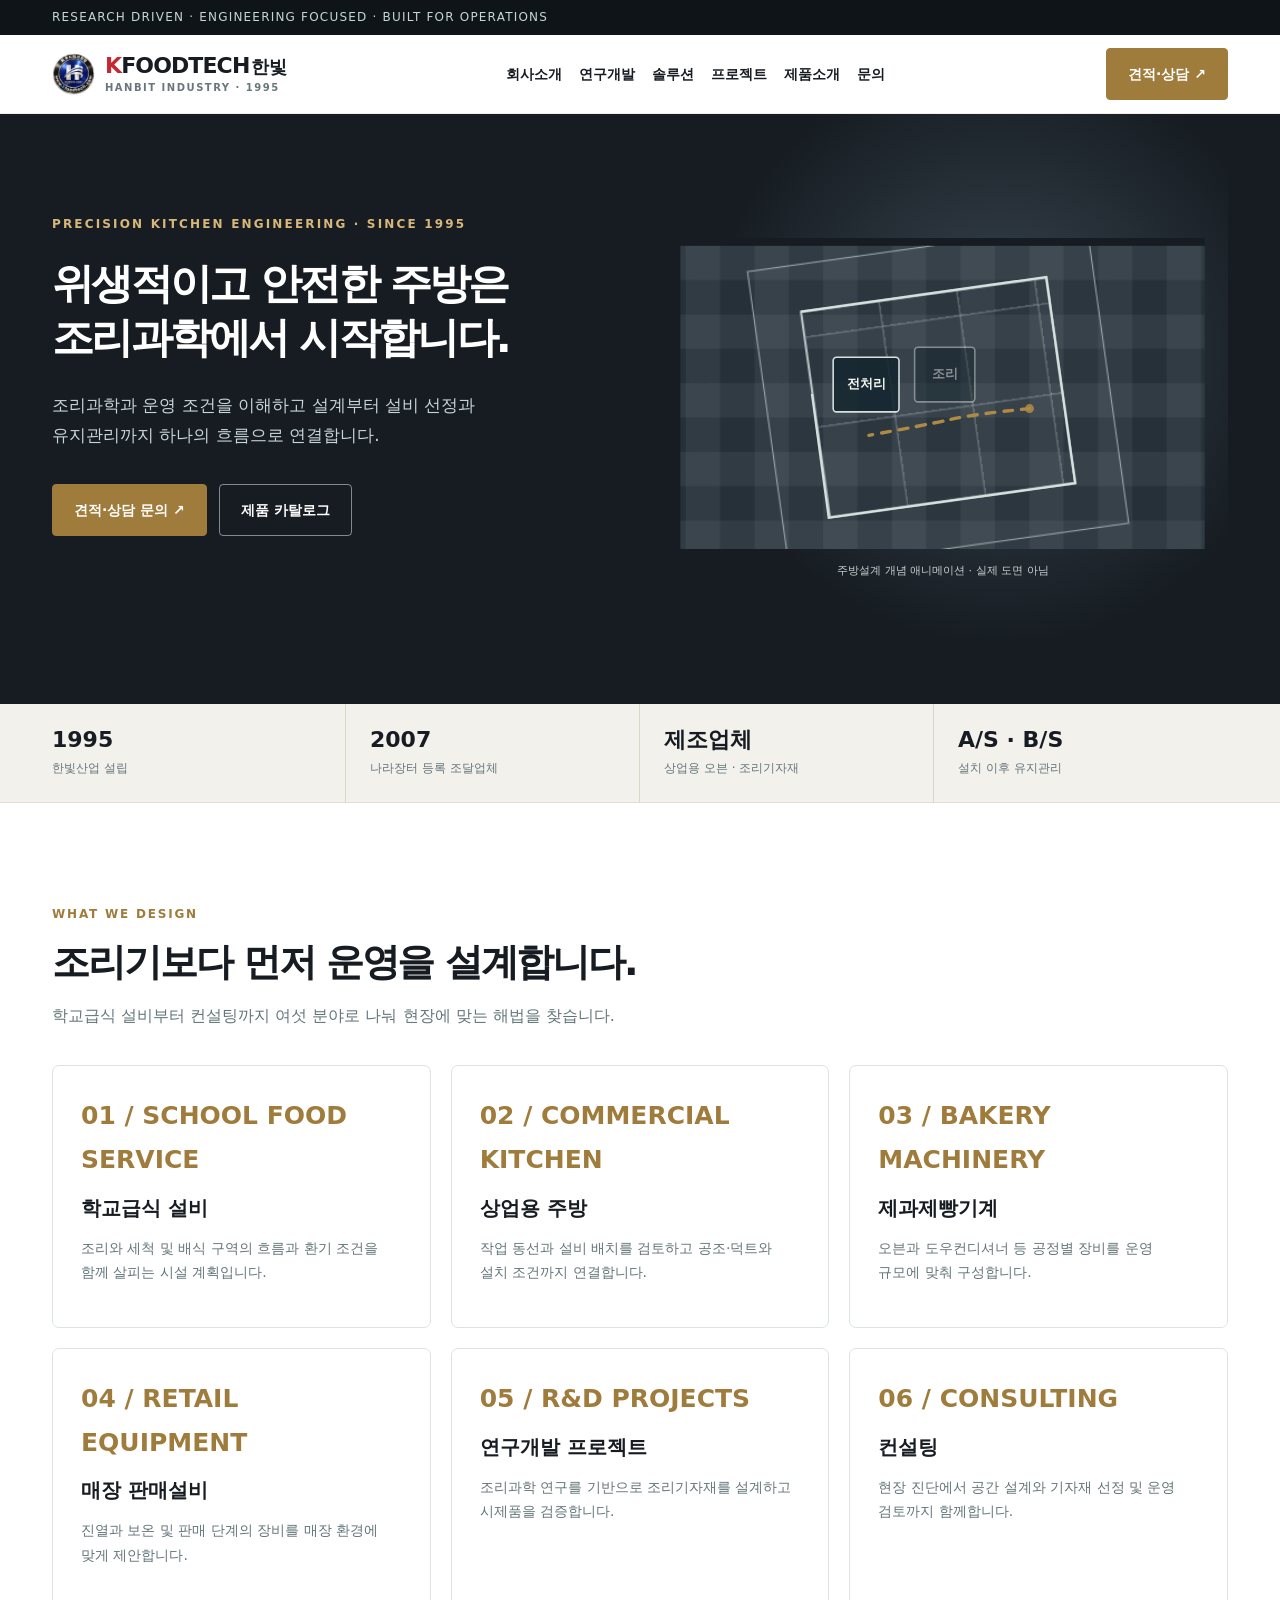
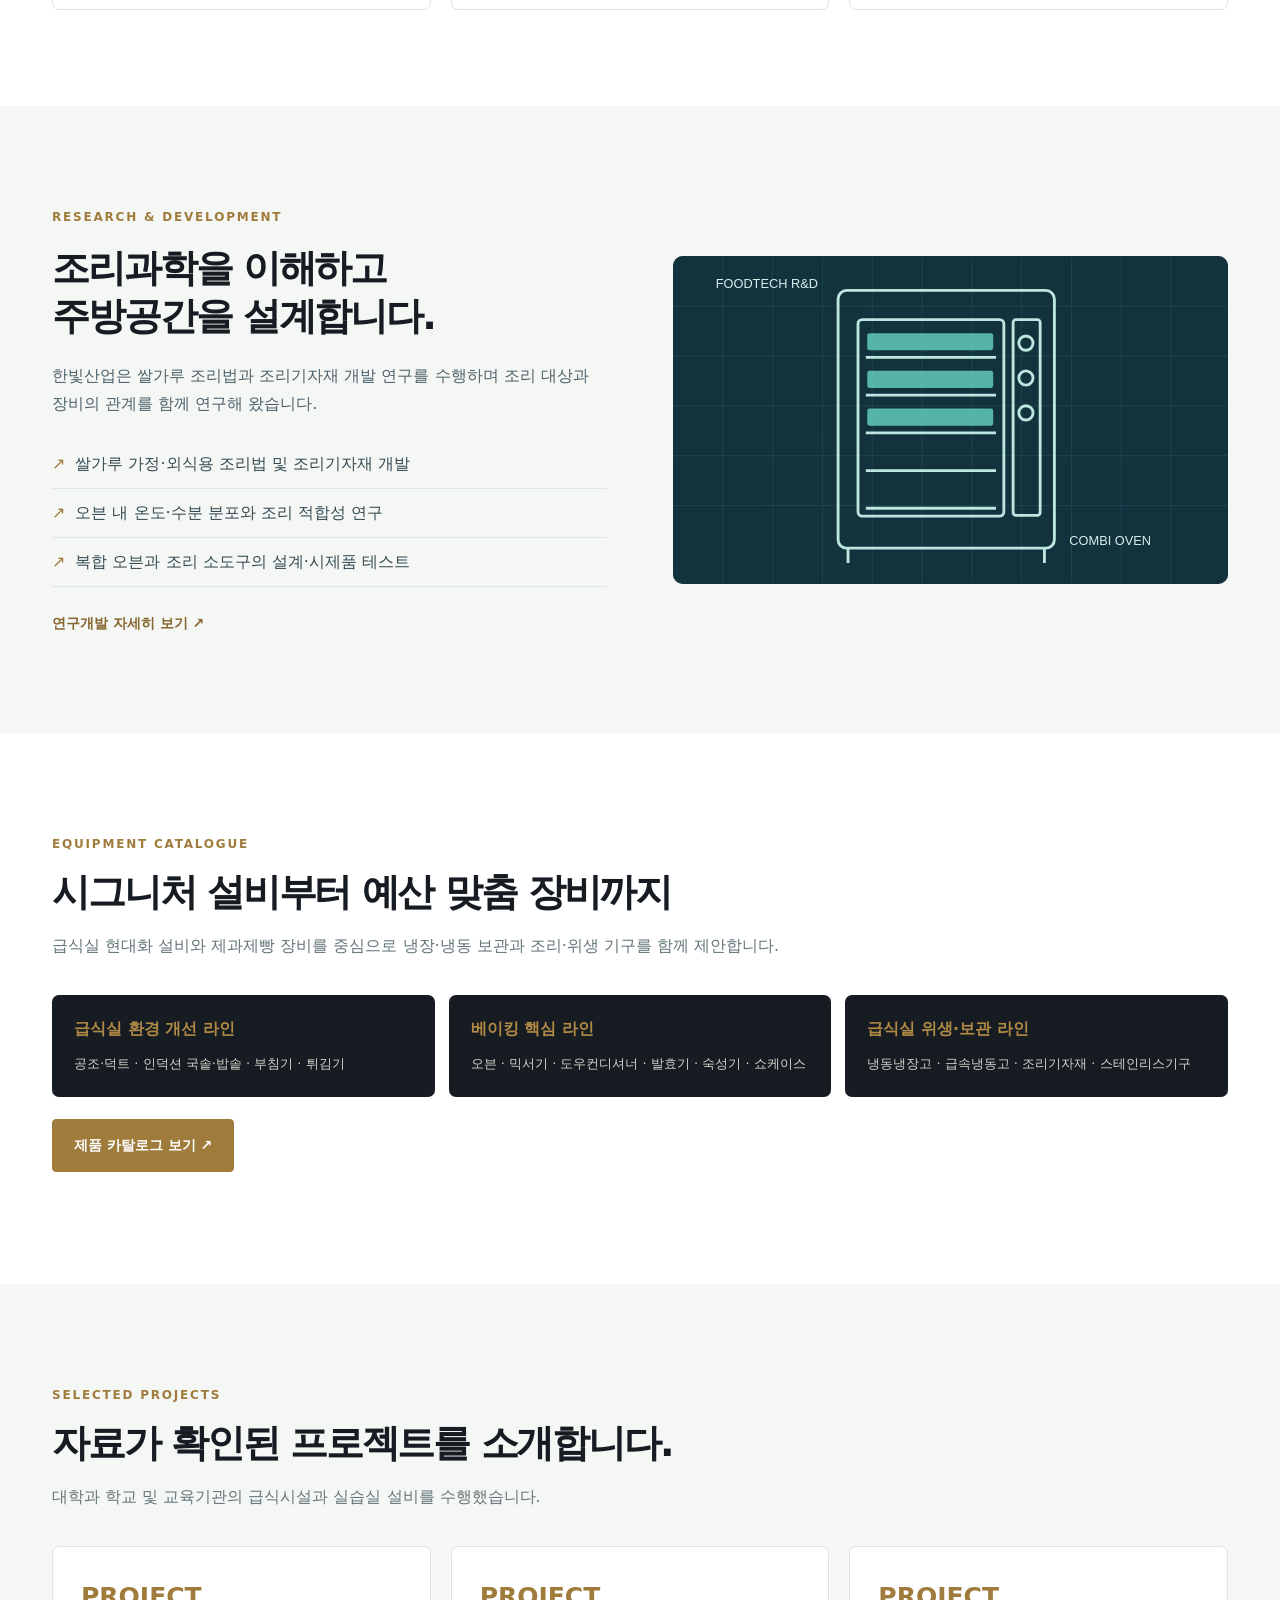
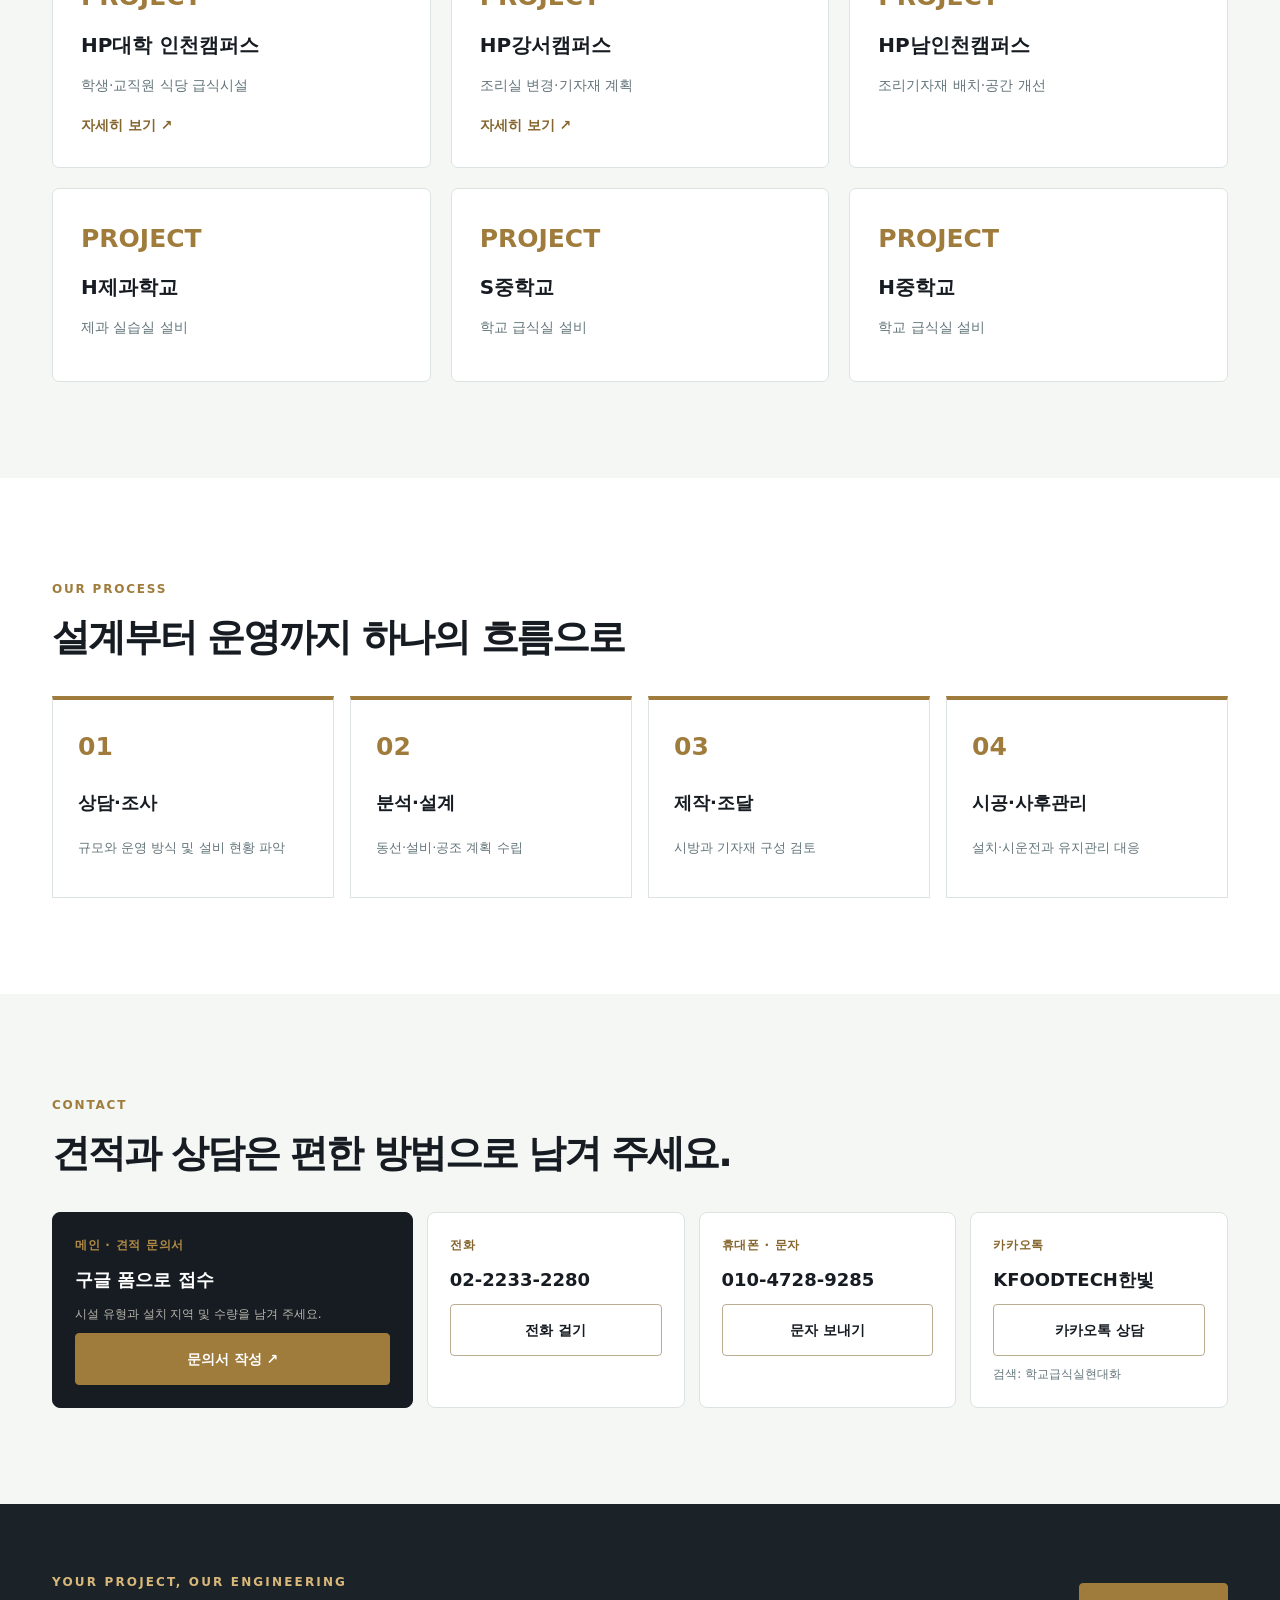
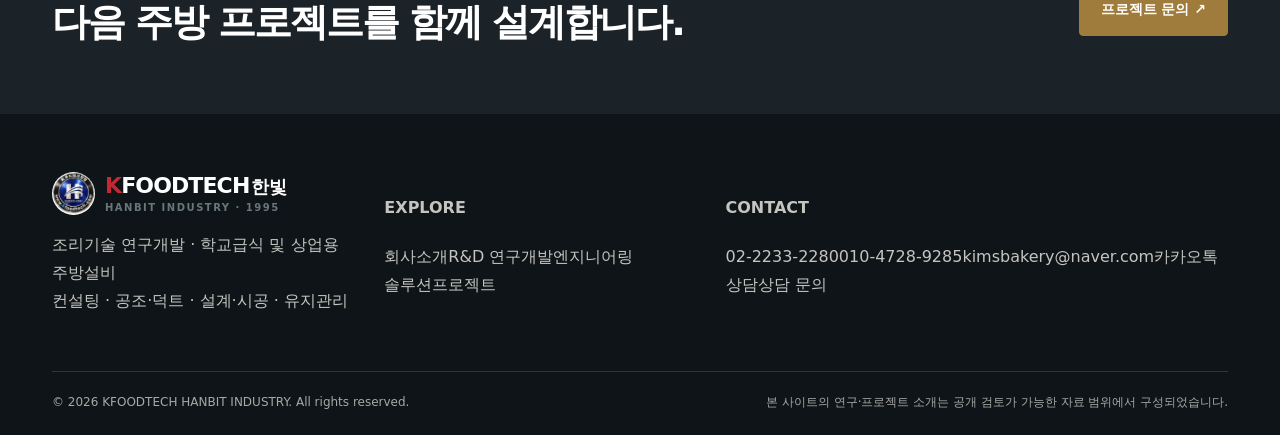
<file: index.html>
<!doctype html><html lang="ko"><head><meta charset="utf-8"><meta name="viewport" content="width=device-width,initial-scale=1"><meta name="theme-color" content="#161c22"><meta name="description" content="학교 급식실 현대화 설비(공조·덕트와 인덕션 국솥·밥솥)부터 오븐·도우컨디셔너·냉동냉장고까지. 조리과학 기반 주방 설계와 설비 견적 상담."><title>학교급식 설비·제과제빵 기계 | 나라장터 등록 KFOODTECH한빛</title><link rel="icon" href="assets/hanbit-logo.png" type="image/png"><link rel="stylesheet" href="styles.css?v=20261103b"><script defer src="script.js"></script></head><body><div class="notice"><div class="wrap">RESEARCH DRIVEN · ENGINEERING FOCUSED · BUILT FOR OPERATIONS</div></div><header class="header"><nav class="nav wrap" aria-label="주요 메뉴"><a class="brand" href="index.html"><img class="brand-mark" src="assets/hanbit-logo.png" width="43" height="43" alt="KFOODTECH한빛 로고"><span><span class="k">K</span>FOODTECH<span class="hb">한빛</span><small>HANBIT INDUSTRY · 1995</small></span></a><div class="links" id="navlinks"><a href="about.html" >회사소개</a><a href="rnd.html" >연구개발</a><a href="solutions.html" >솔루션</a><a href="projects.html" >프로젝트</a><a href="products.html">제품소개</a><a href="contact.html" >문의</a></div><a class="navcta" href="contact.html">견적·상담 ↗</a><button class="menu-btn" aria-controls="navlinks" aria-expanded="false" aria-label="메뉴 펼치기">☰</button></nav></header><main id="main"><section class="hero"><div class="wrap hero-grid"><div class="hero-text"><div class="eyebrow">PRECISION KITCHEN ENGINEERING · SINCE 1995</div><h1>위생적이고 안전한 주방은<br>조리과학에서 시작합니다.</h1><p>조리과학과 운영 조건을 이해하고 설계부터 설비 선정과<br>유지관리까지 하나의 흐름으로 연결합니다.</p><div class="actions"><a class="btn" href="contact.html">견적·상담 문의 ↗</a><a class="btn ghost" href="products.html">제품 카탈로그</a></div></div><div class="hero-visual"><figure class="plan-anim"><img src="assets/kitchen-motion.svg" alt="전처리·조리·세척 구역과 동선을 보여 주는 주방설계 개념 애니메이션"><figcaption>주방설계 개념 애니메이션 · 실제 도면 아님</figcaption></figure></div></div></section><section class="stats"><div class="wrap"><div class="stat"><strong>1995</strong><span>한빛산업 설립</span></div><div class="stat"><strong>2007</strong><span>나라장터 등록 조달업체</span></div><div class="stat"><strong>제조업체</strong><span>상업용 오븐 · 조리기자재</span></div><div class="stat"><strong>A/S · B/S</strong><span>설치 이후 유지관리</span></div></div></section><section class="section"><div class="wrap"><div class="section-title"><span class="kicker">WHAT WE DESIGN</span><h2>조리기보다 먼저 운영을 설계합니다.</h2><p>학교급식 설비부터 컨설팅까지 여섯 분야로 나눠 현장에 맞는 해법을 찾습니다.</p></div><div class="featuregrid"><a class="feature" href="solutions.html#school"><span class="num">01 / SCHOOL FOOD SERVICE</span><h3>학교급식 설비</h3><p>조리와 세척 및 배식 구역의 흐름과 환기 조건을 함께 살피는 시설 계획입니다.</p></a><a class="feature" href="solutions.html#commercial"><span class="num">02 / COMMERCIAL KITCHEN</span><h3>상업용 주방</h3><p>작업 동선과 설비 배치를 검토하고 공조·덕트와 설치 조건까지 연결합니다.</p></a><a class="feature" href="solutions.html#bakery"><span class="num">03 / BAKERY MACHINERY</span><h3>제과제빵기계</h3><p>오븐과 도우컨디셔너 등 공정별 장비를 운영 규모에 맞춰 구성합니다.</p></a><a class="feature" href="solutions.html#retail"><span class="num">04 / RETAIL EQUIPMENT</span><h3>매장 판매설비</h3><p>진열과 보온 및 판매 단계의 장비를 매장 환경에 맞게 제안합니다.</p></a><a class="feature" href="solutions.html#rnd"><span class="num">05 / R&D PROJECTS</span><h3>연구개발 프로젝트</h3><p>조리과학 연구를 기반으로 조리기자재를 설계하고 시제품을 검증합니다.</p></a><a class="feature" href="solutions.html#consulting"><span class="num">06 / CONSULTING</span><h3>컨설팅</h3><p>현장 진단에서 공간 설계와 기자재 선정 및 운영 검토까지 함께합니다.</p></a></div></div></section><section class="section soft"><div class="wrap split"><div><span class="kicker">RESEARCH & DEVELOPMENT</span><h2>조리과학을 이해하고<br>주방공간을 설계합니다.</h2><p class="text-lead">한빛산업은 쌀가루 조리법과 조리기자재 개발 연구를 수행하며 조리 대상과 장비의 관계를 함께 연구해 왔습니다.</p><ul class="bullets"><li>쌀가루 가정·외식용 조리법 및 조리기자재 개발</li><li>오븐 내 온도·수분 분포와 조리 적합성 연구</li><li>복합 오븐과 조리 소도구의 설계·시제품 테스트</li></ul><a class="more" href="rnd.html">연구개발 자세히 보기 ↗</a></div><div class="diagram"><img src="assets/oven.svg" alt="복합 오븐 연구개발 요소 개념도"></div></div></section><section class="section"><div class="wrap"><div class="section-title"><span class="kicker">EQUIPMENT CATALOGUE</span><h2>시그니처 설비부터 예산 맞춤 장비까지</h2><p>급식실 현대화 설비와 제과제빵 장비를 중심으로 냉장·냉동 보관과 조리·위생 기구를 함께 제안합니다.</p></div><div class="packages"><div class="package"><b>급식실 환경 개선 라인</b><span>공조·덕트 · 인덕션 국솥·밥솥 · 부침기 · 튀김기</span></div><div class="package"><b>베이킹 핵심 라인</b><span>오븐 · 믹서기 · 도우컨디셔너 · 발효기 · 숙성기 · 쇼케이스</span></div><div class="package"><b>급식실 위생·보관 라인</b><span>냉동냉장고 · 급속냉동고 · 조리기자재 · 스테인리스기구</span></div></div><p style="margin-top:22px"><a class="btn" href="products.html">제품 카탈로그 보기 ↗</a></p></div></section><section class="section soft"><div class="wrap"><div class="section-title"><span class="kicker">SELECTED PROJECTS</span><h2>자료가 확인된 프로젝트를 소개합니다.</h2><p>대학과 학교 및 교육기관의 급식시설과 실습실 설비를 수행했습니다.</p></div><div class="featuregrid"><a class="feature" href="projects.html#incheon"><span class="num">PROJECT</span><h3>HP대학 인천캠퍼스</h3><p>학생·교직원 식당 급식시설</p><span class="more">자세히 보기 ↗</span></a><a class="feature" href="projects.html#gangseo"><span class="num">PROJECT</span><h3>HP강서캠퍼스</h3><p>조리실 변경·기자재 계획</p><span class="more">자세히 보기 ↗</span></a><div class="feature"><span class="num">PROJECT</span><h3>HP남인천캠퍼스</h3><p>조리기자재 배치·공간 개선</p></div><div class="feature"><span class="num">PROJECT</span><h3>H제과학교</h3><p>제과 실습실 설비</p></div><div class="feature"><span class="num">PROJECT</span><h3>S중학교</h3><p>학교 급식실 설비</p></div><div class="feature"><span class="num">PROJECT</span><h3>H중학교</h3><p>학교 급식실 설비</p></div></div></div></section><section class="section"><div class="wrap"><div class="section-title"><span class="kicker">OUR PROCESS</span><h2>설계부터 운영까지 하나의 흐름으로</h2></div><div class="steps"><div class="step"><div class="n">01</div><h3>상담·조사</h3><p>규모와 운영 방식 및 설비 현황 파악</p></div><div class="step"><div class="n">02</div><h3>분석·설계</h3><p>동선·설비·공조 계획 수립</p></div><div class="step"><div class="n">03</div><h3>제작·조달</h3><p>시방과 기자재 구성 검토</p></div><div class="step"><div class="n">04</div><h3>시공·사후관리</h3><p>설치·시운전과 유지관리 대응</p></div></div></div></section><section class="section soft" id="contact"><div class="wrap"><div class="section-title"><span class="kicker">CONTACT</span><h2>견적과 상담은 편한 방법으로 남겨 주세요.</h2></div><div class="channels"><div class="channel main"><b>메인 · 견적 문의서</b><strong>구글 폼으로 접수</strong><small>시설 유형과 설치 지역 및 수량을 남겨 주세요.</small><a class="btn" href="https://docs.google.com/forms/d/e/1FAIpQLScyhEostT-k2H9TtkbN9D1aw6znj-16dAzOVldhvWlVK_r4iw/viewform" target="_blank" rel="noopener">문의서 작성 ↗</a></div><div class="channel"><b>전화</b><strong>02-2233-2280</strong><a class="btn outline" href="tel:0222332280">전화 걸기</a></div><div class="channel"><b>휴대폰 · 문자</b><strong>010-4728-9285</strong><a class="btn outline" href="sms:01047289285">문자 보내기</a></div><div class="channel"><b>카카오톡</b><strong>KFOODTECH한빛</strong><a class="btn outline" href="http://pf.kakao.com/_vTyWX/chat" target="_blank" rel="noopener">카카오톡 상담</a><small>검색: 학교급식실현대화</small></div></div></div></section></main><section class="cta-strip"><div class="wrap"><div><div class="eyebrow" style="color:#d8b77a">YOUR PROJECT, OUR ENGINEERING</div><h2>다음 주방 프로젝트를 함께 설계합니다.</h2></div><a class="btn" href="contact.html">프로젝트 문의 ↗</a></div></section><footer class="footer"><div class="wrap"><div class="footer-top"><div><a class="brand" href="index.html"><img class="brand-mark" src="assets/hanbit-logo.png" width="43" height="43" alt="KFOODTECH한빛 로고"><span><span class="k">K</span>FOODTECH<span class="hb">한빛</span><small>HANBIT INDUSTRY · 1995</small></span></a><p>조리기술 연구개발 · 학교급식 및 상업용 주방설비<br>컨설팅 · 공조·덕트 · 설계·시공 · 유지관리</p></div><div><h4>EXPLORE</h4><a href="about.html">회사소개</a><a href="rnd.html">R&D 연구개발</a><a href="solutions.html">엔지니어링 솔루션</a><a href="projects.html">프로젝트</a></div><div><h4>CONTACT</h4><a href="tel:0222332280">02-2233-2280</a><a href="tel:01047289285">010-4728-9285</a><a href="mailto:kimsbakery@naver.com">kimsbakery@naver.com</a><a href="http://pf.kakao.com/_vTyWX/chat" target="_blank" rel="noopener">카카오톡 상담</a><a href="contact.html">상담 문의</a></div></div><div class="footer-bottom"><span>© <span data-year>2026</span> KFOODTECH HANBIT INDUSTRY. All rights reserved.</span><span>본 사이트의 연구·프로젝트 소개는 공개 검토가 가능한 자료 범위에서 구성되었습니다.</span></div></div></footer><nav class="mobile-contact" aria-label="빠른 문의"><a href="https://docs.google.com/forms/d/e/1FAIpQLScyhEostT-k2H9TtkbN9D1aw6znj-16dAzOVldhvWlVK_r4iw/viewform" target="_blank" rel="noopener">문의서</a><a href="tel:0222332280">전화</a><a href="sms:01047289285">문자</a><a href="http://pf.kakao.com/_vTyWX/chat" target="_blank" rel="noopener">카카오톡</a></nav></body></html>
</file>
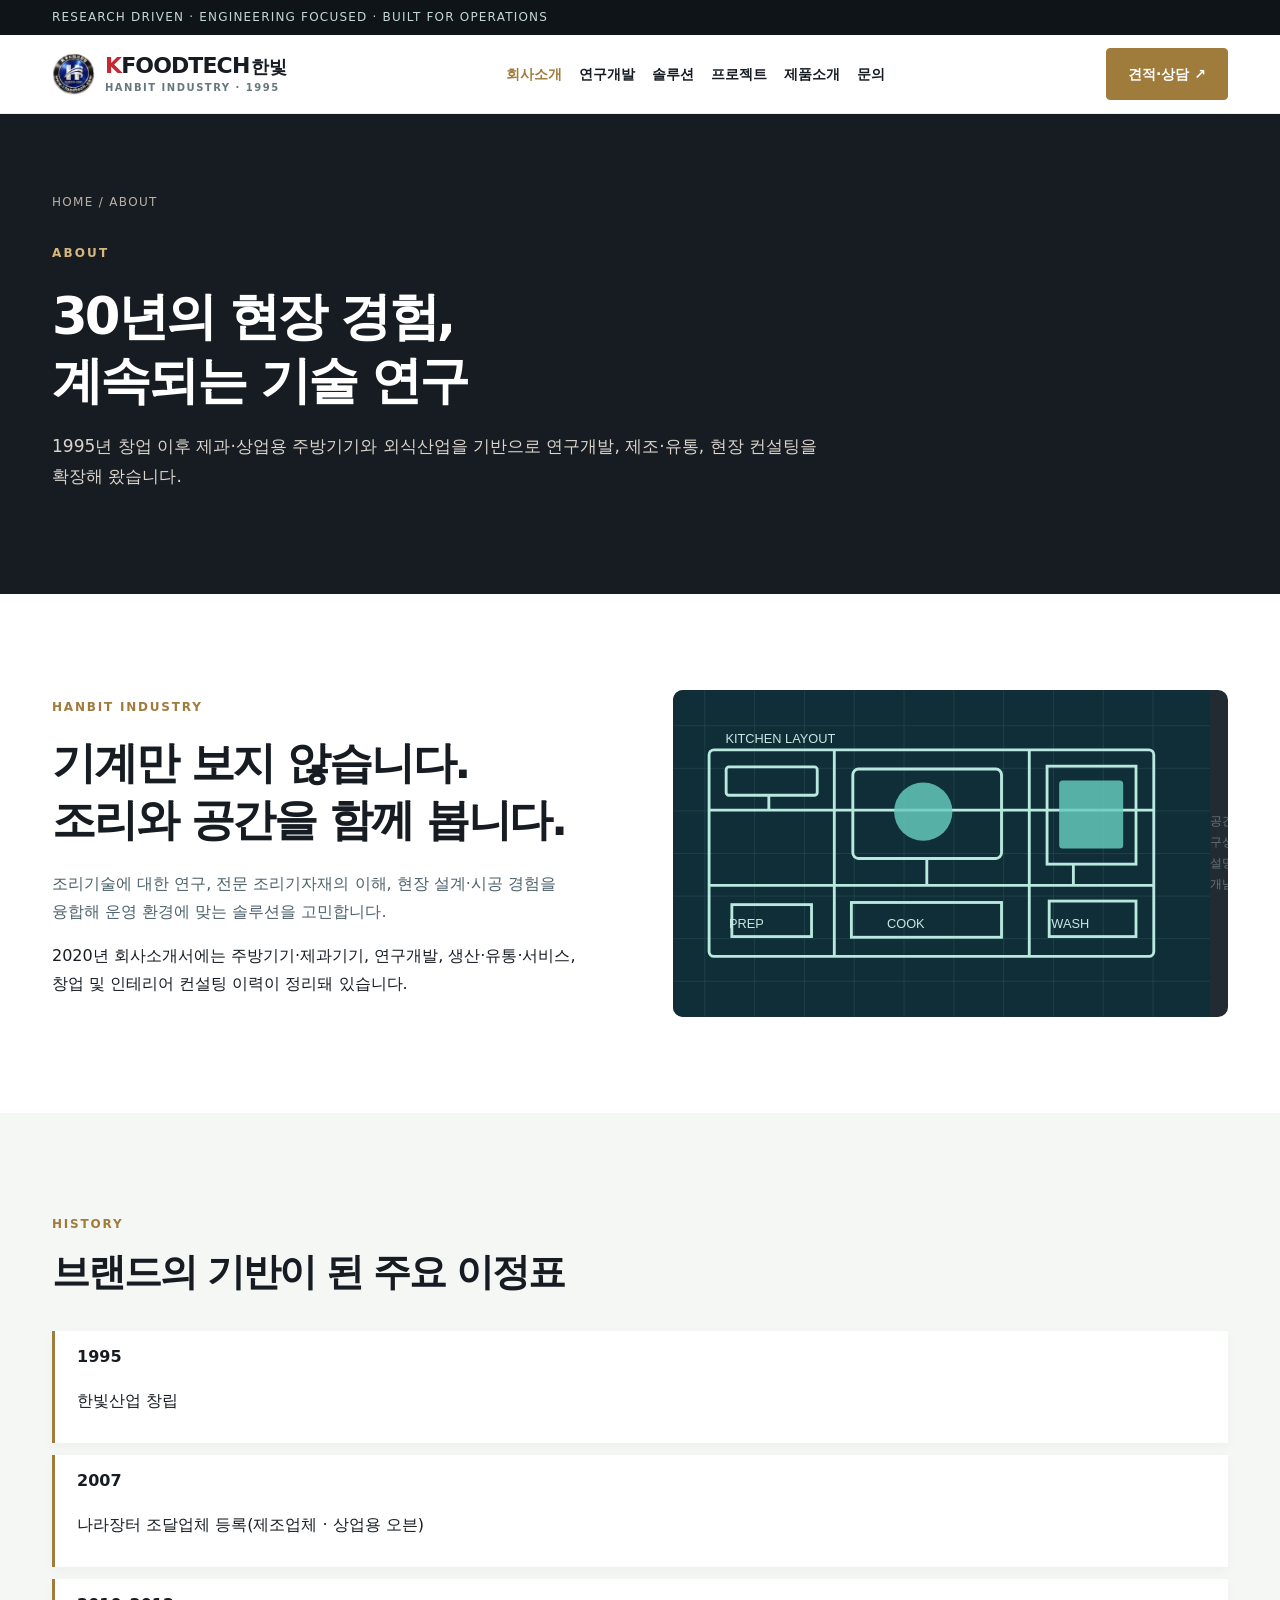
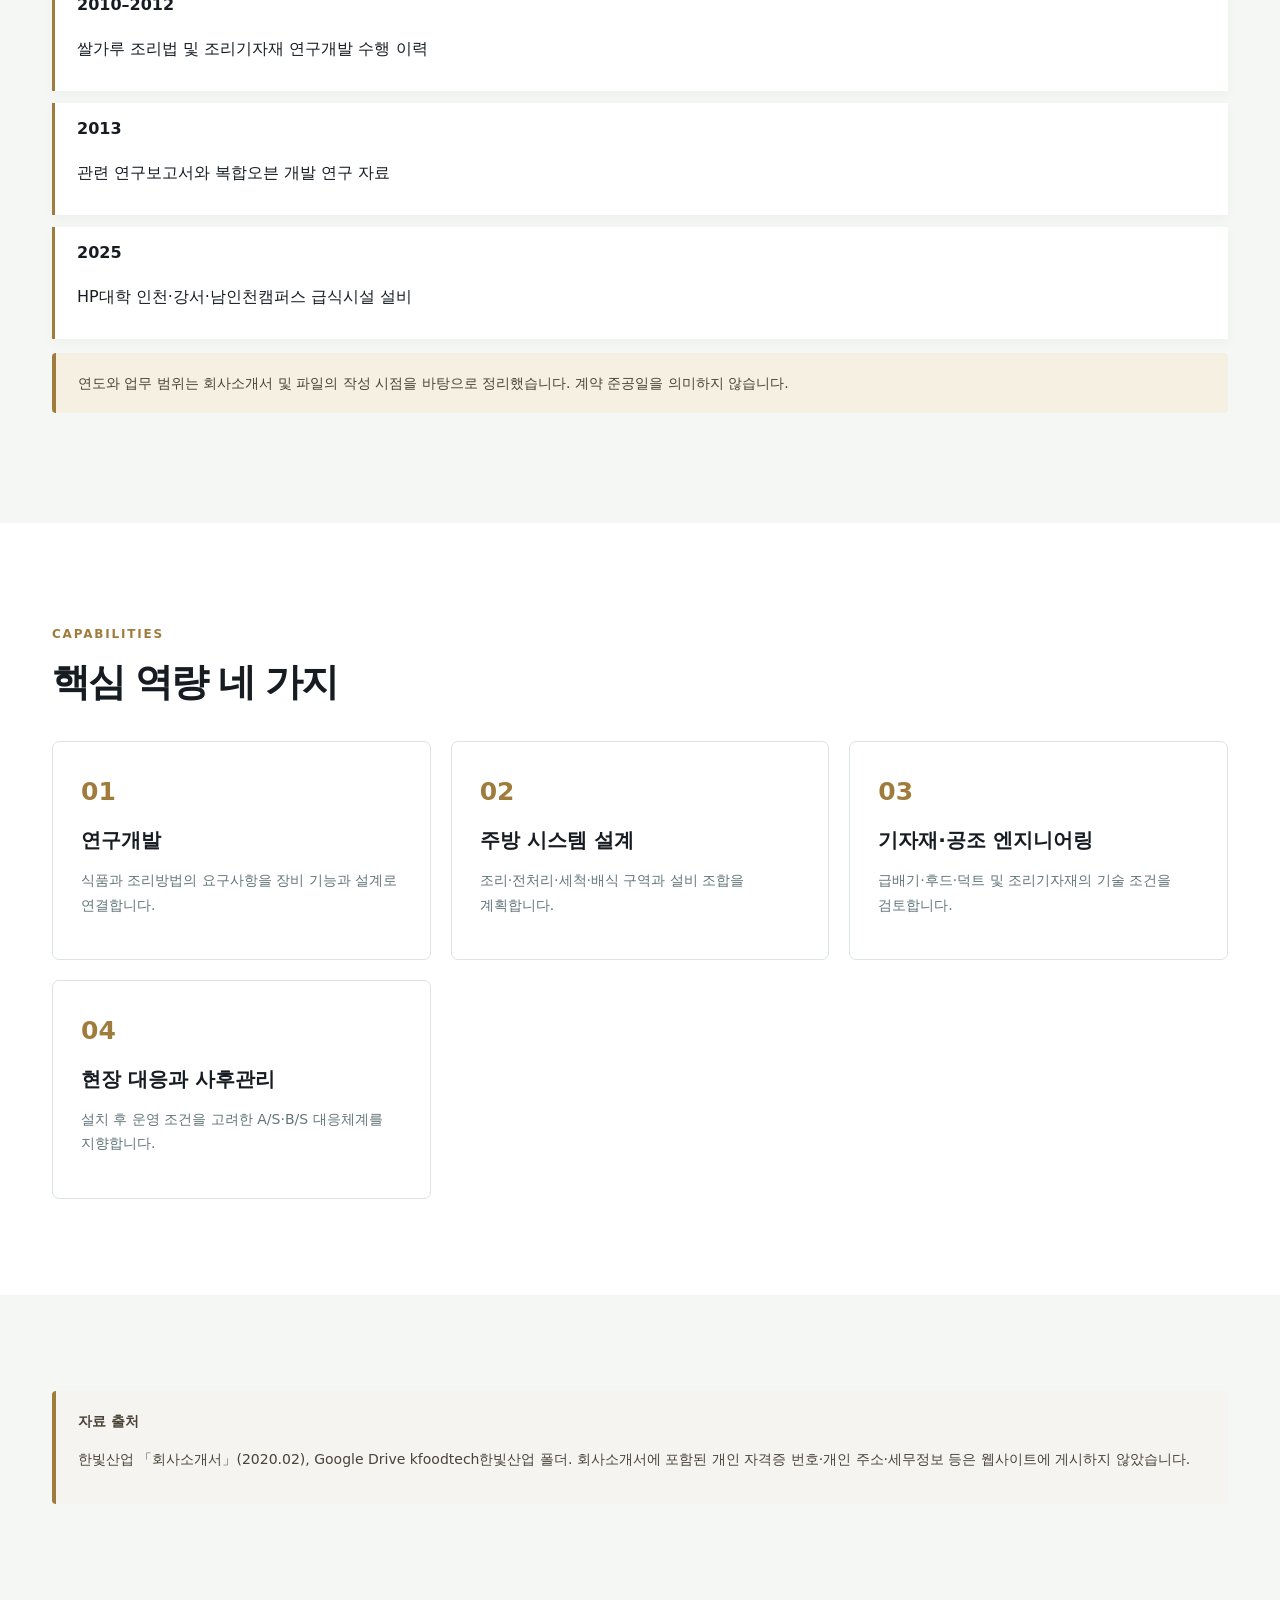
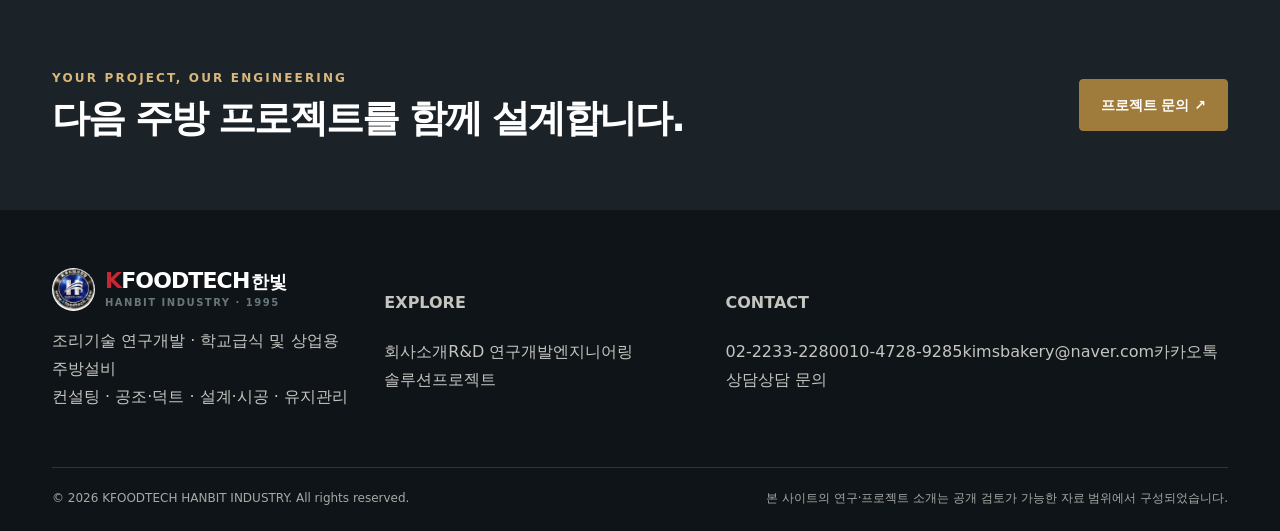
<file: about.html>
<!doctype html><html lang="ko"><head><meta charset="utf-8"><meta name="viewport" content="width=device-width,initial-scale=1"><meta name="theme-color" content="#161c22"><meta name="description" content="KFOODTECH한빛 — 나라장터 등록 조달업체. 학교급식·상업용 주방설비와 제과제빵 기계 및 공조·덕트 설계·시공과 사후관리"><title>회사소개 | KFOODTECH한빛</title><link rel="icon" href="assets/hanbit-logo.png" type="image/png"><link rel="stylesheet" href="styles.css?v=20261103b"><script defer src="script.js"></script></head><body><div class="notice"><div class="wrap">RESEARCH DRIVEN · ENGINEERING FOCUSED · BUILT FOR OPERATIONS</div></div><header class="header"><nav class="nav wrap" aria-label="주요 메뉴"><a class="brand" href="index.html"><img class="brand-mark" src="assets/hanbit-logo.png" width="43" height="43" alt="KFOODTECH한빛 로고"><span><span class="k">K</span>FOODTECH<span class="hb">한빛</span><small>HANBIT INDUSTRY · 1995</small></span></a><div class="links" id="navlinks"><a href="about.html" aria-current=page>회사소개</a><a href="rnd.html" >연구개발</a><a href="solutions.html" >솔루션</a><a href="projects.html" >프로젝트</a><a href="products.html">제품소개</a><a href="contact.html" >문의</a></div><a class="navcta" href="contact.html">견적·상담 ↗</a><button class="menu-btn" aria-controls="navlinks" aria-expanded="false" aria-label="메뉴 펼치기">☰</button></nav></header><main id="main"><section class="pagehero"><div class="wrap"><div class="crumb">HOME / ABOUT</div><div class="eyebrow" style="color:#d8b77a;margin-top:30px">ABOUT</div><h1>30년의 현장 경험,<br>계속되는 기술 연구</h1><p>1995년 창업 이후 제과·상업용 주방기기와 외식산업을 기반으로 연구개발, 제조·유통, 현장 컨설팅을 확장해 왔습니다.</p></div></section><section class="section"><div class="wrap"><div class="split"><div><span class="kicker">HANBIT INDUSTRY</span><h2 style="font-size:44px;line-height:1.3;letter-spacing:-.05em">기계만 보지 않습니다.<br>조리와 공간을 함께 봅니다.</h2><p class="text-lead">조리기술에 대한 연구, 전문 조리기자재의 이해, 현장 설계·시공 경험을 융합해 운영 환경에 맞는 솔루션을 고민합니다.</p><p>2020년 회사소개서에는 주방기기·제과기기, 연구개발, 생산·유통·서비스, 창업 및 인테리어 컨설팅 이력이 정리돼 있습니다.</p></div><div class="diagram"><img src="assets/kitchen.svg" alt="주방 공간 설계 개념도"><p class="caption">공간 구성 설명용 개념도</p></div></div></div></section><section class="section soft"><div class="wrap"><div class="section-title"><div><span class="kicker">HISTORY</span><h2>브랜드의 기반이 된 주요 이정표</h2></div><p></p></div><div class="timeline"><div><b>1995</b><p>한빛산업 창립</p></div><div><b>2007</b><p>나라장터 조달업체 등록(제조업체 · 상업용 오븐)</p></div><div><b>2010–2012</b><p>쌀가루 조리법 및 조리기자재 연구개발 수행 이력</p></div><div><b>2013</b><p>관련 연구보고서와 복합오븐 개발 연구 자료</p></div><div><b>2025</b><p>HP대학 인천·강서·남인천캠퍼스 급식시설 설비</p></div></div><p class="alert">연도와 업무 범위는 회사소개서 및 파일의 작성 시점을 바탕으로 정리했습니다. 계약 준공일을 의미하지 않습니다.</p></div></section><section class="section"><div class="wrap"><div class="section-title"><div><span class="kicker">CAPABILITIES</span><h2>핵심 역량 네 가지</h2></div><p></p></div><div class="featuregrid"><div class="feature"><span class="num">01</span><h3>연구개발</h3><p>식품과 조리방법의 요구사항을 장비 기능과 설계로 연결합니다.</p></div><div class="feature"><span class="num">02</span><h3>주방 시스템 설계</h3><p>조리·전처리·세척·배식 구역과 설비 조합을 계획합니다.</p></div><div class="feature"><span class="num">03</span><h3>기자재·공조 엔지니어링</h3><p>급배기·후드·덕트 및 조리기자재의 기술 조건을 검토합니다.</p></div><div class="feature"><span class="num">04</span><h3>현장 대응과 사후관리</h3><p>설치 후 운영 조건을 고려한 A/S·B/S 대응체계를 지향합니다.</p></div></div></div></section><section class="section soft"><div class="wrap"><div class="refbox"><b>자료 출처</b><p>한빛산업 「회사소개서」(2020.02), Google Drive kfoodtech한빛산업 폴더. 회사소개서에 포함된 개인 자격증 번호·개인 주소·세무정보 등은 웹사이트에 게시하지 않았습니다.</p></div></div></section></main><section class="cta-strip"><div class="wrap"><div><div class="eyebrow" style="color:#d8b77a">YOUR PROJECT, OUR ENGINEERING</div><h2>다음 주방 프로젝트를 함께 설계합니다.</h2></div><a class="btn" href="contact.html">프로젝트 문의 ↗</a></div></section><footer class="footer"><div class="wrap"><div class="footer-top"><div><a class="brand" href="index.html"><img class="brand-mark" src="assets/hanbit-logo.png" width="43" height="43" alt="KFOODTECH한빛 로고"><span><span class="k">K</span>FOODTECH<span class="hb">한빛</span><small>HANBIT INDUSTRY · 1995</small></span></a><p>조리기술 연구개발 · 학교급식 및 상업용 주방설비<br>컨설팅 · 공조·덕트 · 설계·시공 · 유지관리</p></div><div><h4>EXPLORE</h4><a href="about.html">회사소개</a><a href="rnd.html">R&D 연구개발</a><a href="solutions.html">엔지니어링 솔루션</a><a href="projects.html">프로젝트</a></div><div><h4>CONTACT</h4><a href="tel:0222332280">02-2233-2280</a><a href="tel:01047289285">010-4728-9285</a><a href="mailto:kimsbakery@naver.com">kimsbakery@naver.com</a><a href="http://pf.kakao.com/_vTyWX/chat" target="_blank" rel="noopener">카카오톡 상담</a><a href="contact.html">상담 문의</a></div></div><div class="footer-bottom"><span>© <span data-year>2026</span> KFOODTECH HANBIT INDUSTRY. All rights reserved.</span><span>본 사이트의 연구·프로젝트 소개는 공개 검토가 가능한 자료 범위에서 구성되었습니다.</span></div></div></footer><nav class="mobile-contact" aria-label="빠른 문의"><a href="https://docs.google.com/forms/d/e/1FAIpQLScyhEostT-k2H9TtkbN9D1aw6znj-16dAzOVldhvWlVK_r4iw/viewform" target="_blank" rel="noopener">문의서</a><a href="tel:0222332280">전화</a><a href="sms:01047289285">문자</a><a href="http://pf.kakao.com/_vTyWX/chat" target="_blank" rel="noopener">카카오톡</a></nav></body></html>
</file>
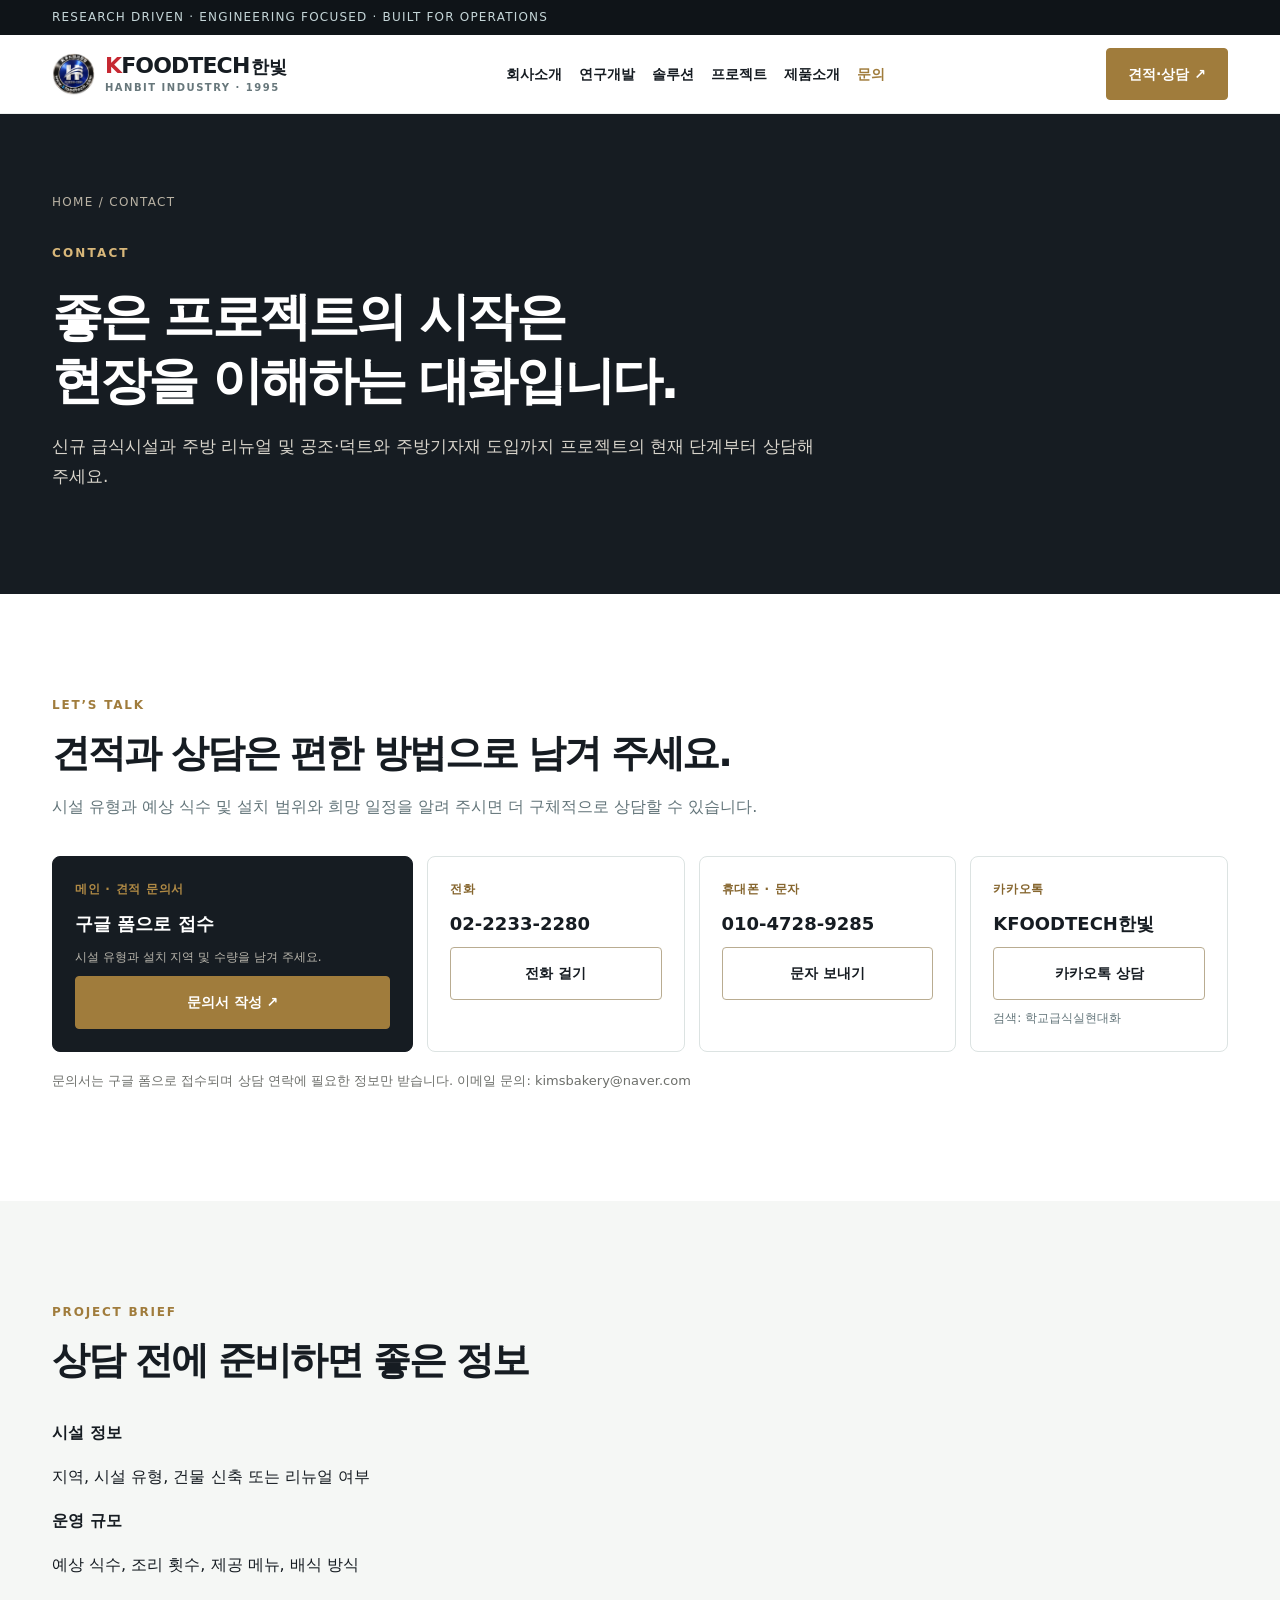
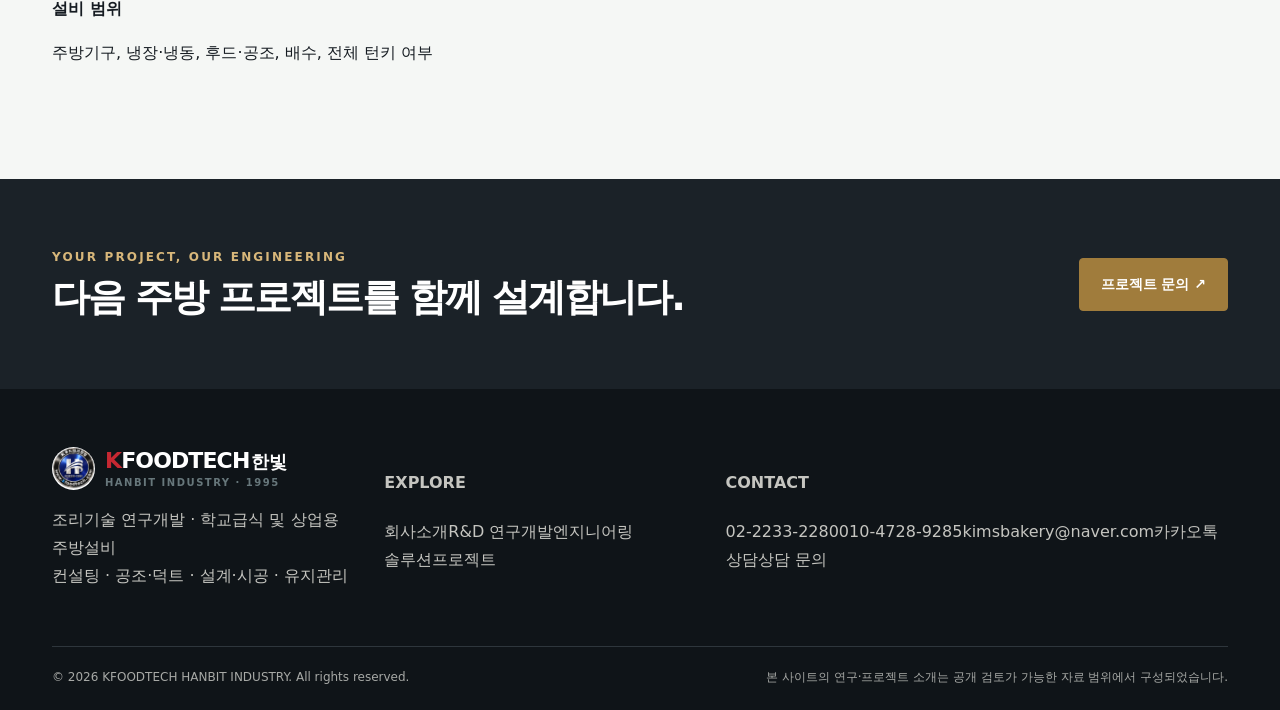
<file: contact.html>
<!doctype html><html lang="ko"><head><meta charset="utf-8"><meta name="viewport" content="width=device-width,initial-scale=1"><meta name="theme-color" content="#161c22"><meta name="description" content="KFOODTECH한빛 — 나라장터 등록 조달업체. 학교급식·상업용 주방설비와 제과제빵 기계 및 공조·덕트 설계·시공과 사후관리"><title>견적·상담 문의 | KFOODTECH한빛</title><link rel="icon" href="assets/hanbit-logo.png" type="image/png"><link rel="stylesheet" href="styles.css?v=20261103b"><script defer src="script.js"></script></head><body><div class="notice"><div class="wrap">RESEARCH DRIVEN · ENGINEERING FOCUSED · BUILT FOR OPERATIONS</div></div><header class="header"><nav class="nav wrap" aria-label="주요 메뉴"><a class="brand" href="index.html"><img class="brand-mark" src="assets/hanbit-logo.png" width="43" height="43" alt="KFOODTECH한빛 로고"><span><span class="k">K</span>FOODTECH<span class="hb">한빛</span><small>HANBIT INDUSTRY · 1995</small></span></a><div class="links" id="navlinks"><a href="about.html" >회사소개</a><a href="rnd.html" >연구개발</a><a href="solutions.html" >솔루션</a><a href="projects.html" >프로젝트</a><a href="products.html">제품소개</a><a href="contact.html" aria-current=page>문의</a></div><a class="navcta" href="contact.html">견적·상담 ↗</a><button class="menu-btn" aria-controls="navlinks" aria-expanded="false" aria-label="메뉴 펼치기">☰</button></nav></header><main id="main"><section class="pagehero"><div class="wrap"><div class="crumb">HOME / CONTACT</div><div class="eyebrow" style="color:#d8b77a;margin-top:30px">CONTACT</div><h1>좋은 프로젝트의 시작은<br>현장을 이해하는 대화입니다.</h1><p>신규 급식시설과 주방 리뉴얼 및 공조·덕트와 주방기자재 도입까지 프로젝트의 현재 단계부터 상담해 주세요.</p></div></section><section class="section"><div class="wrap"><div class="section-title"><span class="kicker">LET’S TALK</span><h2>견적과 상담은 편한 방법으로 남겨 주세요.</h2><p>시설 유형과 예상 식수 및 설치 범위와 희망 일정을 알려 주시면 더 구체적으로 상담할 수 있습니다.</p></div><div class="channels"><div class="channel main"><b>메인 · 견적 문의서</b><strong>구글 폼으로 접수</strong><small>시설 유형과 설치 지역 및 수량을 남겨 주세요.</small><a class="btn" href="https://docs.google.com/forms/d/e/1FAIpQLScyhEostT-k2H9TtkbN9D1aw6znj-16dAzOVldhvWlVK_r4iw/viewform" target="_blank" rel="noopener">문의서 작성 ↗</a></div><div class="channel"><b>전화</b><strong>02-2233-2280</strong><a class="btn outline" href="tel:0222332280">전화 걸기</a></div><div class="channel"><b>휴대폰 · 문자</b><strong>010-4728-9285</strong><a class="btn outline" href="sms:01047289285">문자 보내기</a></div><div class="channel"><b>카카오톡</b><strong>KFOODTECH한빛</strong><a class="btn outline" href="http://pf.kakao.com/_vTyWX/chat" target="_blank" rel="noopener">카카오톡 상담</a><small>검색: 학교급식실현대화</small></div></div><p class="small" style="margin-top:18px">문의서는 구글 폼으로 접수되며 상담 연락에 필요한 정보만 받습니다. 이메일 문의: <a href="mailto:kimsbakery@naver.com">kimsbakery@naver.com</a></p></div></section><section class="section soft"><div class="wrap"><div class="section-title"><div><span class="kicker">PROJECT BRIEF</span><h2>상담 전에 준비하면 좋은 정보</h2></div><p></p></div><div class="detail-list"><article><strong>시설 정보</strong><p>지역, 시설 유형, 건물 신축 또는 리뉴얼 여부</p></article><article><strong>운영 규모</strong><p>예상 식수, 조리 횟수, 제공 메뉴, 배식 방식</p></article><article><strong>설비 범위</strong><p>주방기구, 냉장·냉동, 후드·공조, 배수, 전체 턴키 여부</p></article></div></div></section></main><section class="cta-strip"><div class="wrap"><div><div class="eyebrow" style="color:#d8b77a">YOUR PROJECT, OUR ENGINEERING</div><h2>다음 주방 프로젝트를 함께 설계합니다.</h2></div><a class="btn" href="contact.html">프로젝트 문의 ↗</a></div></section><footer class="footer"><div class="wrap"><div class="footer-top"><div><a class="brand" href="index.html"><img class="brand-mark" src="assets/hanbit-logo.png" width="43" height="43" alt="KFOODTECH한빛 로고"><span><span class="k">K</span>FOODTECH<span class="hb">한빛</span><small>HANBIT INDUSTRY · 1995</small></span></a><p>조리기술 연구개발 · 학교급식 및 상업용 주방설비<br>컨설팅 · 공조·덕트 · 설계·시공 · 유지관리</p></div><div><h4>EXPLORE</h4><a href="about.html">회사소개</a><a href="rnd.html">R&D 연구개발</a><a href="solutions.html">엔지니어링 솔루션</a><a href="projects.html">프로젝트</a></div><div><h4>CONTACT</h4><a href="tel:0222332280">02-2233-2280</a><a href="tel:01047289285">010-4728-9285</a><a href="mailto:kimsbakery@naver.com">kimsbakery@naver.com</a><a href="http://pf.kakao.com/_vTyWX/chat" target="_blank" rel="noopener">카카오톡 상담</a><a href="contact.html">상담 문의</a></div></div><div class="footer-bottom"><span>© <span data-year>2026</span> KFOODTECH HANBIT INDUSTRY. All rights reserved.</span><span>본 사이트의 연구·프로젝트 소개는 공개 검토가 가능한 자료 범위에서 구성되었습니다.</span></div></div></footer><nav class="mobile-contact" aria-label="빠른 문의"><a href="https://docs.google.com/forms/d/e/1FAIpQLScyhEostT-k2H9TtkbN9D1aw6znj-16dAzOVldhvWlVK_r4iw/viewform" target="_blank" rel="noopener">문의서</a><a href="tel:0222332280">전화</a><a href="sms:01047289285">문자</a><a href="http://pf.kakao.com/_vTyWX/chat" target="_blank" rel="noopener">카카오톡</a></nav></body></html>
</file>
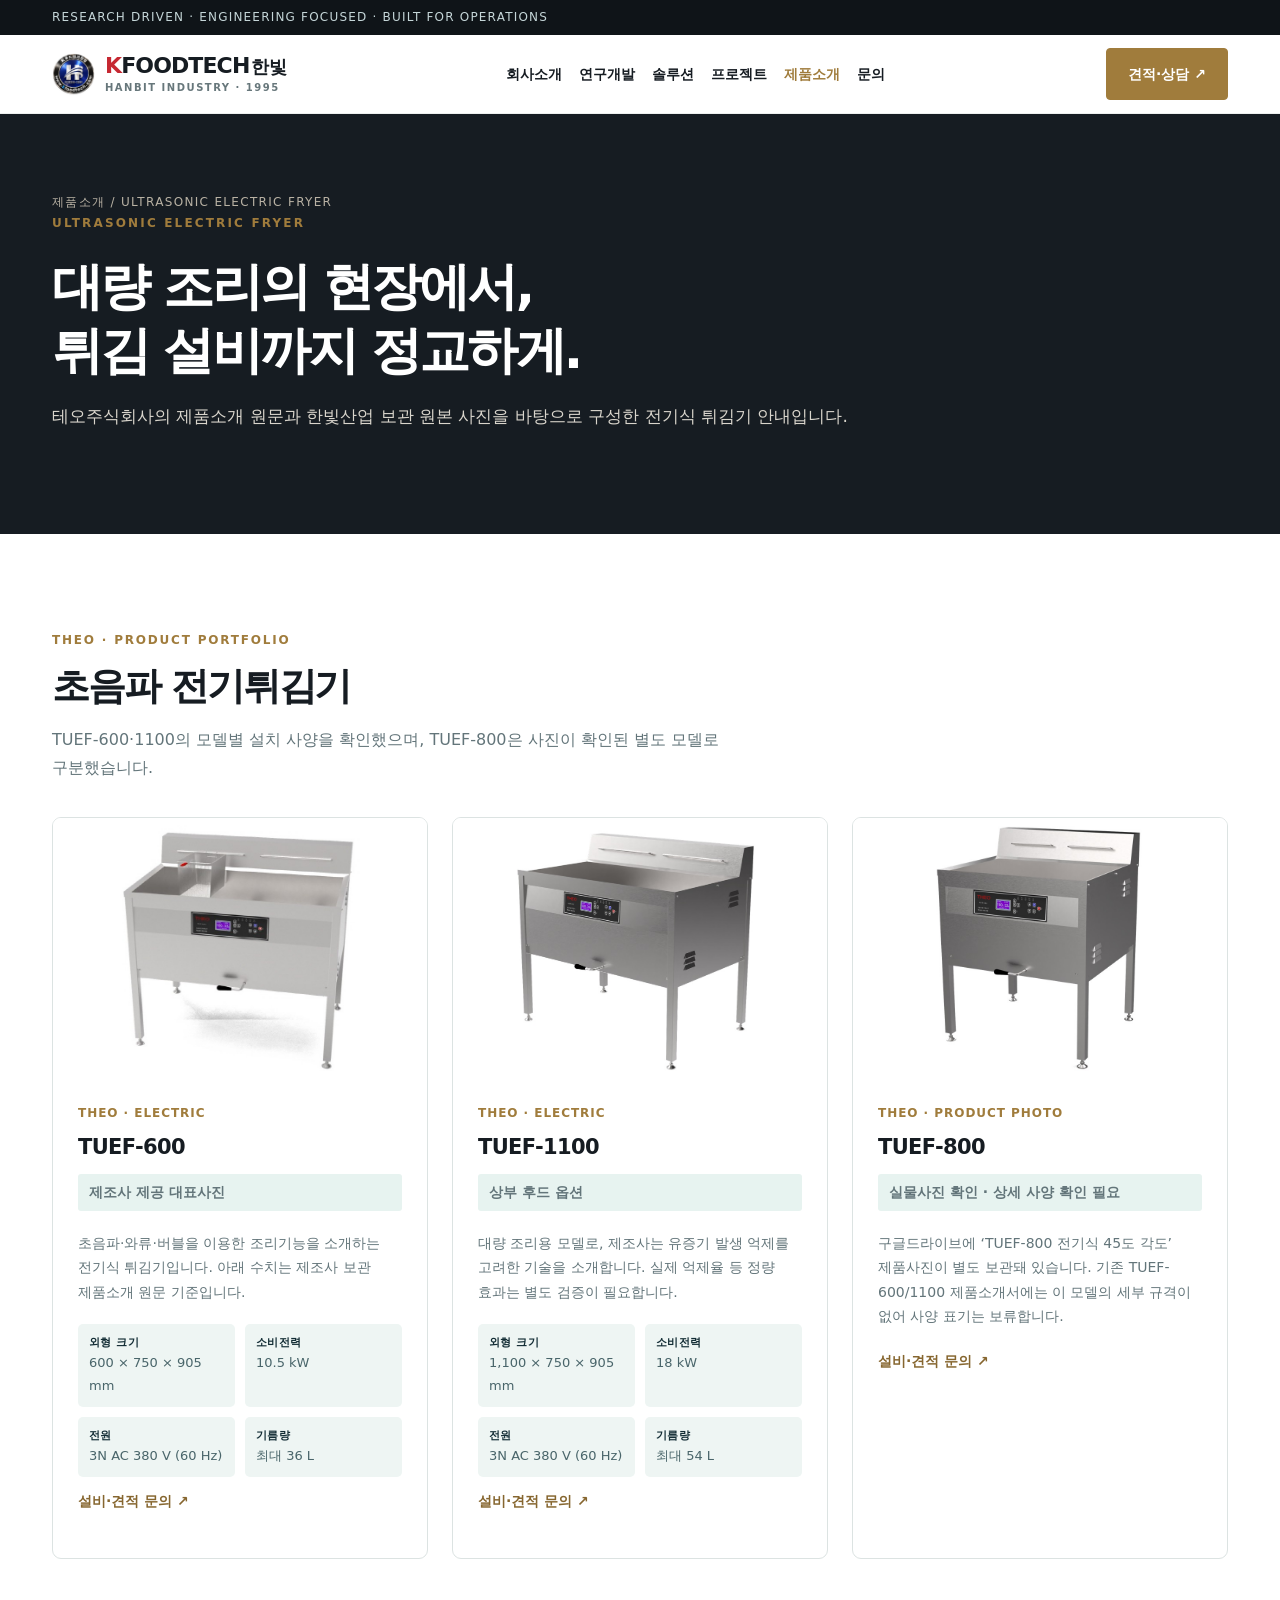
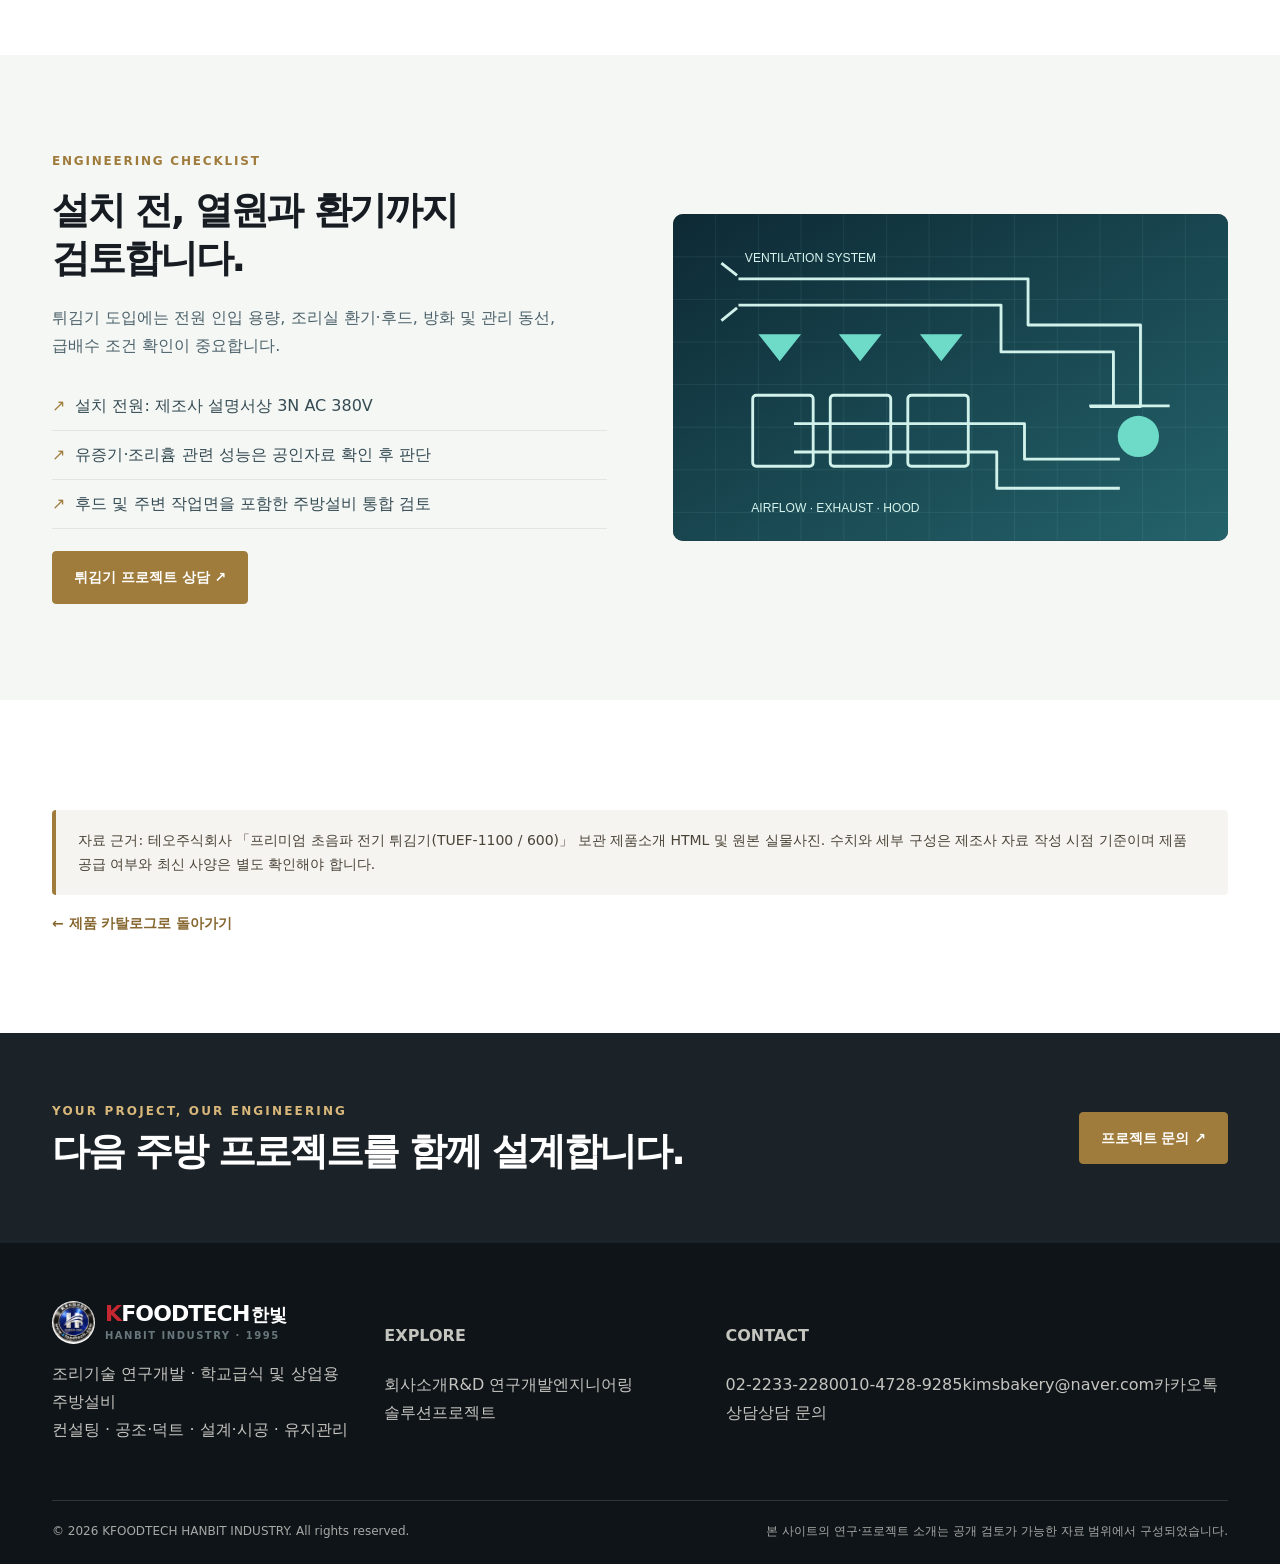
<file: fryers.html>
<!doctype html><html lang="ko"><head><meta charset="utf-8"><meta name="viewport" content="width=device-width,initial-scale=1"><meta name="theme-color" content="#161c22"><title>초음파 전기튀김기 | KFOODTECH한빛</title><meta name="description" content="테오주방 초음파 전기 튀김기 TUEF-600, TUEF-800, TUEF-1100 제품사진 및 사양"><link rel="icon" href="assets/hanbit-logo.png" type="image/png"><link rel="stylesheet" href="styles.css?v=20261103b"><script defer src="script.js"></script><style>.product-hero{background:#f6f8f8;border:1px solid #e0e8e7;border-radius:10px;overflow:hidden}.product-hero img{height:290px;width:100%;object-fit:contain;background:#fff}.specrows{display:grid;grid-template-columns:repeat(2,minmax(0,1fr));gap:10px;margin-top:18px}.specrows div{padding:9px 11px;border-radius:5px;background:#eef5f3;font-size:13px;color:#49656a}.specrows b{display:block;color:#132d35;font-size:11px;letter-spacing:.04em}.catalog-pills{display:flex;gap:9px;flex-wrap:wrap;margin:22px 0}.catalog-pills a{padding:7px 14px;border:1px solid #c9d9d5;border-radius:99px;background:white;color:#275159;font-size:13px;font-weight:700}.archive-tag{padding:6px 11px;border-radius:3px;background:#e7f3f0;color:#16766d;font-size:11px;font-weight:800}.manual-preview{width:100%;height:540px;border:1px solid #d2dcdb;border-radius:8px;background:#eee}.footnote{font-size:12px;color:#738183}.card .thumb{height:260px}.card .thumb img{height:100%;width:100%;object-fit:contain;background:#fff}@media(max-width:640px){.specrows{grid-template-columns:1fr}.manual-preview{height:390px}}</style></head><body><div class="notice"><div class="wrap">RESEARCH DRIVEN · ENGINEERING FOCUSED · BUILT FOR OPERATIONS</div></div><header class="header"><nav class="nav wrap" aria-label="주요 메뉴"><a class="brand" href="index.html"><img class="brand-mark" src="assets/hanbit-logo.png" width="43" height="43" alt="KFOODTECH한빛 로고"><span><span class="k">K</span>FOODTECH<span class="hb">한빛</span><small>HANBIT INDUSTRY · 1995</small></span></a><div class="links" id="navlinks"><a href="about.html" >회사소개</a><a href="rnd.html" >연구개발</a><a href="solutions.html" >솔루션</a><a href="projects.html" >프로젝트</a><a href="products.html" aria-current="page">제품소개</a><a href="contact.html" >문의</a></div><a class="navcta" href="contact.html">견적·상담 ↗</a><button class="menu-btn" aria-controls="navlinks" aria-expanded="false" aria-label="메뉴 펼치기">☰</button></nav></header><main id="main"><section class="pagehero"><div class="wrap"><div class="crumb"><a href="products.html">제품소개</a> / ULTRASONIC ELECTRIC FRYER</div><div class="eyebrow">ULTRASONIC ELECTRIC FRYER</div><h1>대량 조리의 현장에서,<br>튀김 설비까지 정교하게.</h1><p>테오주식회사의 제품소개 원문과 한빛산업 보관 원본 사진을 바탕으로 구성한 전기식 튀김기 안내입니다.</p></div></section><section class="section"><div class="wrap"><div class="section-title"><div class="kicker">THEO · PRODUCT PORTFOLIO</div><h2>초음파 전기튀김기</h2><p>TUEF-600·1100의 모델별 설치 사양을 확인했으며, TUEF-800은 사진이 확인된 별도 모델로 구분했습니다.</p></div><div class="cards"><article class="card"><div class="thumb"><img src="assets/theo-fryer-tuef-600-series.jpg" alt="TUEF-600 제품 사진" loading="lazy"></div><div class="pad"><div class="tag">THEO · ELECTRIC</div><h3>TUEF-600</h3><p class="archive-tag">제조사 제공 대표사진</p><p>초음파·와류·버블을 이용한 조리기능을 소개하는 전기식 튀김기입니다. 아래 수치는 제조사 보관 제품소개 원문 기준입니다.</p><div class="specrows"><div><b>외형 크기</b>600 × 750 × 905 mm</div><div><b>소비전력</b>10.5 kW</div><div><b>전원</b>3N AC 380 V (60 Hz)</div><div><b>기름량</b>최대 36 L</div></div><p><a class="more" href="contact.html">설비·견적 문의 ↗</a></p></div></article><article class="card"><div class="thumb"><img src="assets/theo-fryer-tuef-1100.jpg" alt="TUEF-1100 제품 사진" loading="lazy"></div><div class="pad"><div class="tag">THEO · ELECTRIC</div><h3>TUEF-1100</h3><p class="archive-tag">상부 후드 옵션</p><p>대량 조리용 모델로, 제조사는 유증기 발생 억제를 고려한 기술을 소개합니다. 실제 억제율 등 정량 효과는 별도 검증이 필요합니다.</p><div class="specrows"><div><b>외형 크기</b>1,100 × 750 × 905 mm</div><div><b>소비전력</b>18 kW</div><div><b>전원</b>3N AC 380 V (60 Hz)</div><div><b>기름량</b>최대 54 L</div></div><p><a class="more" href="contact.html">설비·견적 문의 ↗</a></p></div></article><article class="card"><div class="thumb"><img src="assets/theo-fryer-tuef-800.jpg" alt="TUEF-800 제품 사진" loading="lazy"></div><div class="pad"><div class="tag">THEO · PRODUCT PHOTO</div><h3>TUEF-800</h3><p class="archive-tag">실물사진 확인 · 상세 사양 확인 필요</p><p>구글드라이브에 ‘TUEF-800 전기식 45도 각도’ 제품사진이 별도 보관돼 있습니다. 기존 TUEF-600/1100 제품소개서에는 이 모델의 세부 규격이 없어 사양 표기는 보류합니다.</p><p><a class="more" href="contact.html">설비·견적 문의 ↗</a></p></div></article></div></div></section><section class="section soft"><div class="wrap split"><div><div class="kicker">ENGINEERING CHECKLIST</div><h2>설치 전, 열원과 환기까지 검토합니다.</h2><p class="text-lead">튀김기 도입에는 전원 인입 용량, 조리실 환기·후드, 방화 및 관리 동선, 급배수 조건 확인이 중요합니다.</p><ul class="bullets"><li>설치 전원: 제조사 설명서상 3N AC 380V</li><li>유증기·조리흄 관련 성능은 공인자료 확인 후 판단</li><li>후드 및 주변 작업면을 포함한 주방설비 통합 검토</li></ul><a class="btn" href="contact.html">튀김기 프로젝트 상담 ↗</a></div><div class="diagram"><img src="assets/duct.svg" alt="조리실 배기와 공조를 설명하는 설계 개념도" loading="lazy"></div></div></section><section class="section"><div class="wrap"><p class="refbox">자료 근거: 테오주식회사 「프리미엄 초음파 전기 튀김기(TUEF-1100 / 600)」 보관 제품소개 HTML 및 원본 실물사진. 수치와 세부 구성은 제조사 자료 작성 시점 기준이며 제품 공급 여부와 최신 사양은 별도 확인해야 합니다.</p><a class="more" href="products.html">← 제품 카탈로그로 돌아가기</a></div></section></main><section class="cta-strip"><div class="wrap"><div><div class="eyebrow" style="color:#d8b77a">YOUR PROJECT, OUR ENGINEERING</div><h2>다음 주방 프로젝트를 함께 설계합니다.</h2></div><a class="btn" href="contact.html">프로젝트 문의 ↗</a></div></section><footer class="footer"><div class="wrap"><div class="footer-top"><div><a class="brand" href="index.html"><img class="brand-mark" src="assets/hanbit-logo.png" width="43" height="43" alt="KFOODTECH한빛 로고"><span><span class="k">K</span>FOODTECH<span class="hb">한빛</span><small>HANBIT INDUSTRY · 1995</small></span></a><p>조리기술 연구개발 · 학교급식 및 상업용 주방설비<br>컨설팅 · 공조·덕트 · 설계·시공 · 유지관리</p></div><div><h4>EXPLORE</h4><a href="about.html">회사소개</a><a href="rnd.html">R&D 연구개발</a><a href="solutions.html">엔지니어링 솔루션</a><a href="projects.html">프로젝트</a></div><div><h4>CONTACT</h4><a href="tel:0222332280">02-2233-2280</a><a href="tel:01047289285">010-4728-9285</a><a href="mailto:kimsbakery@naver.com">kimsbakery@naver.com</a><a href="http://pf.kakao.com/_vTyWX/chat" target="_blank" rel="noopener">카카오톡 상담</a><a href="contact.html">상담 문의</a></div></div><div class="footer-bottom"><span>© <span data-year>2026</span> KFOODTECH HANBIT INDUSTRY. All rights reserved.</span><span>본 사이트의 연구·프로젝트 소개는 공개 검토가 가능한 자료 범위에서 구성되었습니다.</span></div></div></footer><nav class="mobile-contact" aria-label="빠른 문의"><a href="https://docs.google.com/forms/d/e/1FAIpQLScyhEostT-k2H9TtkbN9D1aw6znj-16dAzOVldhvWlVK_r4iw/viewform" target="_blank" rel="noopener">문의서</a><a href="tel:0222332280">전화</a><a href="sms:01047289285">문자</a><a href="http://pf.kakao.com/_vTyWX/chat" target="_blank" rel="noopener">카카오톡</a></nav></body></html>
</file>
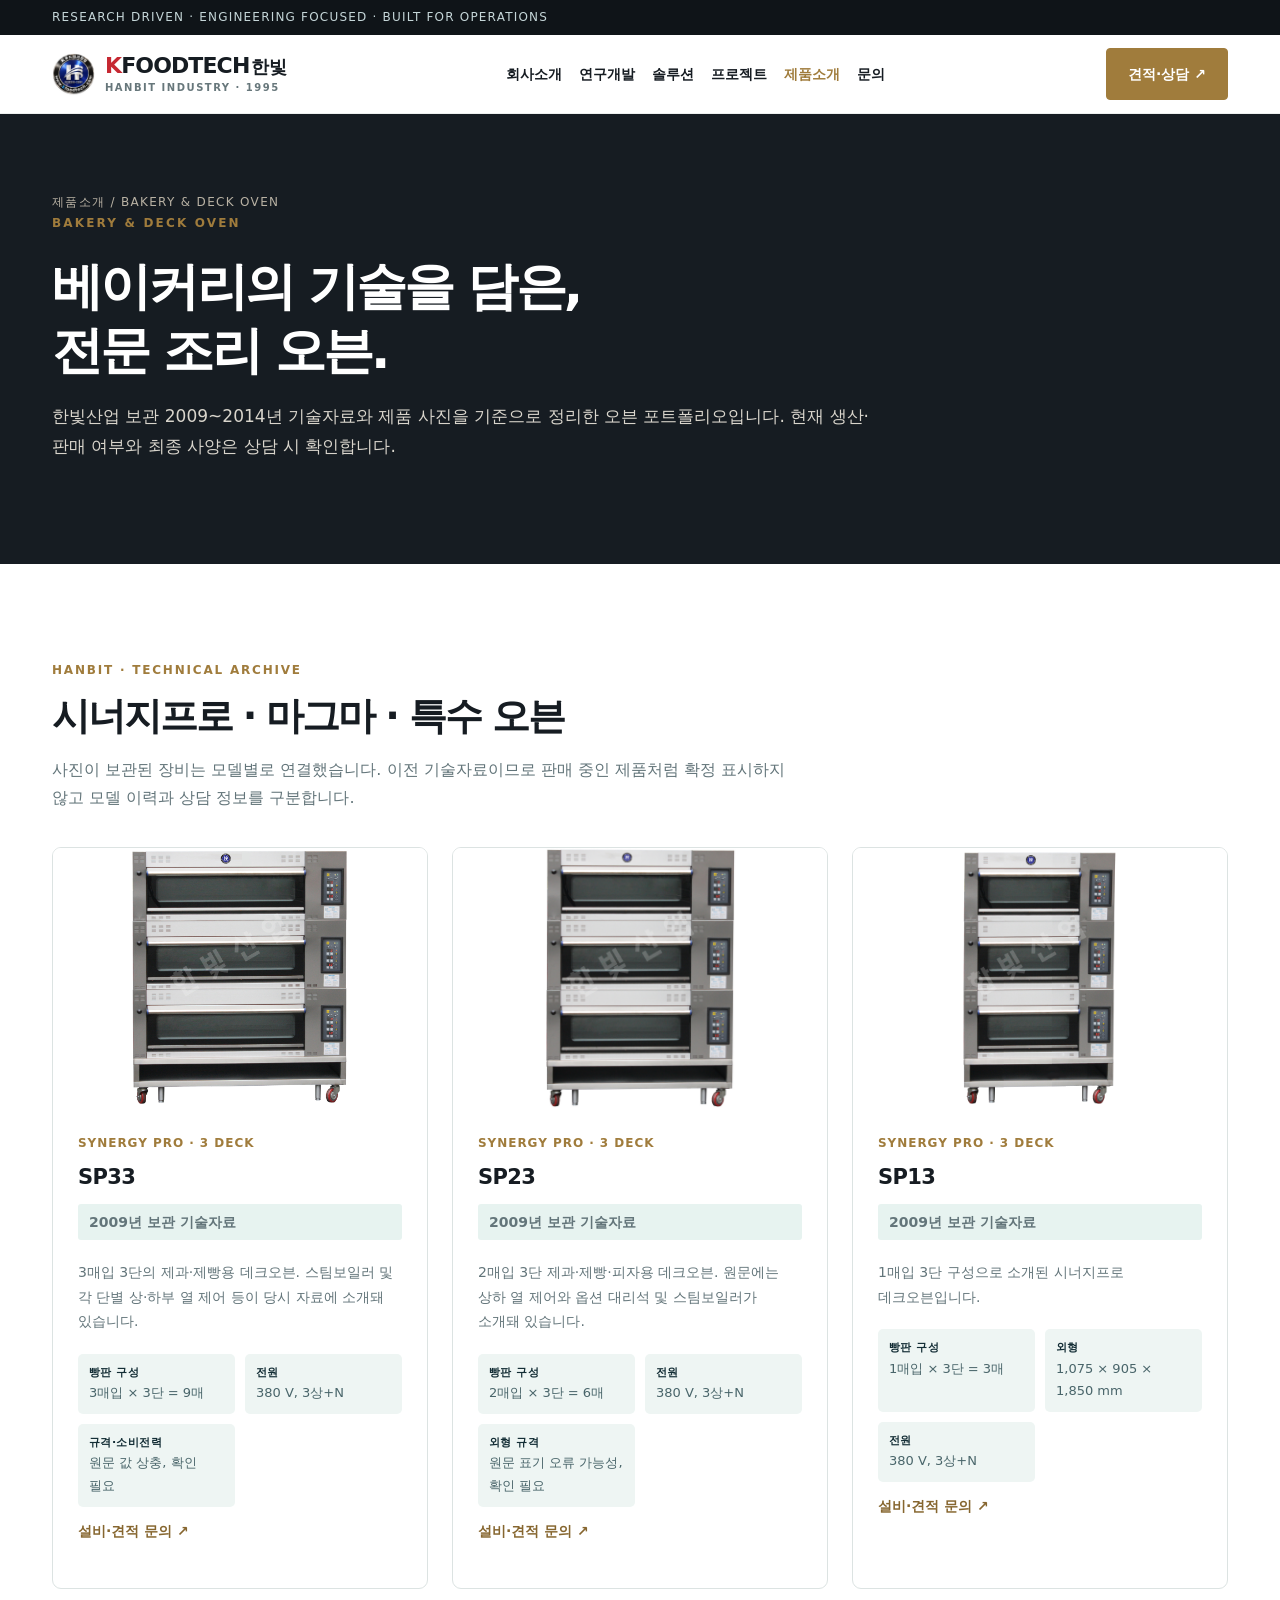
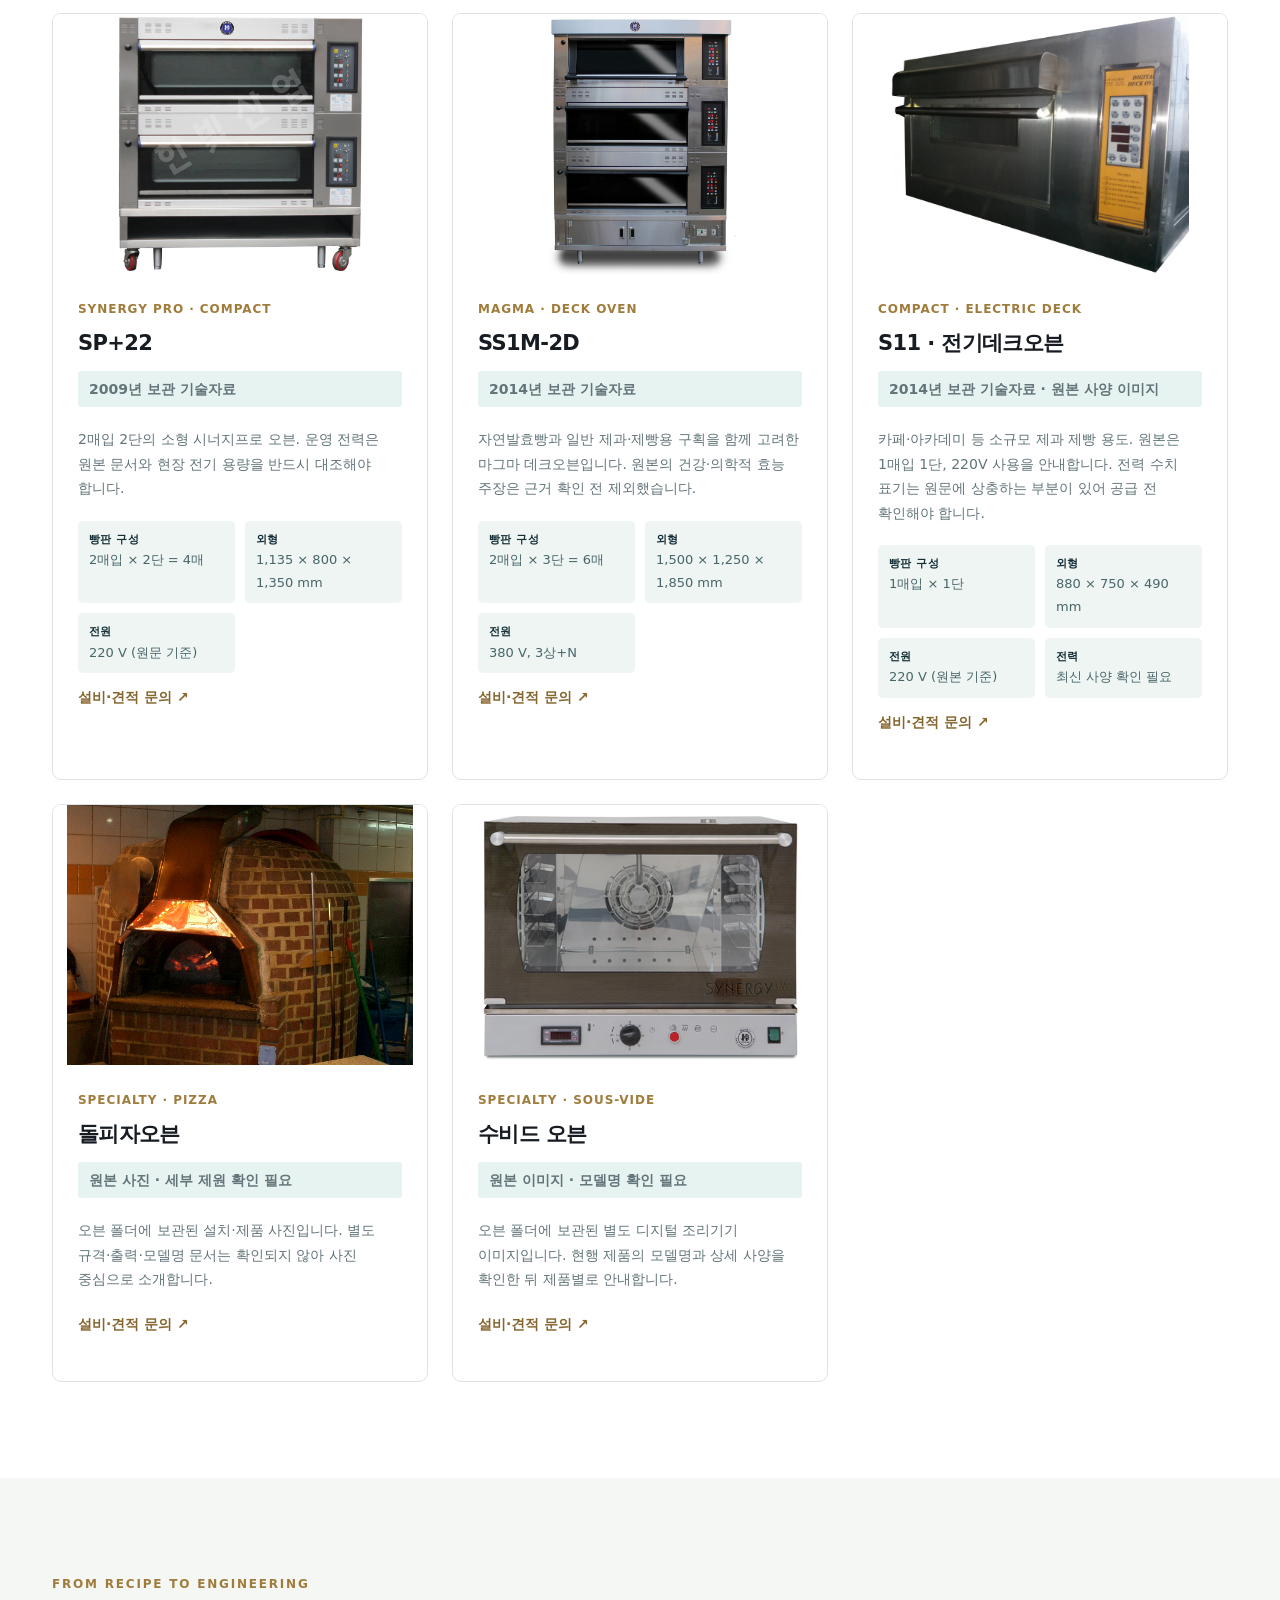
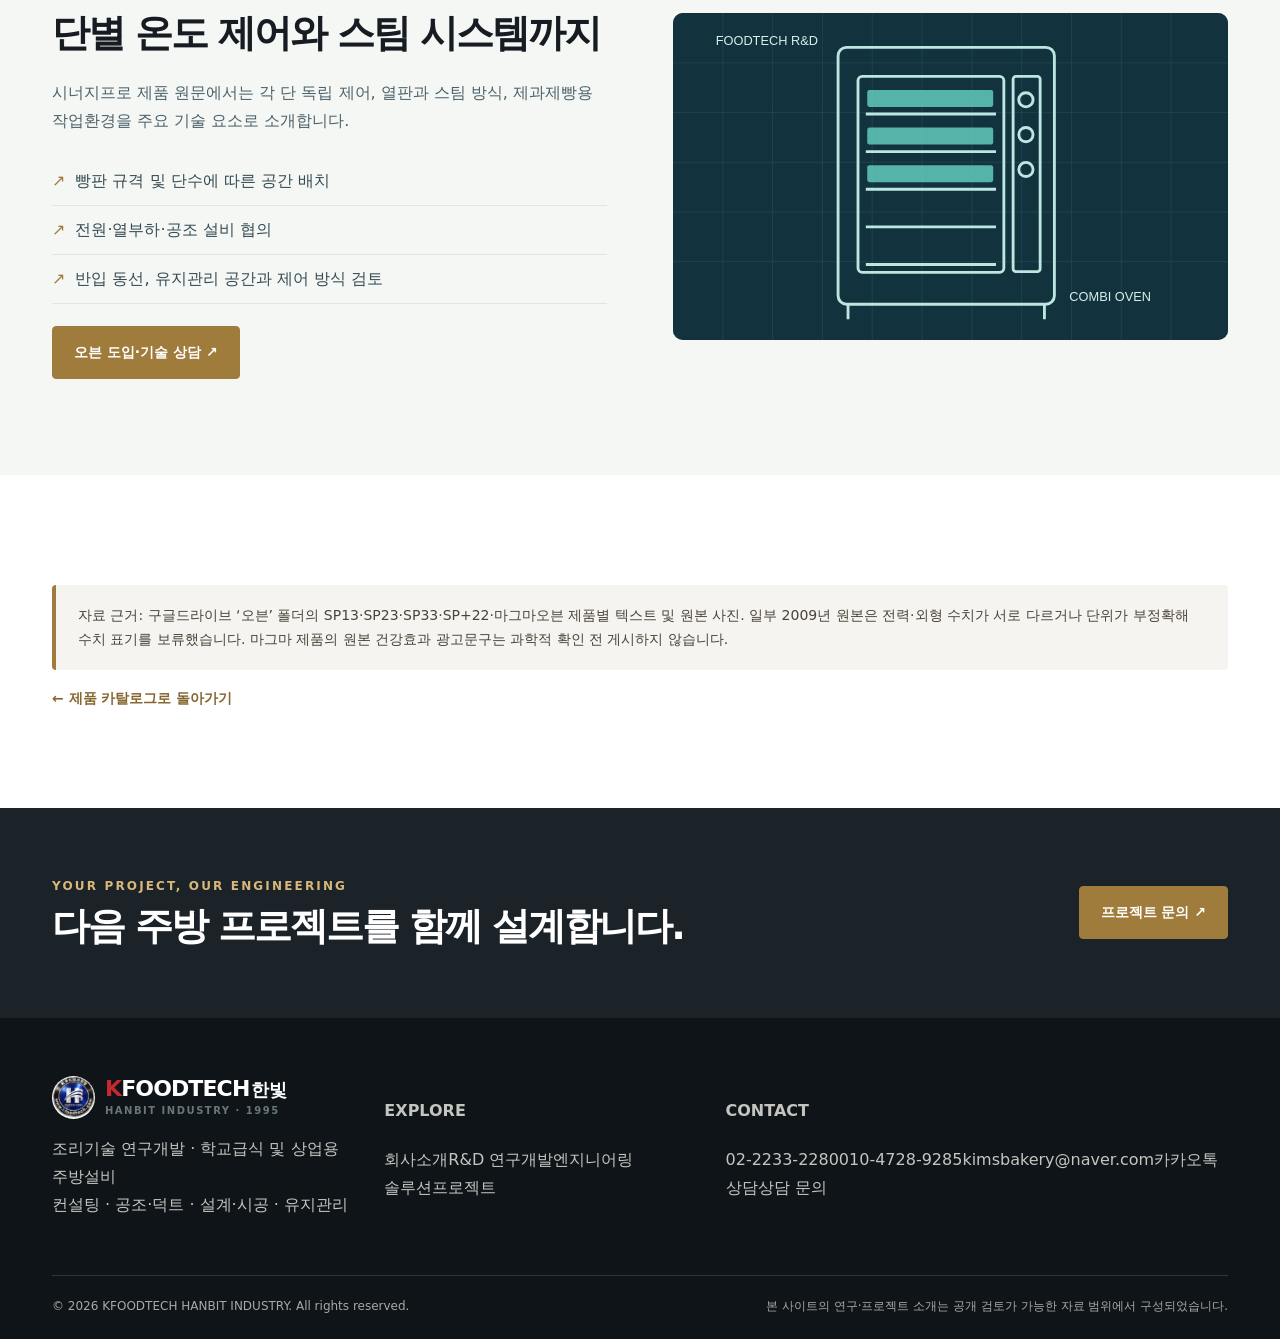
<file: ovens.html>
<!doctype html><html lang="ko"><head><meta charset="utf-8"><meta name="viewport" content="width=device-width,initial-scale=1"><meta name="theme-color" content="#161c22"><title>제과·베이커리 오븐 | KFOODTECH한빛</title><meta name="description" content="시너지프로오븐 SP13 SP23 SP33 SP+22, 마그마오븐, 돌피자오븐 제품사진 및 보관 기술자료"><link rel="icon" href="assets/hanbit-logo.png" type="image/png"><link rel="stylesheet" href="styles.css?v=20261103b"><script defer src="script.js"></script><style>.product-hero{background:#f6f8f8;border:1px solid #e0e8e7;border-radius:10px;overflow:hidden}.product-hero img{height:290px;width:100%;object-fit:contain;background:#fff}.specrows{display:grid;grid-template-columns:repeat(2,minmax(0,1fr));gap:10px;margin-top:18px}.specrows div{padding:9px 11px;border-radius:5px;background:#eef5f3;font-size:13px;color:#49656a}.specrows b{display:block;color:#132d35;font-size:11px;letter-spacing:.04em}.catalog-pills{display:flex;gap:9px;flex-wrap:wrap;margin:22px 0}.catalog-pills a{padding:7px 14px;border:1px solid #c9d9d5;border-radius:99px;background:white;color:#275159;font-size:13px;font-weight:700}.archive-tag{padding:6px 11px;border-radius:3px;background:#e7f3f0;color:#16766d;font-size:11px;font-weight:800}.manual-preview{width:100%;height:540px;border:1px solid #d2dcdb;border-radius:8px;background:#eee}.footnote{font-size:12px;color:#738183}.card .thumb{height:260px}.card .thumb img{height:100%;width:100%;object-fit:contain;background:#fff}@media(max-width:640px){.specrows{grid-template-columns:1fr}.manual-preview{height:390px}}</style></head><body><div class="notice"><div class="wrap">RESEARCH DRIVEN · ENGINEERING FOCUSED · BUILT FOR OPERATIONS</div></div><header class="header"><nav class="nav wrap" aria-label="주요 메뉴"><a class="brand" href="index.html"><img class="brand-mark" src="assets/hanbit-logo.png" width="43" height="43" alt="KFOODTECH한빛 로고"><span><span class="k">K</span>FOODTECH<span class="hb">한빛</span><small>HANBIT INDUSTRY · 1995</small></span></a><div class="links" id="navlinks"><a href="about.html" >회사소개</a><a href="rnd.html" >연구개발</a><a href="solutions.html" >솔루션</a><a href="projects.html" >프로젝트</a><a href="products.html" aria-current="page">제품소개</a><a href="contact.html" >문의</a></div><a class="navcta" href="contact.html">견적·상담 ↗</a><button class="menu-btn" aria-controls="navlinks" aria-expanded="false" aria-label="메뉴 펼치기">☰</button></nav></header><main id="main"><section class="pagehero"><div class="wrap"><div class="crumb"><a href="products.html">제품소개</a> / BAKERY & DECK OVEN</div><div class="eyebrow">BAKERY & DECK OVEN</div><h1>베이커리의 기술을 담은,<br>전문 조리 오븐.</h1><p>한빛산업 보관 2009~2014년 기술자료와 제품 사진을 기준으로 정리한 오븐 포트폴리오입니다. 현재 생산·판매 여부와 최종 사양은 상담 시 확인합니다.</p></div></section><section class="section"><div class="wrap"><div class="section-title"><div class="kicker">HANBIT · TECHNICAL ARCHIVE</div><h2>시너지프로 · 마그마 · 특수 오븐</h2><p>사진이 보관된 장비는 모델별로 연결했습니다. 이전 기술자료이므로 판매 중인 제품처럼 확정 표시하지 않고 모델 이력과 상담 정보를 구분합니다.</p></div><div class="cards"><article class="card"><div class="thumb"><img src="assets/oven-sp33.jpg" alt="SP33 제품 사진" loading="lazy"></div><div class="pad"><div class="tag">SYNERGY PRO · 3 DECK</div><h3>SP33</h3><p class="archive-tag">2009년 보관 기술자료</p><p>3매입 3단의 제과·제빵용 데크오븐. 스팀보일러 및 각 단별 상·하부 열 제어 등이 당시 자료에 소개돼 있습니다.</p><div class="specrows"><div><b>빵판 구성</b>3매입 × 3단 = 9매</div><div><b>전원</b>380 V, 3상+N</div><div><b>규격·소비전력</b>원문 값 상충, 확인 필요</div></div><p><a class="more" href="contact.html">설비·견적 문의 ↗</a></p></div></article><article class="card"><div class="thumb"><img src="assets/oven-sp23.jpg" alt="SP23 제품 사진" loading="lazy"></div><div class="pad"><div class="tag">SYNERGY PRO · 3 DECK</div><h3>SP23</h3><p class="archive-tag">2009년 보관 기술자료</p><p>2매입 3단 제과·제빵·피자용 데크오븐. 원문에는 상하 열 제어와 옵션 대리석 및 스팀보일러가 소개돼 있습니다.</p><div class="specrows"><div><b>빵판 구성</b>2매입 × 3단 = 6매</div><div><b>전원</b>380 V, 3상+N</div><div><b>외형 규격</b>원문 표기 오류 가능성, 확인 필요</div></div><p><a class="more" href="contact.html">설비·견적 문의 ↗</a></p></div></article><article class="card"><div class="thumb"><img src="assets/oven-sp13.jpg" alt="SP13 제품 사진" loading="lazy"></div><div class="pad"><div class="tag">SYNERGY PRO · 3 DECK</div><h3>SP13</h3><p class="archive-tag">2009년 보관 기술자료</p><p>1매입 3단 구성으로 소개된 시너지프로 데크오븐입니다.</p><div class="specrows"><div><b>빵판 구성</b>1매입 × 3단 = 3매</div><div><b>외형</b>1,075 × 905 × 1,850 mm</div><div><b>전원</b>380 V, 3상+N</div></div><p><a class="more" href="contact.html">설비·견적 문의 ↗</a></p></div></article><article class="card"><div class="thumb"><img src="assets/oven-spplus22.jpg" alt="SP+22 제품 사진" loading="lazy"></div><div class="pad"><div class="tag">SYNERGY PRO · COMPACT</div><h3>SP+22</h3><p class="archive-tag">2009년 보관 기술자료</p><p>2매입 2단의 소형 시너지프로 오븐. 운영 전력은 원본 문서와 현장 전기 용량을 반드시 대조해야 합니다.</p><div class="specrows"><div><b>빵판 구성</b>2매입 × 2단 = 4매</div><div><b>외형</b>1,135 × 800 × 1,350 mm</div><div><b>전원</b>220 V (원문 기준)</div></div><p><a class="more" href="contact.html">설비·견적 문의 ↗</a></p></div></article><article class="card"><div class="thumb"><img src="assets/oven-magma-ss1m-2d.jpg" alt="SS1M-2D 제품 사진" loading="lazy"></div><div class="pad"><div class="tag">MAGMA · DECK OVEN</div><h3>SS1M-2D</h3><p class="archive-tag">2014년 보관 기술자료</p><p>자연발효빵과 일반 제과·제빵용 구획을 함께 고려한 마그마 데크오븐입니다. 원본의 건강·의학적 효능 주장은 근거 확인 전 제외했습니다.</p><div class="specrows"><div><b>빵판 구성</b>2매입 × 3단 = 6매</div><div><b>외형</b>1,500 × 1,250 × 1,850 mm</div><div><b>전원</b>380 V, 3상+N</div></div><p><a class="more" href="contact.html">설비·견적 문의 ↗</a></p></div></article><article class="card"><div class="thumb"><img src="assets/oven-s11-original-sheet.jpg" alt="S11 가정용 전기데크오븐 원본 사양 이미지" loading="lazy"></div><div class="pad"><div class="tag">COMPACT · ELECTRIC DECK</div><h3>S11 · 전기데크오븐</h3><p class="archive-tag">2014년 보관 기술자료 · 원본 사양 이미지</p><p>카페·아카데미 등 소규모 제과 제빵 용도. 원본은 1매입 1단, 220V 사용을 안내합니다. 전력 수치 표기는 원문에 상충하는 부분이 있어 공급 전 확인해야 합니다.</p><div class="specrows"><div><b>빵판 구성</b>1매입 × 1단</div><div><b>외형</b>880 × 750 × 490 mm</div><div><b>전원</b>220 V (원본 기준)</div><div><b>전력</b>최신 사양 확인 필요</div></div><p><a class="more" href="contact.html">설비·견적 문의 ↗</a></p></div></article><article class="card"><div class="thumb"><img src="assets/oven-stone-pizza.jpg" alt="돌피자오븐 제품 사진" loading="lazy"></div><div class="pad"><div class="tag">SPECIALTY · PIZZA</div><h3>돌피자오븐</h3><p class="archive-tag">원본 사진 · 세부 제원 확인 필요</p><p>오븐 폴더에 보관된 설치·제품 사진입니다. 별도 규격·출력·모델명 문서는 확인되지 않아 사진 중심으로 소개합니다.</p><p><a class="more" href="contact.html">설비·견적 문의 ↗</a></p></div></article><article class="card"><div class="thumb"><img src="assets/oven-sousvide.jpg" alt="수비드 오븐 제품 사진" loading="lazy"></div><div class="pad"><div class="tag">SPECIALTY · SOUS-VIDE</div><h3>수비드 오븐</h3><p class="archive-tag">원본 이미지 · 모델명 확인 필요</p><p>오븐 폴더에 보관된 별도 디지털 조리기기 이미지입니다. 현행 제품의 모델명과 상세 사양을 확인한 뒤 제품별로 안내합니다.</p><p><a class="more" href="contact.html">설비·견적 문의 ↗</a></p></div></article></div></div></section><section class="section soft"><div class="wrap split"><div><div class="kicker">FROM RECIPE TO ENGINEERING</div><h2>단별 온도 제어와 스팀 시스템까지</h2><p class="text-lead">시너지프로 제품 원문에서는 각 단 독립 제어, 열판과 스팀 방식, 제과제빵용 작업환경을 주요 기술 요소로 소개합니다.</p><ul class="bullets"><li>빵판 규격 및 단수에 따른 공간 배치</li><li>전원·열부하·공조 설비 협의</li><li>반입 동선, 유지관리 공간과 제어 방식 검토</li></ul><a class="btn" href="contact.html">오븐 도입·기술 상담 ↗</a></div><div class="diagram"><img src="assets/oven.svg" alt="오븐 열판과 단 구성의 개념 그림" loading="lazy"></div></div></section><section class="section"><div class="wrap"><p class="refbox">자료 근거: 구글드라이브 ‘오븐’ 폴더의 SP13·SP23·SP33·SP+22·마그마오븐 제품별 텍스트 및 원본 사진. 일부 2009년 원본은 전력·외형 수치가 서로 다르거나 단위가 부정확해 수치 표기를 보류했습니다. 마그마 제품의 원본 건강효과 광고문구는 과학적 확인 전 게시하지 않습니다.</p><a class="more" href="products.html">← 제품 카탈로그로 돌아가기</a></div></section></main><section class="cta-strip"><div class="wrap"><div><div class="eyebrow" style="color:#d8b77a">YOUR PROJECT, OUR ENGINEERING</div><h2>다음 주방 프로젝트를 함께 설계합니다.</h2></div><a class="btn" href="contact.html">프로젝트 문의 ↗</a></div></section><footer class="footer"><div class="wrap"><div class="footer-top"><div><a class="brand" href="index.html"><img class="brand-mark" src="assets/hanbit-logo.png" width="43" height="43" alt="KFOODTECH한빛 로고"><span><span class="k">K</span>FOODTECH<span class="hb">한빛</span><small>HANBIT INDUSTRY · 1995</small></span></a><p>조리기술 연구개발 · 학교급식 및 상업용 주방설비<br>컨설팅 · 공조·덕트 · 설계·시공 · 유지관리</p></div><div><h4>EXPLORE</h4><a href="about.html">회사소개</a><a href="rnd.html">R&D 연구개발</a><a href="solutions.html">엔지니어링 솔루션</a><a href="projects.html">프로젝트</a></div><div><h4>CONTACT</h4><a href="tel:0222332280">02-2233-2280</a><a href="tel:01047289285">010-4728-9285</a><a href="mailto:kimsbakery@naver.com">kimsbakery@naver.com</a><a href="http://pf.kakao.com/_vTyWX/chat" target="_blank" rel="noopener">카카오톡 상담</a><a href="contact.html">상담 문의</a></div></div><div class="footer-bottom"><span>© <span data-year>2026</span> KFOODTECH HANBIT INDUSTRY. All rights reserved.</span><span>본 사이트의 연구·프로젝트 소개는 공개 검토가 가능한 자료 범위에서 구성되었습니다.</span></div></div></footer><nav class="mobile-contact" aria-label="빠른 문의"><a href="https://docs.google.com/forms/d/e/1FAIpQLScyhEostT-k2H9TtkbN9D1aw6znj-16dAzOVldhvWlVK_r4iw/viewform" target="_blank" rel="noopener">문의서</a><a href="tel:0222332280">전화</a><a href="sms:01047289285">문자</a><a href="http://pf.kakao.com/_vTyWX/chat" target="_blank" rel="noopener">카카오톡</a></nav></body></html>
</file>
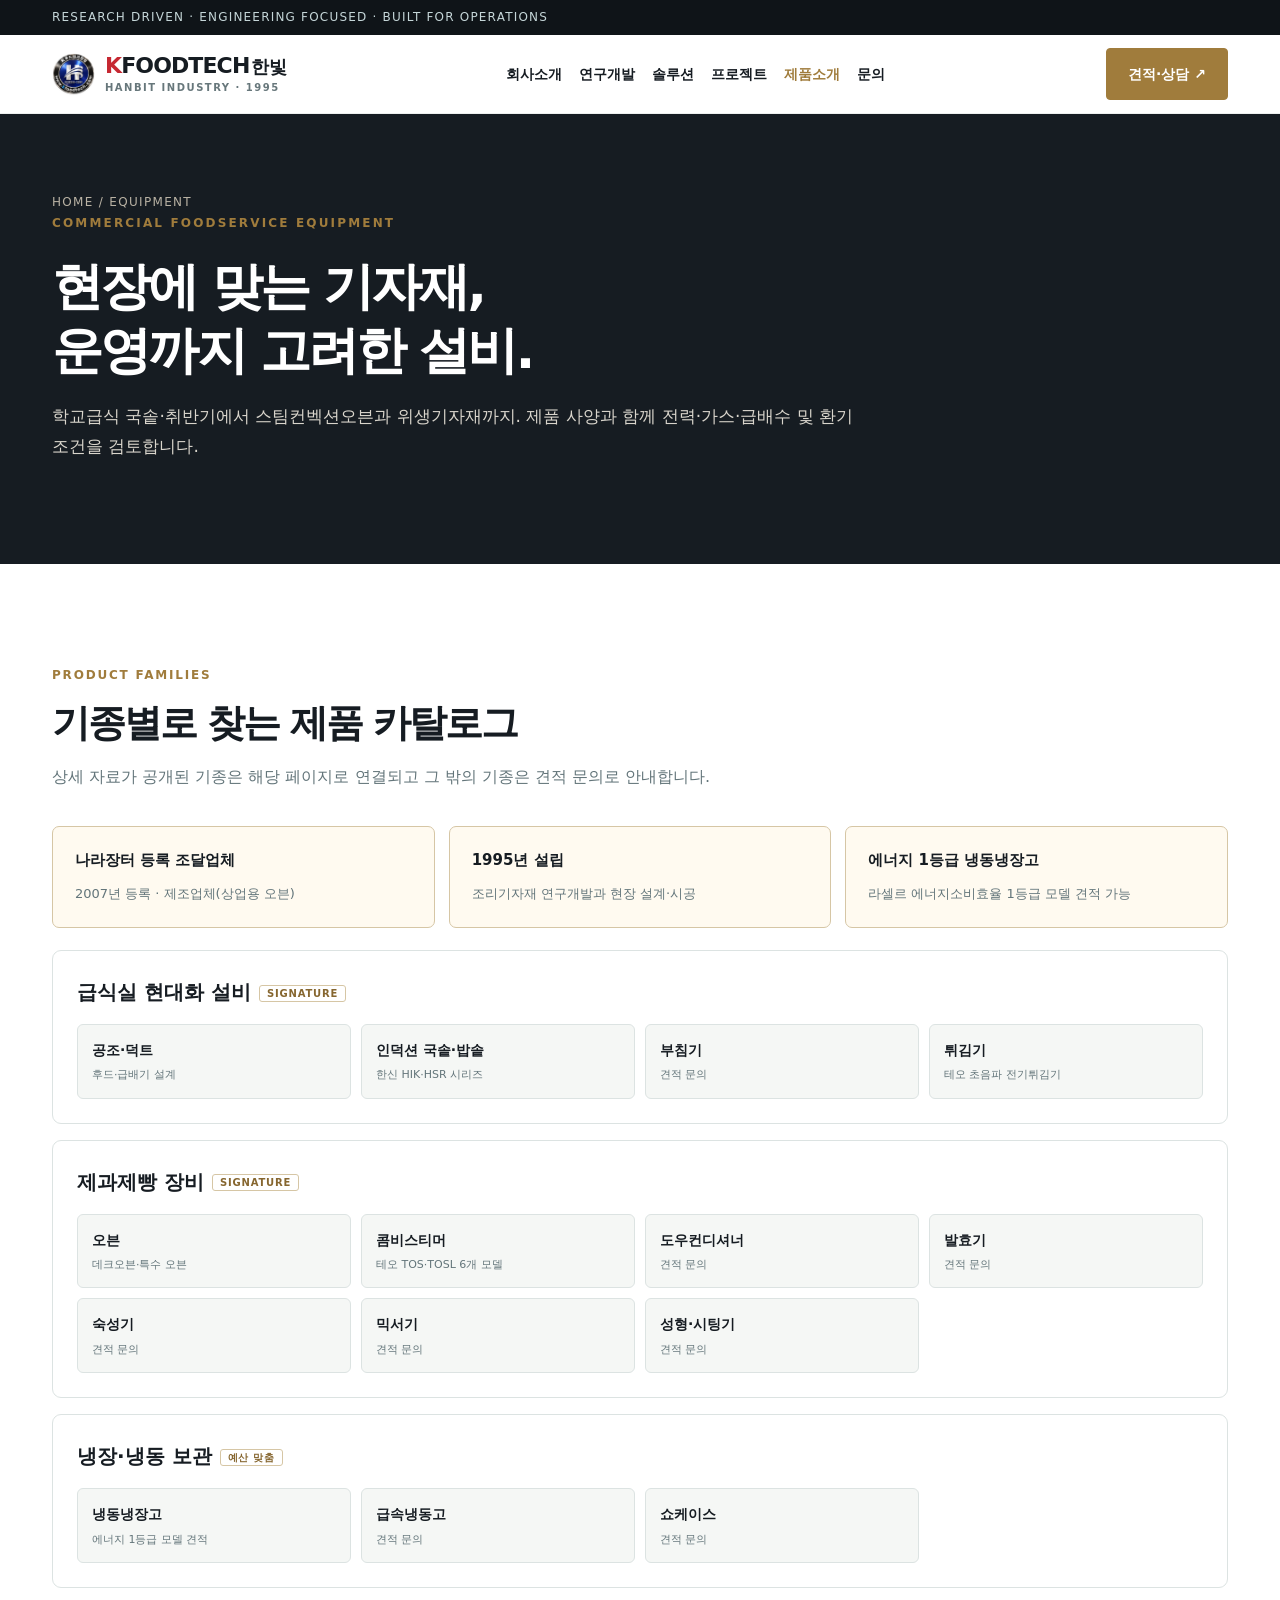
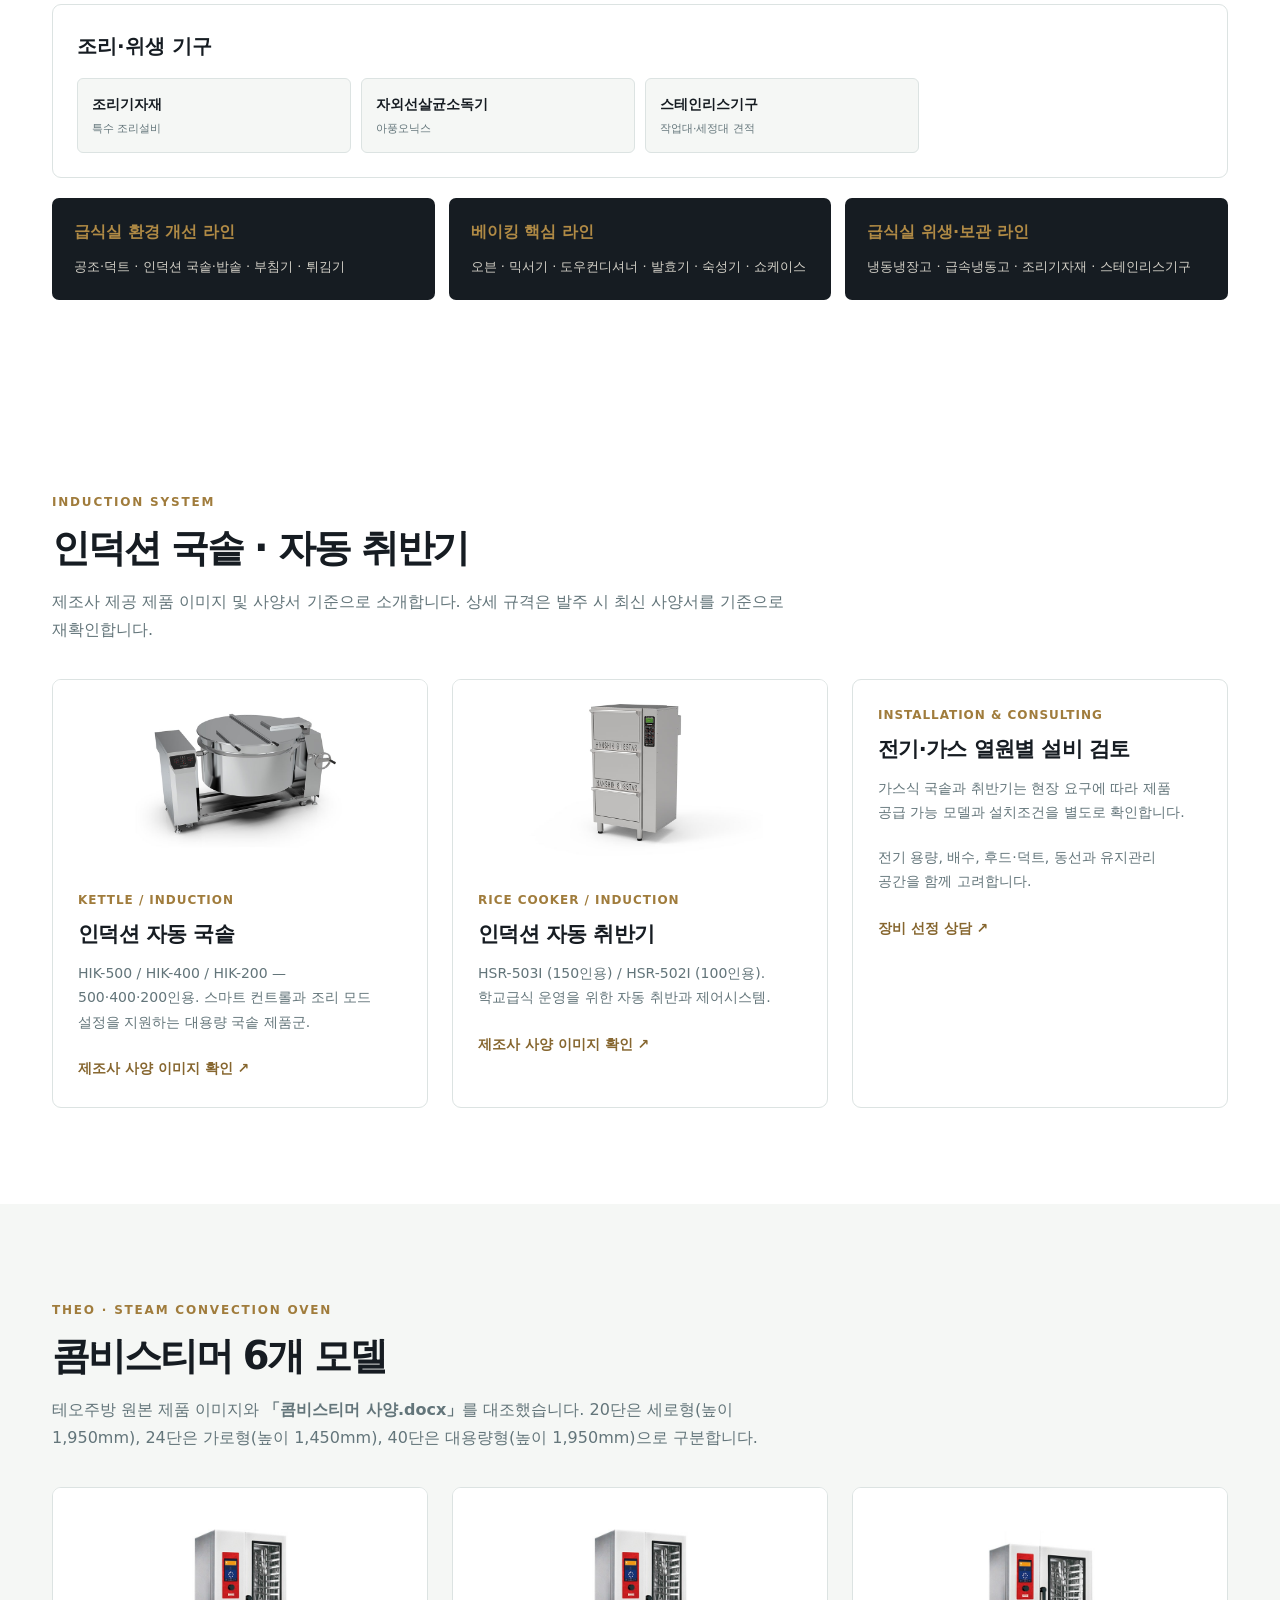
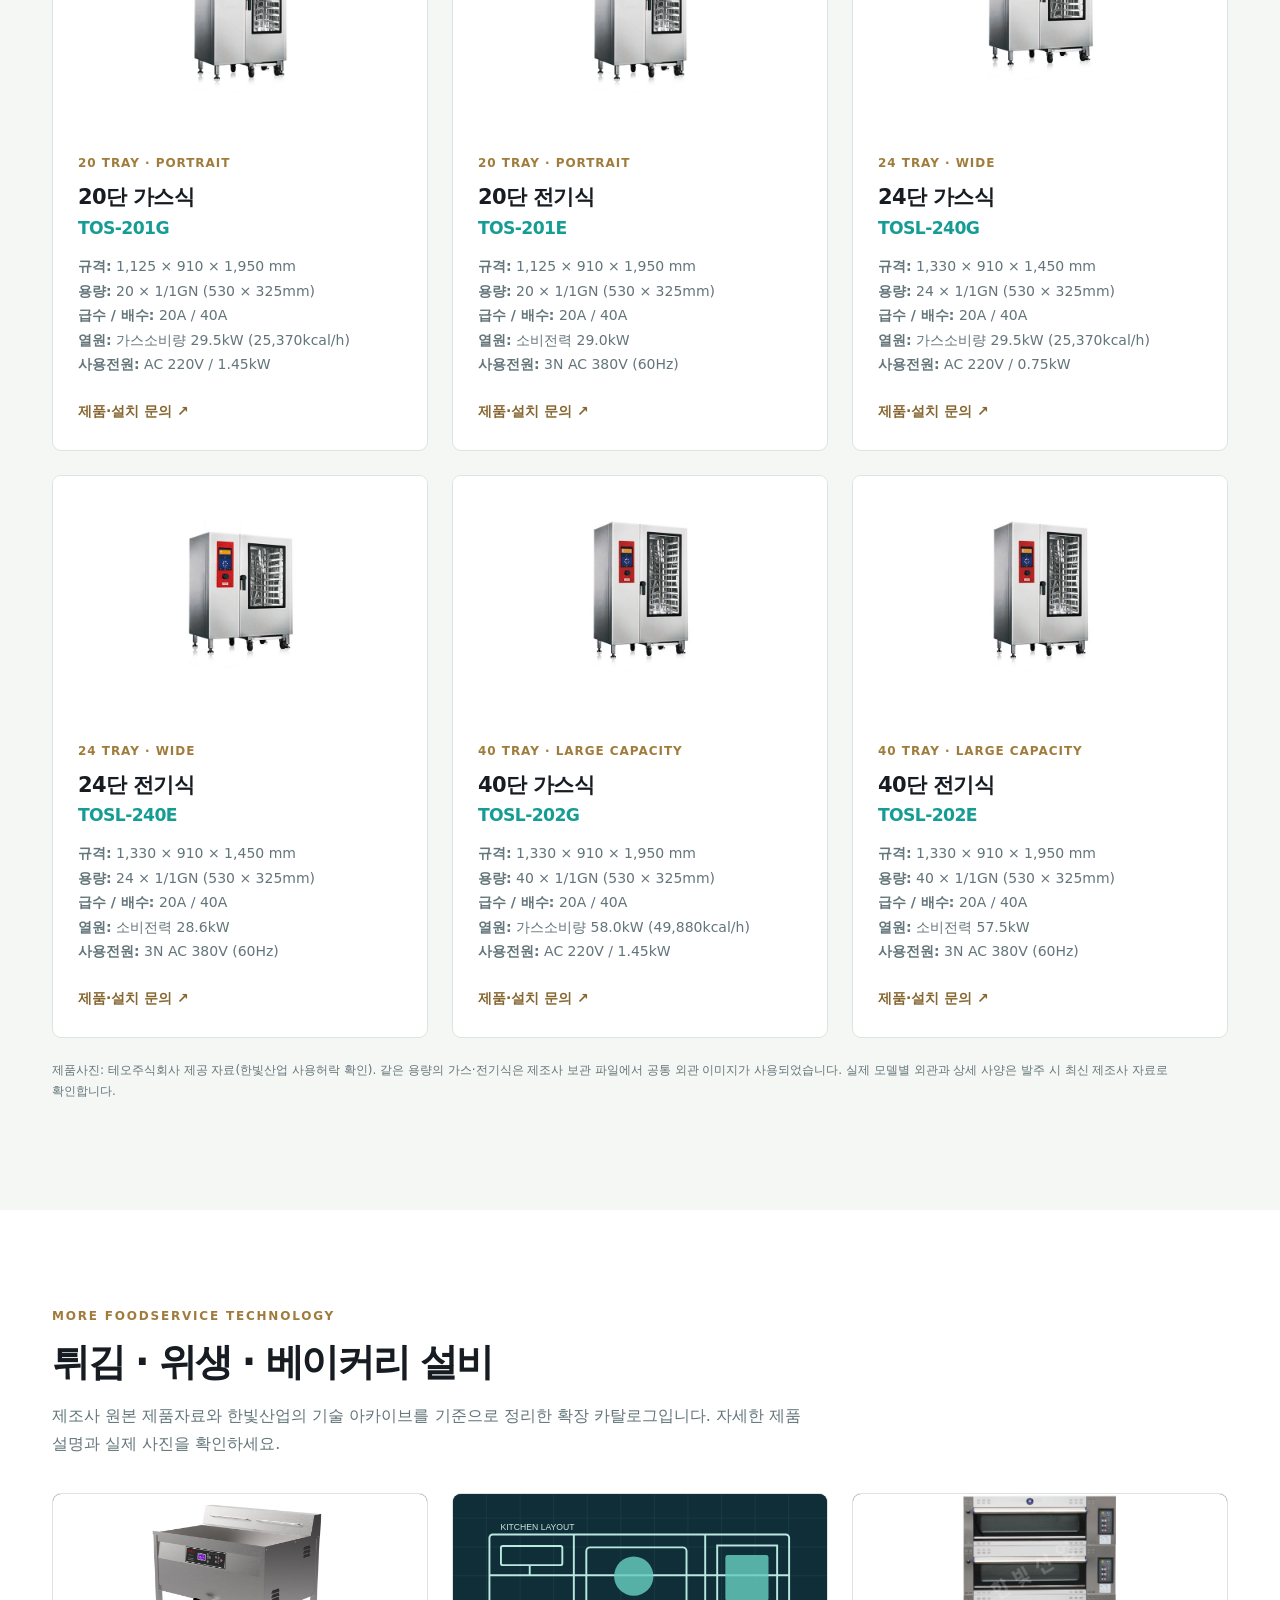
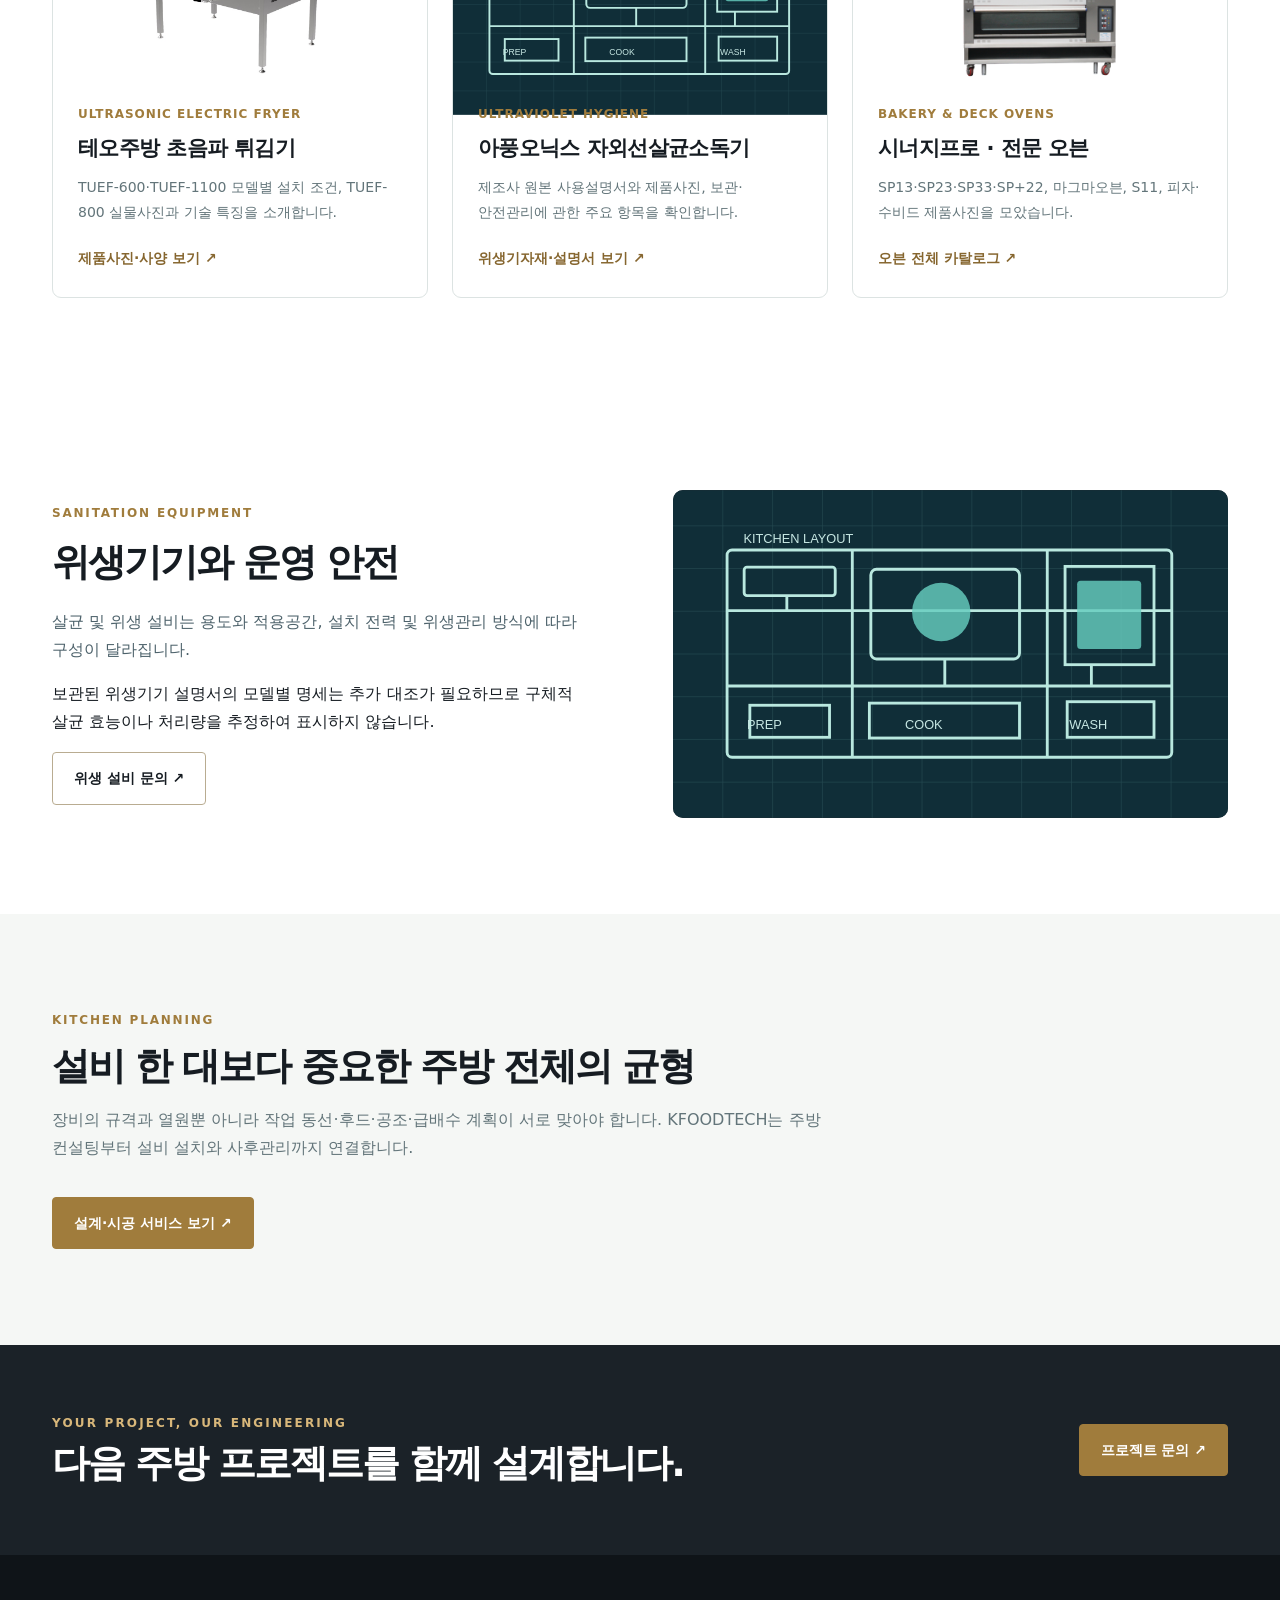
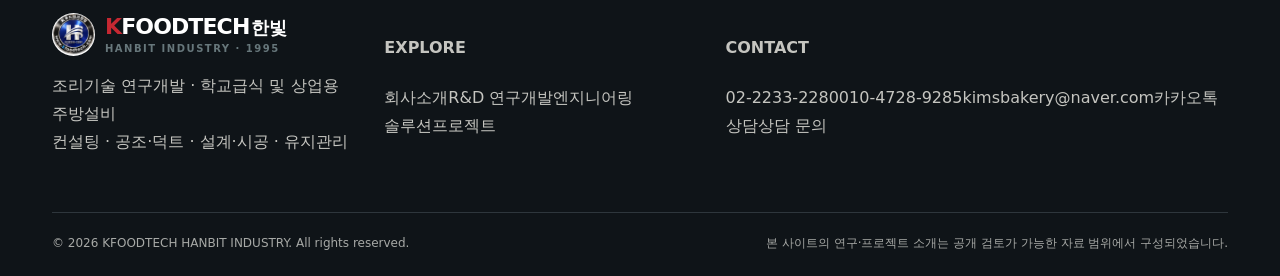
<file: products.html>
<!doctype html><html lang="ko"><head><meta charset="utf-8"><meta name="viewport" content="width=device-width,initial-scale=1"><meta name="theme-color" content="#161c22"><meta name="description" content="KFOODTECH한빛 제품 카탈로그 — 학교급식 인덕션 국솥·취반기와 스팀컨벡션오븐·오븐·튀김기·냉동냉장고 및 위생설비"><title>제품 카탈로그 | 학교급식·제과제빵 설비 | KFOODTECH한빛</title><link rel="icon" href="assets/hanbit-logo.png" type="image/png"><link rel="stylesheet" href="styles.css?v=20261103b"><script defer src="script.js"></script></head><body><div class="notice"><div class="wrap">RESEARCH DRIVEN · ENGINEERING FOCUSED · BUILT FOR OPERATIONS</div></div><header class="header"><nav class="nav wrap" aria-label="주요 메뉴"><a class="brand" href="index.html"><img class="brand-mark" src="assets/hanbit-logo.png" width="43" height="43" alt="KFOODTECH한빛 로고"><span><span class="k">K</span>FOODTECH<span class="hb">한빛</span><small>HANBIT INDUSTRY · 1995</small></span></a><div class="links" id="navlinks"><a href="about.html" >회사소개</a><a href="rnd.html" >연구개발</a><a href="solutions.html" >솔루션</a><a href="projects.html" >프로젝트</a><a href="products.html" aria-current="page">제품소개</a><a href="contact.html" >문의</a></div><a class="navcta" href="contact.html">견적·상담 ↗</a><button class="menu-btn" aria-controls="navlinks" aria-expanded="false" aria-label="메뉴 펼치기">☰</button></nav></header><main id="main"><section class="pagehero"><div class="wrap"><div class="crumb">HOME / EQUIPMENT</div><div class="eyebrow">COMMERCIAL FOODSERVICE EQUIPMENT</div><h1>현장에 맞는 기자재, <br>운영까지 고려한 설비.</h1><p>학교급식 국솥·취반기에서 스팀컨벡션오븐과 위생기자재까지. 제품 사양과 함께 전력·가스·급배수 및 환기 조건을 검토합니다.</p></div></section><section class="section" id="catalog"><div class="wrap"><div class="section-title"><span class="kicker">PRODUCT FAMILIES</span><h2>기종별로 찾는 제품 카탈로그</h2><p>상세 자료가 공개된 기종은 해당 페이지로 연결되고 그 밖의 기종은 견적 문의로 안내합니다.</p></div><div class="trust-row" style="margin:0 0 22px"><div class="trust"><b>나라장터 등록 조달업체</b><span>2007년 등록 · 제조업체(상업용 오븐)</span></div><div class="trust"><b>1995년 설립</b><span>조리기자재 연구개발과 현장 설계·시공</span></div><div class="trust"><b>에너지 1등급 냉동냉장고</b><span>라셀르 에너지소비효율 1등급 모델 견적 가능</span></div></div><div class="family"><h3>급식실 현대화 설비<span class="tagline">SIGNATURE</span></h3><div class="family-grid"><a href="solutions.html#school">공조·덕트<small>후드·급배기 설계</small></a><a href="#induction">인덕션 국솥·밥솥<small>한신 HIK·HSR 시리즈</small></a><a href="contact.html">부침기<small>견적 문의</small></a><a href="fryers.html">튀김기<small>테오 초음파 전기튀김기</small></a></div></div><div class="family"><h3>제과제빵 장비<span class="tagline">SIGNATURE</span></h3><div class="family-grid"><a href="ovens.html">오븐<small>데크오븐·특수 오븐</small></a><a href="#combi">콤비스티머<small>테오 TOS·TOSL 6개 모델</small></a><a href="contact.html">도우컨디셔너<small>견적 문의</small></a><a href="contact.html">발효기<small>견적 문의</small></a><a href="contact.html">숙성기<small>견적 문의</small></a><a href="contact.html">믹서기<small>견적 문의</small></a><a href="contact.html">성형·시팅기<small>견적 문의</small></a></div></div><div class="family"><h3>냉장·냉동 보관<span class="tagline">예산 맞춤</span></h3><div class="family-grid"><a href="contact.html">냉동냉장고<small>에너지 1등급 모델 견적</small></a><a href="contact.html">급속냉동고<small>견적 문의</small></a><a href="contact.html">쇼케이스<small>견적 문의</small></a></div></div><div class="family"><h3>조리·위생 기구</h3><div class="family-grid"><a href="#specialty-equipment">조리기자재<small>특수 조리설비</small></a><a href="sanitation.html">자외선살균소독기<small>아풍오닉스</small></a><a href="contact.html">스테인리스기구<small>작업대·세정대 견적</small></a></div></div><div class="packages"><div class="package"><b>급식실 환경 개선 라인</b><span>공조·덕트 · 인덕션 국솥·밥솥 · 부침기 · 튀김기</span></div><div class="package"><b>베이킹 핵심 라인</b><span>오븐 · 믹서기 · 도우컨디셔너 · 발효기 · 숙성기 · 쇼케이스</span></div><div class="package"><b>급식실 위생·보관 라인</b><span>냉동냉장고 · 급속냉동고 · 조리기자재 · 스테인리스기구</span></div></div></div></section>
<section class="section" id="induction"><div class="wrap"><div class="section-title"><div class="kicker">INDUCTION SYSTEM</div><h2>인덕션 국솥 · 자동 취반기</h2><p>제조사 제공 제품 이미지 및 사양서 기준으로 소개합니다. 상세 규격은 발주 시 최신 사양서를 기준으로 재확인합니다.</p></div><div class="cards">
<article class="card"><div class="thumb"><img src="assets/hanshin-induction-kettle.jpg" alt="한신 인덕션 자동 국솥" loading="lazy" style="object-fit:contain;background:#fff"></div><div class="pad"><div class="tag">KETTLE / INDUCTION</div><h3>인덕션 자동 국솥</h3><p>HIK-500 / HIK-400 / HIK-200 — 500·400·200인용. 스마트 컨트롤과 조리 모드 설정을 지원하는 대용량 국솥 제품군.</p><a class="more" href="assets/hanshin-induction-kettle-spec.jpg" target="_blank" rel="noopener">제조사 사양 이미지 확인 ↗</a></div></article>
<article class="card"><div class="thumb"><img src="assets/hanshin-induction-rice.jpg" alt="한신 인덕션 자동 취반기" loading="lazy" style="object-fit:contain;background:#fff"></div><div class="pad"><div class="tag">RICE COOKER / INDUCTION</div><h3>인덕션 자동 취반기</h3><p>HSR-503I (150인용) / HSR-502I (100인용). 학교급식 운영을 위한 자동 취반과 제어시스템.</p><a class="more" href="assets/hanshin-induction-rice-spec.jpg" target="_blank" rel="noopener">제조사 사양 이미지 확인 ↗</a></div></article>
<article class="card"><div class="pad"><div class="tag">INSTALLATION & CONSULTING</div><h3>전기·가스 열원별 설비 검토</h3><p>가스식 국솥과 취반기는 현장 요구에 따라 제품 공급 가능 모델과 설치조건을 별도로 확인합니다.</p><p>전기 용량, 배수, 후드·덕트, 동선과 유지관리 공간을 함께 고려합니다.</p><a class="more" href="contact.html">장비 선정 상담 ↗</a></div></article>
</div></div></section>
<section class="section soft" id="combi"><div class="wrap"><div class="section-title"><div class="kicker">THEO · STEAM CONVECTION OVEN</div><h2>콤비스티머 6개 모델</h2><p>테오주방 원본 제품 이미지와 <strong>「콤비스티머 사양.docx」</strong>를 대조했습니다. 20단은 세로형(높이 1,950mm), 24단은 가로형(높이 1,450mm), 40단은 대용량형(높이 1,950mm)으로 구분합니다.</p></div><div class="cards"><article class="card" id="tos-201g"><div class="thumb" style="height:240px;background:#fff"><img src="assets/combi-tos-201g.jpg" alt="테오 20단 가스식 스팀컨벡션오븐 TOS-201G 제조사 제공 제품 사진" width="800" height="600" loading="lazy" style="object-fit:contain;background:#fff"></div><div class="pad"><div class="tag">20 TRAY · PORTRAIT</div><h3>20단 가스식<br><span style="font-size:.82em;color:#159c95">TOS-201G</span></h3><p><strong>규격:</strong> 1,125 × 910 × 1,950 mm<br><strong>용량:</strong> 20 × 1/1GN (530 × 325mm)<br><strong>급수 / 배수:</strong> 20A / 40A<br><strong>열원:</strong> 가스소비량 29.5kW (25,370kcal/h)<br><strong>사용전원:</strong> AC 220V / 1.45kW</p><a class="more" href="contact.html">제품·설치 문의 ↗</a></div></article><article class="card" id="tos-201e"><div class="thumb" style="height:240px;background:#fff"><img src="assets/combi-tos-201e.jpg" alt="테오 20단 전기식 스팀컨벡션오븐 TOS-201E 제조사 제공 제품 사진" width="800" height="600" loading="lazy" style="object-fit:contain;background:#fff"></div><div class="pad"><div class="tag">20 TRAY · PORTRAIT</div><h3>20단 전기식<br><span style="font-size:.82em;color:#159c95">TOS-201E</span></h3><p><strong>규격:</strong> 1,125 × 910 × 1,950 mm<br><strong>용량:</strong> 20 × 1/1GN (530 × 325mm)<br><strong>급수 / 배수:</strong> 20A / 40A<br><strong>열원:</strong> 소비전력 29.0kW<br><strong>사용전원:</strong> 3N AC 380V (60Hz)</p><a class="more" href="contact.html">제품·설치 문의 ↗</a></div></article><article class="card" id="tosl-240g"><div class="thumb" style="height:240px;background:#fff"><img src="assets/combi-tosl-240g.jpg" alt="테오 24단 가스식 스팀컨벡션오븐 TOSL-240G 제조사 제공 제품 사진" width="800" height="600" loading="lazy" style="object-fit:contain;background:#fff"></div><div class="pad"><div class="tag">24 TRAY · WIDE</div><h3>24단 가스식<br><span style="font-size:.82em;color:#159c95">TOSL-240G</span></h3><p><strong>규격:</strong> 1,330 × 910 × 1,450 mm<br><strong>용량:</strong> 24 × 1/1GN (530 × 325mm)<br><strong>급수 / 배수:</strong> 20A / 40A<br><strong>열원:</strong> 가스소비량 29.5kW (25,370kcal/h)<br><strong>사용전원:</strong> AC 220V / 0.75kW</p><a class="more" href="contact.html">제품·설치 문의 ↗</a></div></article><article class="card" id="tosl-240e"><div class="thumb" style="height:240px;background:#fff"><img src="assets/combi-tosl-240e.jpg" alt="테오 24단 전기식 스팀컨벡션오븐 TOSL-240E 제조사 제공 제품 사진" width="800" height="600" loading="lazy" style="object-fit:contain;background:#fff"></div><div class="pad"><div class="tag">24 TRAY · WIDE</div><h3>24단 전기식<br><span style="font-size:.82em;color:#159c95">TOSL-240E</span></h3><p><strong>규격:</strong> 1,330 × 910 × 1,450 mm<br><strong>용량:</strong> 24 × 1/1GN (530 × 325mm)<br><strong>급수 / 배수:</strong> 20A / 40A<br><strong>열원:</strong> 소비전력 28.6kW<br><strong>사용전원:</strong> 3N AC 380V (60Hz)</p><a class="more" href="contact.html">제품·설치 문의 ↗</a></div></article><article class="card" id="tosl-202g"><div class="thumb" style="height:240px;background:#fff"><img src="assets/combi-tosl-202g.jpg" alt="테오 40단 가스식 스팀컨벡션오븐 TOSL-202G 제조사 제공 제품 사진" width="800" height="600" loading="lazy" style="object-fit:contain;background:#fff"></div><div class="pad"><div class="tag">40 TRAY · LARGE CAPACITY</div><h3>40단 가스식<br><span style="font-size:.82em;color:#159c95">TOSL-202G</span></h3><p><strong>규격:</strong> 1,330 × 910 × 1,950 mm<br><strong>용량:</strong> 40 × 1/1GN (530 × 325mm)<br><strong>급수 / 배수:</strong> 20A / 40A<br><strong>열원:</strong> 가스소비량 58.0kW (49,880kcal/h)<br><strong>사용전원:</strong> AC 220V / 1.45kW</p><a class="more" href="contact.html">제품·설치 문의 ↗</a></div></article><article class="card" id="tosl-202e"><div class="thumb" style="height:240px;background:#fff"><img src="assets/combi-tosl-202e.jpg" alt="테오 40단 전기식 스팀컨벡션오븐 TOSL-202E 제조사 제공 제품 사진" width="800" height="600" loading="lazy" style="object-fit:contain;background:#fff"></div><div class="pad"><div class="tag">40 TRAY · LARGE CAPACITY</div><h3>40단 전기식<br><span style="font-size:.82em;color:#159c95">TOSL-202E</span></h3><p><strong>규격:</strong> 1,330 × 910 × 1,950 mm<br><strong>용량:</strong> 40 × 1/1GN (530 × 325mm)<br><strong>급수 / 배수:</strong> 20A / 40A<br><strong>열원:</strong> 소비전력 57.5kW<br><strong>사용전원:</strong> 3N AC 380V (60Hz)</p><a class="more" href="contact.html">제품·설치 문의 ↗</a></div></article></div><p class="caption" style="margin-top:22px">제품사진: 테오주식회사 제공 자료(한빛산업 사용허락 확인). 같은 용량의 가스·전기식은 제조사 보관 파일에서 공통 외관 이미지가 사용되었습니다. 실제 모델별 외관과 상세 사양은 발주 시 최신 제조사 자료로 확인합니다.</p></div></section>
<section class="section" id="specialty-equipment"><div class="wrap"><div class="section-title"><div class="kicker">MORE FOODSERVICE TECHNOLOGY</div><h2>튀김 · 위생 · 베이커리 설비</h2><p>제조사 원본 제품자료와 한빛산업의 기술 아카이브를 기준으로 정리한 확장 카탈로그입니다. 자세한 제품 설명과 실제 사진을 확인하세요.</p></div><div class="cards">
<article class="card"><div class="thumb"><a href="fryers.html"><img src="assets/theo-fryer-tuef-1100.jpg" alt="테오주방 초음파 전기튀김기 TUEF-1100 제품 사진" loading="lazy" style="background:#fff;object-fit:contain"></a></div><div class="pad"><div class="tag">ULTRASONIC ELECTRIC FRYER</div><h3>테오주방 초음파 튀김기</h3><p>TUEF-600·TUEF-1100 모델별 설치 조건, TUEF-800 실물사진과 기술 특징을 소개합니다.</p><a class="more" href="fryers.html">제품사진·사양 보기 ↗</a></div></article>
<article class="card"><div class="thumb"><a href="sanitation.html" style="display:grid;place-items:center;height:100%;background:#113740"><img src="assets/kitchen.svg" alt="아풍오닉스 위생설비 개념 그래픽, 제품사진은 설명서 참조" loading="lazy" style="object-fit:contain"></a></div><div class="pad"><div class="tag">ULTRAVIOLET HYGIENE</div><h3>아풍오닉스 자외선살균소독기</h3><p>제조사 원본 사용설명서와 제품사진, 보관·안전관리에 관한 주요 항목을 확인합니다.</p><a class="more" href="sanitation.html">위생기자재·설명서 보기 ↗</a></div></article>
<article class="card"><div class="thumb"><a href="ovens.html"><img src="assets/oven-sp33.jpg" alt="한빛산업 시너지프로 SP33 데크오븐 원본 사진" loading="lazy" style="background:#fff;object-fit:contain"></a></div><div class="pad"><div class="tag">BAKERY & DECK OVENS</div><h3>시너지프로 · 전문 오븐</h3><p>SP13·SP23·SP33·SP+22, 마그마오븐, S11, 피자·수비드 제품사진을 모았습니다.</p><a class="more" href="ovens.html">오븐 전체 카탈로그 ↗</a></div></article>
</div></div></section>
<section class="section" id="hygiene"><div class="wrap split"><div><div class="kicker">SANITATION EQUIPMENT</div><h2>위생기기와 운영 안전</h2><p class="text-lead">살균 및 위생 설비는 용도와 적용공간, 설치 전력 및 위생관리 방식에 따라 구성이 달라집니다.</p><p>보관된 위생기기 설명서의 모델별 명세는 추가 대조가 필요하므로 구체적 살균 효능이나 처리량을 추정하여 표시하지 않습니다.</p><a class="btn outline" href="contact.html">위생 설비 문의 ↗</a></div><div class="diagram"><img src="assets/kitchen.svg" alt="급식 주방설비 공간계획 그래픽" loading="lazy"></div></div></section>
<section class="section soft"><div class="wrap"><div class="section-title"><div class="kicker">KITCHEN PLANNING</div><h2>설비 한 대보다 중요한 주방 전체의 균형</h2><p>장비의 규격과 열원뿐 아니라 작업 동선·후드·공조·급배수 계획이 서로 맞아야 합니다. KFOODTECH는 주방 컨설팅부터 설비 설치와 사후관리까지 연결합니다.</p></div><a class="btn" href="solutions.html">설계·시공 서비스 보기 ↗</a></div></section></main><section class="cta-strip"><div class="wrap"><div><div class="eyebrow" style="color:#d8b77a">YOUR PROJECT, OUR ENGINEERING</div><h2>다음 주방 프로젝트를 함께 설계합니다.</h2></div><a class="btn" href="contact.html">프로젝트 문의 ↗</a></div></section><footer class="footer"><div class="wrap"><div class="footer-top"><div><a class="brand" href="index.html"><img class="brand-mark" src="assets/hanbit-logo.png" width="43" height="43" alt="KFOODTECH한빛 로고"><span><span class="k">K</span>FOODTECH<span class="hb">한빛</span><small>HANBIT INDUSTRY · 1995</small></span></a><p>조리기술 연구개발 · 학교급식 및 상업용 주방설비<br>컨설팅 · 공조·덕트 · 설계·시공 · 유지관리</p></div><div><h4>EXPLORE</h4><a href="about.html">회사소개</a><a href="rnd.html">R&D 연구개발</a><a href="solutions.html">엔지니어링 솔루션</a><a href="projects.html">프로젝트</a></div><div><h4>CONTACT</h4><a href="tel:0222332280">02-2233-2280</a><a href="tel:01047289285">010-4728-9285</a><a href="mailto:kimsbakery@naver.com">kimsbakery@naver.com</a><a href="http://pf.kakao.com/_vTyWX/chat" target="_blank" rel="noopener">카카오톡 상담</a><a href="contact.html">상담 문의</a></div></div><div class="footer-bottom"><span>© <span data-year>2026</span> KFOODTECH HANBIT INDUSTRY. All rights reserved.</span><span>본 사이트의 연구·프로젝트 소개는 공개 검토가 가능한 자료 범위에서 구성되었습니다.</span></div></div></footer><nav class="mobile-contact" aria-label="빠른 문의"><a href="https://docs.google.com/forms/d/e/1FAIpQLScyhEostT-k2H9TtkbN9D1aw6znj-16dAzOVldhvWlVK_r4iw/viewform" target="_blank" rel="noopener">문의서</a><a href="tel:0222332280">전화</a><a href="sms:01047289285">문자</a><a href="http://pf.kakao.com/_vTyWX/chat" target="_blank" rel="noopener">카카오톡</a></nav></body></html>
</file>
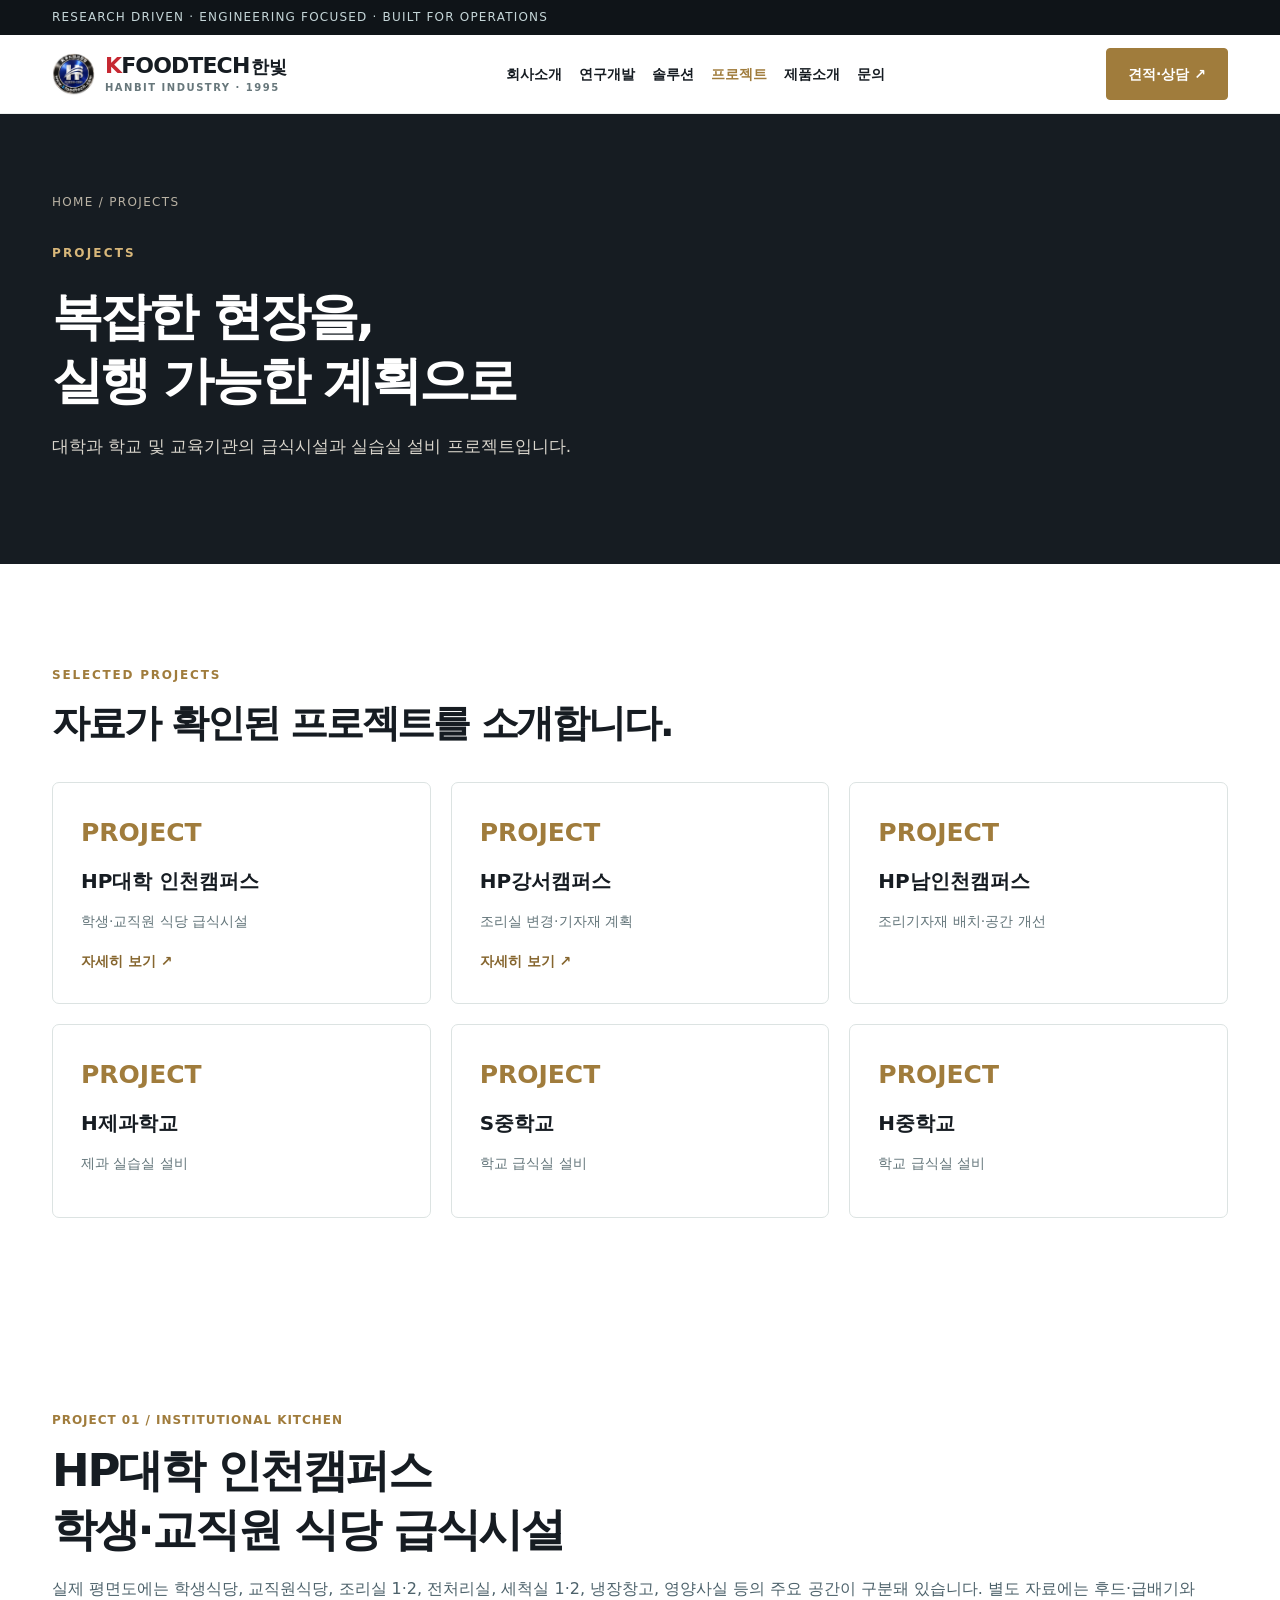
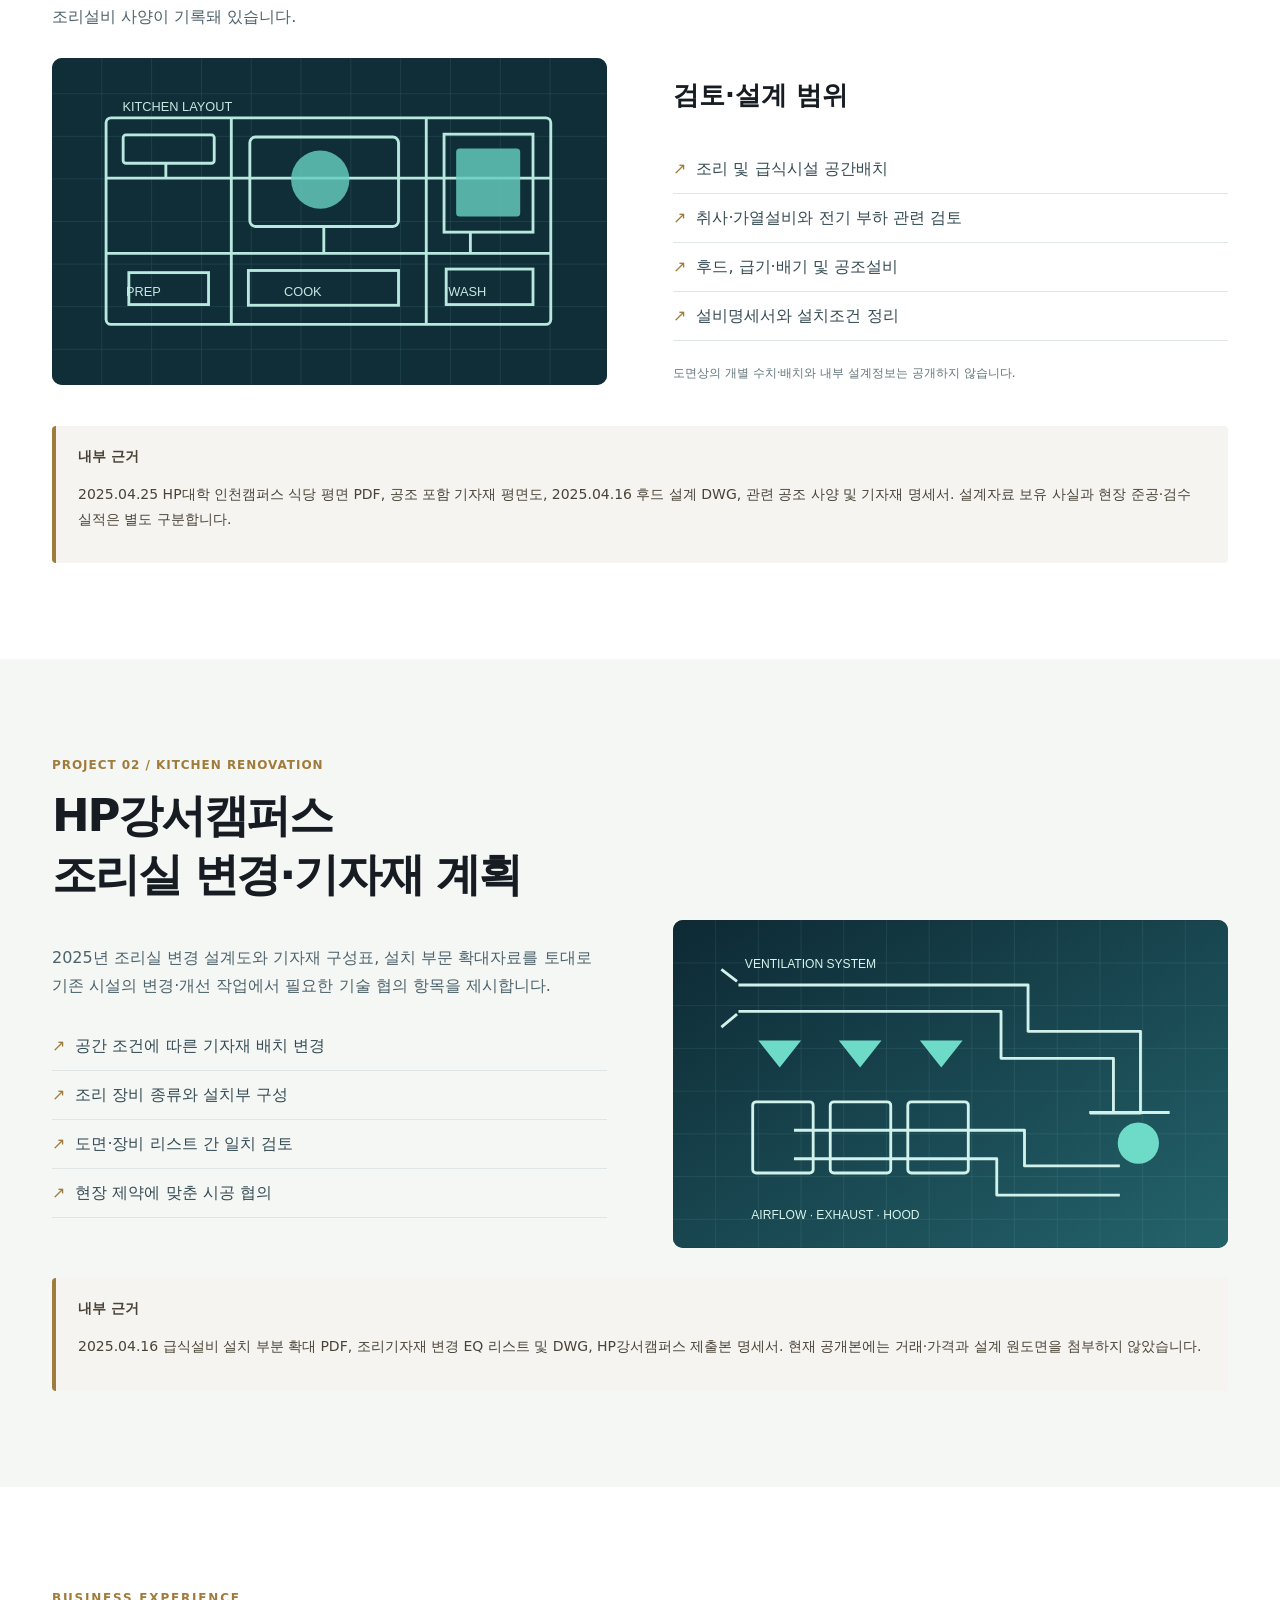
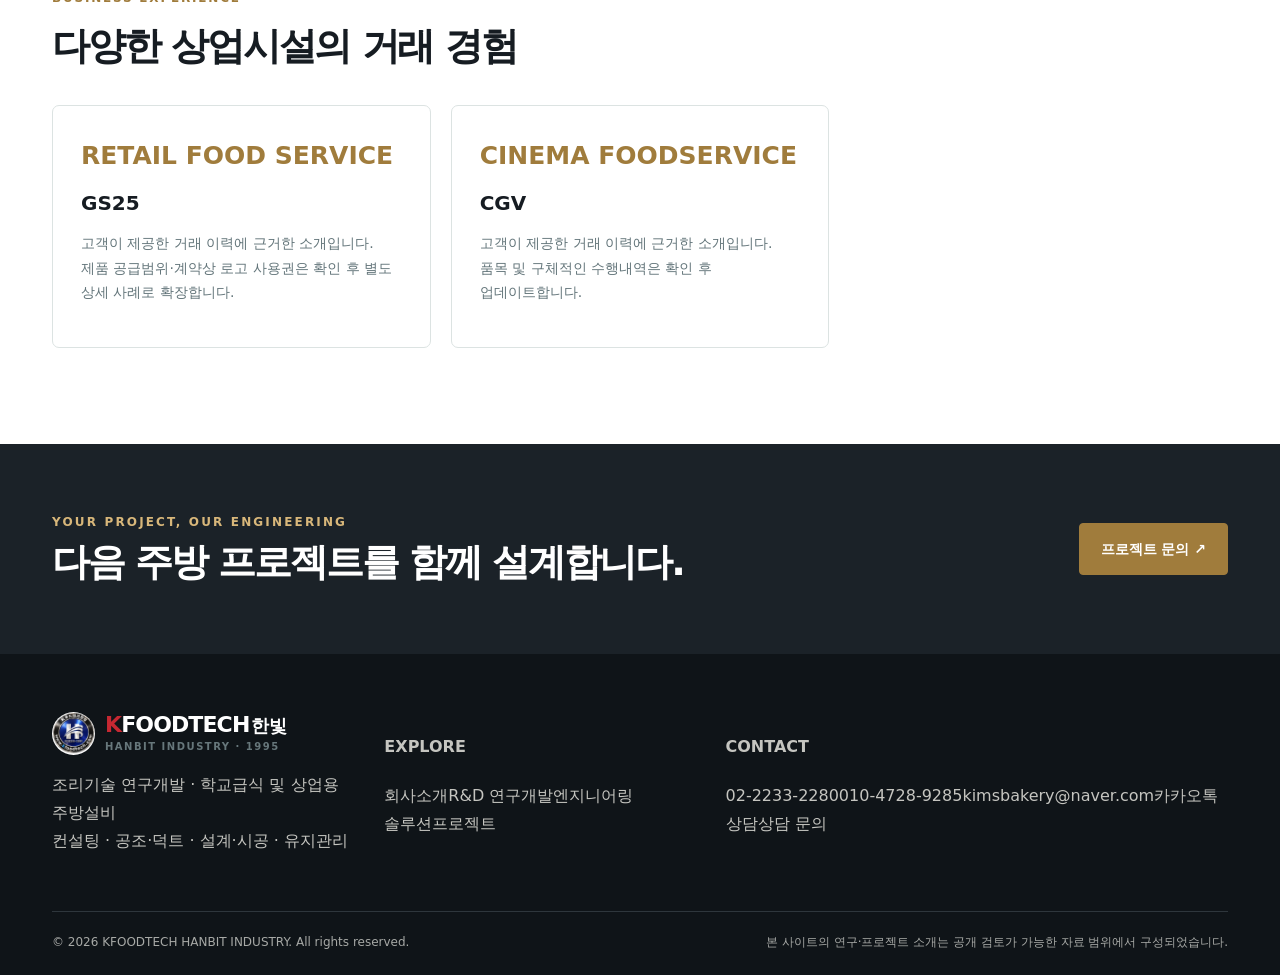
<file: projects.html>
<!doctype html><html lang="ko"><head><meta charset="utf-8"><meta name="viewport" content="width=device-width,initial-scale=1"><meta name="theme-color" content="#161c22"><meta name="description" content="KFOODTECH한빛 — 나라장터 등록 조달업체. 학교급식·상업용 주방설비와 제과제빵 기계 및 공조·덕트 설계·시공과 사후관리"><title>프로젝트 | 학교·대학 급식시설 | KFOODTECH한빛</title><link rel="icon" href="assets/hanbit-logo.png" type="image/png"><link rel="stylesheet" href="styles.css?v=20261103b"><script defer src="script.js"></script></head><body><div class="notice"><div class="wrap">RESEARCH DRIVEN · ENGINEERING FOCUSED · BUILT FOR OPERATIONS</div></div><header class="header"><nav class="nav wrap" aria-label="주요 메뉴"><a class="brand" href="index.html"><img class="brand-mark" src="assets/hanbit-logo.png" width="43" height="43" alt="KFOODTECH한빛 로고"><span><span class="k">K</span>FOODTECH<span class="hb">한빛</span><small>HANBIT INDUSTRY · 1995</small></span></a><div class="links" id="navlinks"><a href="about.html" >회사소개</a><a href="rnd.html" >연구개발</a><a href="solutions.html" >솔루션</a><a href="projects.html" aria-current=page>프로젝트</a><a href="products.html">제품소개</a><a href="contact.html" >문의</a></div><a class="navcta" href="contact.html">견적·상담 ↗</a><button class="menu-btn" aria-controls="navlinks" aria-expanded="false" aria-label="메뉴 펼치기">☰</button></nav></header><main id="main"><section class="pagehero"><div class="wrap"><div class="crumb">HOME / PROJECTS</div><div class="eyebrow" style="color:#d8b77a;margin-top:30px">PROJECTS</div><h1>복잡한 현장을,<br>실행 가능한 계획으로</h1><p>대학과 학교 및 교육기관의 급식시설과 실습실 설비 프로젝트입니다.</p></div></section><section class="section"><div class="wrap"><div class="section-title"><span class="kicker">SELECTED PROJECTS</span><h2>자료가 확인된 프로젝트를 소개합니다.</h2></div><div class="featuregrid"><a class="feature" href="projects.html#incheon"><span class="num">PROJECT</span><h3>HP대학 인천캠퍼스</h3><p>학생·교직원 식당 급식시설</p><span class="more">자세히 보기 ↗</span></a><a class="feature" href="projects.html#gangseo"><span class="num">PROJECT</span><h3>HP강서캠퍼스</h3><p>조리실 변경·기자재 계획</p><span class="more">자세히 보기 ↗</span></a><div class="feature"><span class="num">PROJECT</span><h3>HP남인천캠퍼스</h3><p>조리기자재 배치·공간 개선</p></div><div class="feature"><span class="num">PROJECT</span><h3>H제과학교</h3><p>제과 실습실 설비</p></div><div class="feature"><span class="num">PROJECT</span><h3>S중학교</h3><p>학교 급식실 설비</p></div><div class="feature"><span class="num">PROJECT</span><h3>H중학교</h3><p>학교 급식실 설비</p></div></div></div></section><section class="section" id="incheon"><div class="wrap"><div class="label">PROJECT 01 / INSTITUTIONAL KITCHEN</div><h2 style="font-size:45px;line-height:1.3;letter-spacing:-.05em">HP대학 인천캠퍼스<br>학생·교직원 식당 급식시설</h2><p class="text-lead">실제 평면도에는 학생식당, 교직원식당, 조리실 1·2, 전처리실, 세척실 1·2, 냉장창고, 영양사실 등의 주요 공간이 구분돼 있습니다. 별도 자료에는 후드·급배기와 조리설비 사양이 기록돼 있습니다.</p><div class="split"><div class="diagram"><img src="assets/kitchen.svg" alt="HP대학 인천캠퍼스 급식시설의 공간구획에 대한 일반적인 개념도"></div><div><h3 style="font-size:26px">검토·설계 범위</h3><ul class="bullets"><li>조리 및 급식시설 공간배치</li><li>취사·가열설비와 전기 부하 관련 검토</li><li>후드, 급기·배기 및 공조설비</li><li>설비명세서와 설치조건 정리</li></ul><p class="caption">도면상의 개별 수치·배치와 내부 설계정보는 공개하지 않습니다.</p></div></div><div class="refbox" style="margin-top:30px"><b>내부 근거</b><p>2025.04.25 HP대학 인천캠퍼스 식당 평면 PDF, 공조 포함 기자재 평면도, 2025.04.16 후드 설계 DWG, 관련 공조 사양 및 기자재 명세서. 설계자료 보유 사실과 현장 준공·검수 실적은 별도 구분합니다.</p></div></div></section><section class="section soft" id="gangseo"><div class="wrap"><div class="label">PROJECT 02 / KITCHEN RENOVATION</div><h2 style="font-size:45px;line-height:1.3;letter-spacing:-.05em">HP강서캠퍼스<br>조리실 변경·기자재 계획</h2><div class="split"><div><p class="text-lead">2025년 조리실 변경 설계도와 기자재 구성표, 설치 부문 확대자료를 토대로 기존 시설의 변경·개선 작업에서 필요한 기술 협의 항목을 제시합니다.</p><ul class="bullets"><li>공간 조건에 따른 기자재 배치 변경</li><li>조리 장비 종류와 설치부 구성</li><li>도면·장비 리스트 간 일치 검토</li><li>현장 제약에 맞춘 시공 협의</li></ul></div><div class="diagram"><img src="assets/duct.svg" alt="주방 공조·설비 계획 설명도"></div></div><div class="refbox" style="margin-top:30px"><b>내부 근거</b><p>2025.04.16 급식설비 설치 부분 확대 PDF, 조리기자재 변경 EQ 리스트 및 DWG, HP강서캠퍼스 제출본 명세서. 현재 공개본에는 거래·가격과 설계 원도면을 첨부하지 않았습니다.</p></div></div></section><section class="section"><div class="wrap"><div class="section-title"><div><span class="kicker">BUSINESS EXPERIENCE</span><h2>다양한 상업시설의 거래 경험</h2></div><p></p></div><div class="featuregrid"><div class="feature"><span class="num">RETAIL FOOD SERVICE</span><h3>GS25</h3><p>고객이 제공한 거래 이력에 근거한 소개입니다. 제품 공급범위·계약상 로고 사용권은 확인 후 별도 상세 사례로 확장합니다.</p></div><div class="feature"><span class="num">CINEMA FOODSERVICE</span><h3>CGV</h3><p>고객이 제공한 거래 이력에 근거한 소개입니다. 품목 및 구체적인 수행내역은 확인 후 업데이트합니다.</p></div></div></div></section></main><section class="cta-strip"><div class="wrap"><div><div class="eyebrow" style="color:#d8b77a">YOUR PROJECT, OUR ENGINEERING</div><h2>다음 주방 프로젝트를 함께 설계합니다.</h2></div><a class="btn" href="contact.html">프로젝트 문의 ↗</a></div></section><footer class="footer"><div class="wrap"><div class="footer-top"><div><a class="brand" href="index.html"><img class="brand-mark" src="assets/hanbit-logo.png" width="43" height="43" alt="KFOODTECH한빛 로고"><span><span class="k">K</span>FOODTECH<span class="hb">한빛</span><small>HANBIT INDUSTRY · 1995</small></span></a><p>조리기술 연구개발 · 학교급식 및 상업용 주방설비<br>컨설팅 · 공조·덕트 · 설계·시공 · 유지관리</p></div><div><h4>EXPLORE</h4><a href="about.html">회사소개</a><a href="rnd.html">R&D 연구개발</a><a href="solutions.html">엔지니어링 솔루션</a><a href="projects.html">프로젝트</a></div><div><h4>CONTACT</h4><a href="tel:0222332280">02-2233-2280</a><a href="tel:01047289285">010-4728-9285</a><a href="mailto:kimsbakery@naver.com">kimsbakery@naver.com</a><a href="http://pf.kakao.com/_vTyWX/chat" target="_blank" rel="noopener">카카오톡 상담</a><a href="contact.html">상담 문의</a></div></div><div class="footer-bottom"><span>© <span data-year>2026</span> KFOODTECH HANBIT INDUSTRY. All rights reserved.</span><span>본 사이트의 연구·프로젝트 소개는 공개 검토가 가능한 자료 범위에서 구성되었습니다.</span></div></div></footer><nav class="mobile-contact" aria-label="빠른 문의"><a href="https://docs.google.com/forms/d/e/1FAIpQLScyhEostT-k2H9TtkbN9D1aw6znj-16dAzOVldhvWlVK_r4iw/viewform" target="_blank" rel="noopener">문의서</a><a href="tel:0222332280">전화</a><a href="sms:01047289285">문자</a><a href="http://pf.kakao.com/_vTyWX/chat" target="_blank" rel="noopener">카카오톡</a></nav></body></html>
</file>
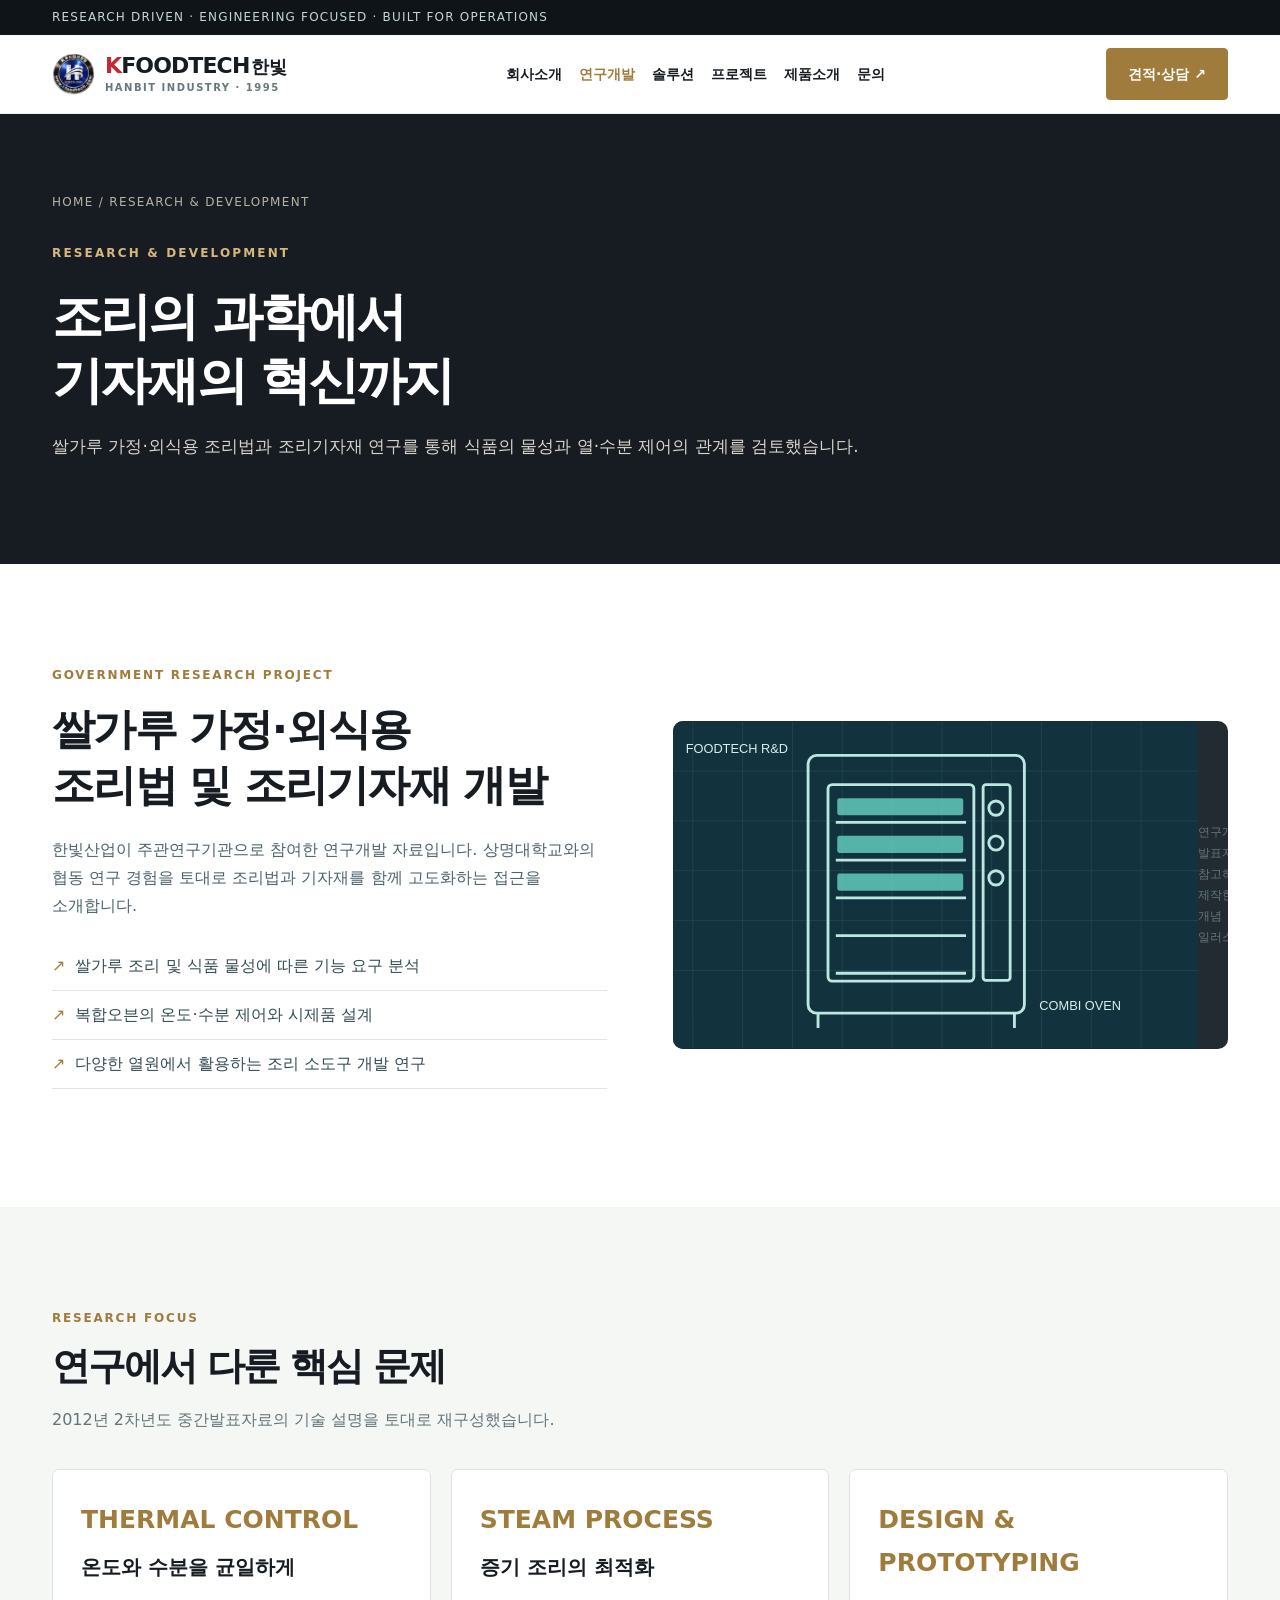
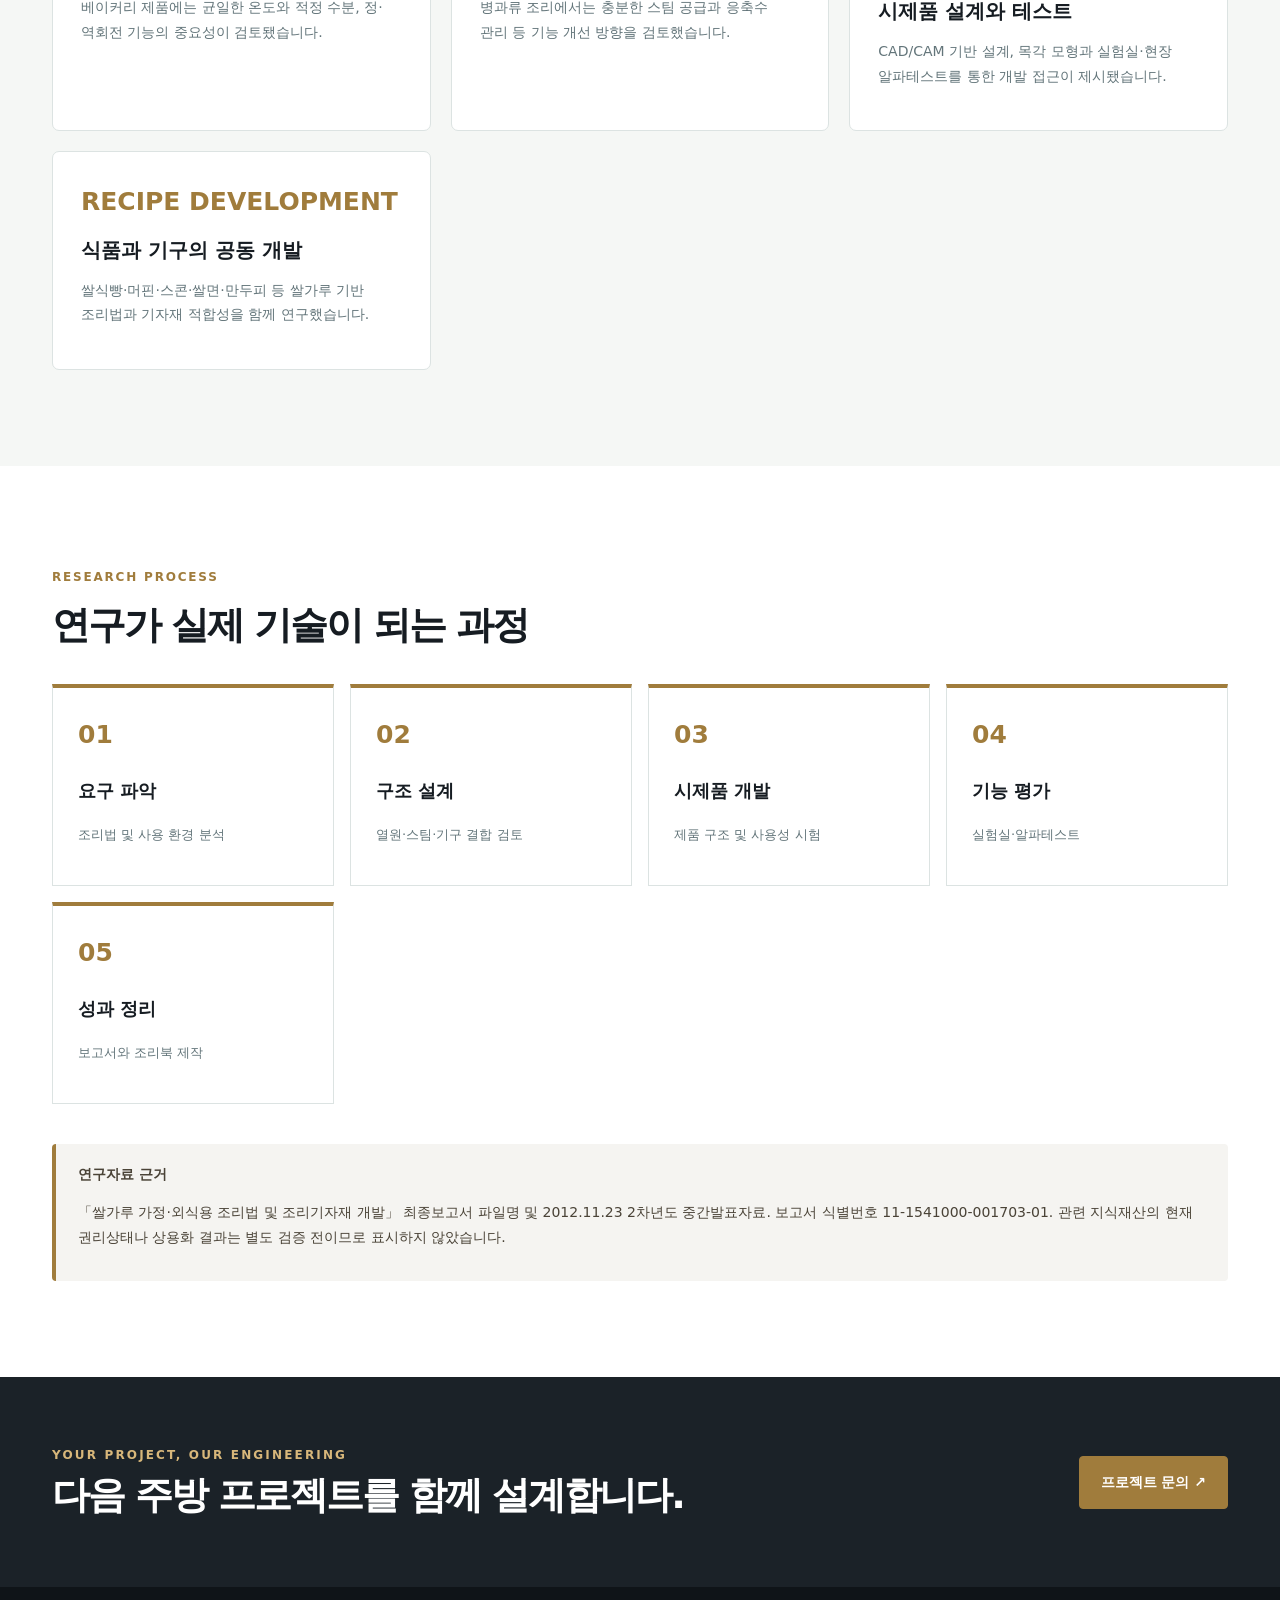
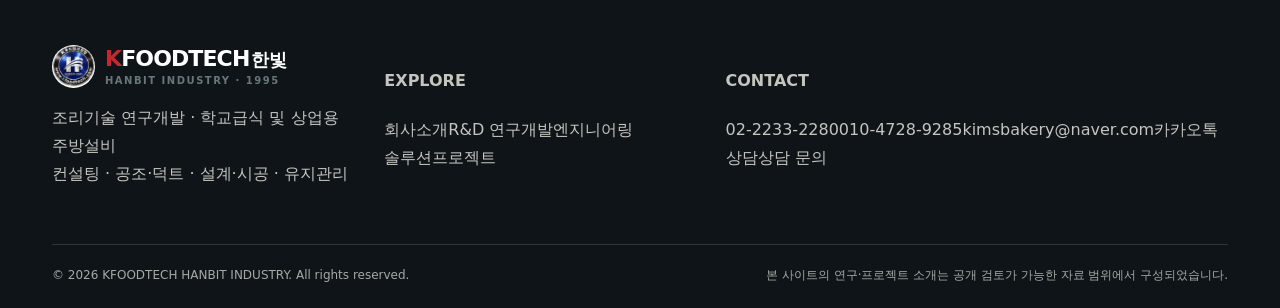
<file: rnd.html>
<!doctype html><html lang="ko"><head><meta charset="utf-8"><meta name="viewport" content="width=device-width,initial-scale=1"><meta name="theme-color" content="#161c22"><meta name="description" content="KFOODTECH한빛 — 나라장터 등록 조달업체. 학교급식·상업용 주방설비와 제과제빵 기계 및 공조·덕트 설계·시공과 사후관리"><title>연구개발 | KFOODTECH한빛</title><link rel="icon" href="assets/hanbit-logo.png" type="image/png"><link rel="stylesheet" href="styles.css?v=20261103b"><script defer src="script.js"></script></head><body><div class="notice"><div class="wrap">RESEARCH DRIVEN · ENGINEERING FOCUSED · BUILT FOR OPERATIONS</div></div><header class="header"><nav class="nav wrap" aria-label="주요 메뉴"><a class="brand" href="index.html"><img class="brand-mark" src="assets/hanbit-logo.png" width="43" height="43" alt="KFOODTECH한빛 로고"><span><span class="k">K</span>FOODTECH<span class="hb">한빛</span><small>HANBIT INDUSTRY · 1995</small></span></a><div class="links" id="navlinks"><a href="about.html" >회사소개</a><a href="rnd.html" aria-current=page>연구개발</a><a href="solutions.html" >솔루션</a><a href="projects.html" >프로젝트</a><a href="products.html">제품소개</a><a href="contact.html" >문의</a></div><a class="navcta" href="contact.html">견적·상담 ↗</a><button class="menu-btn" aria-controls="navlinks" aria-expanded="false" aria-label="메뉴 펼치기">☰</button></nav></header><main id="main"><section class="pagehero"><div class="wrap"><div class="crumb">HOME / RESEARCH & DEVELOPMENT</div><div class="eyebrow" style="color:#d8b77a;margin-top:30px">RESEARCH & DEVELOPMENT</div><h1>조리의 과학에서<br>기자재의 혁신까지</h1><p>쌀가루 가정·외식용 조리법과 조리기자재 연구를 통해 식품의 물성과 열·수분 제어의 관계를 검토했습니다.</p></div></section><section class="section"><div class="wrap"><div class="split"><div><span class="kicker">GOVERNMENT RESEARCH PROJECT</span><h2 style="font-size:43px;line-height:1.3;letter-spacing:-.04em">쌀가루 가정·외식용<br>조리법 및 조리기자재 개발</h2><p class="text-lead">한빛산업이 주관연구기관으로 참여한 연구개발 자료입니다. 상명대학교와의 협동 연구 경험을 토대로 조리법과 기자재를 함께 고도화하는 접근을 소개합니다.</p><ul class="bullets"><li>쌀가루 조리 및 식품 물성에 따른 기능 요구 분석</li><li>복합오븐의 온도·수분 제어와 시제품 설계</li><li>다양한 열원에서 활용하는 조리 소도구 개발 연구</li></ul></div><div class="diagram"><img src="assets/oven.svg" alt="복합 오븐 개발 과정 개념도"><p class="caption">연구개발 발표자료를 참고하여 제작한 개념 일러스트</p></div></div></div></section><section class="section soft"><div class="wrap"><div class="section-title"><div><span class="kicker">RESEARCH FOCUS</span><h2>연구에서 다룬 핵심 문제</h2></div><p>2012년 2차년도 중간발표자료의 기술 설명을 토대로 재구성했습니다.</p></div><div class="featuregrid"><div class="feature"><span class="num">THERMAL CONTROL</span><h3>온도와 수분을 균일하게</h3><p>베이커리 제품에는 균일한 온도와 적정 수분, 정·역회전 기능의 중요성이 검토됐습니다.</p></div><div class="feature"><span class="num">STEAM PROCESS</span><h3>증기 조리의 최적화</h3><p>병과류 조리에서는 충분한 스팀 공급과 응축수 관리 등 기능 개선 방향을 검토했습니다.</p></div><div class="feature"><span class="num">DESIGN & PROTOTYPING</span><h3>시제품 설계와 테스트</h3><p>CAD/CAM 기반 설계, 목각 모형과 실험실·현장 알파테스트를 통한 개발 접근이 제시됐습니다.</p></div><div class="feature"><span class="num">RECIPE DEVELOPMENT</span><h3>식품과 기구의 공동 개발</h3><p>쌀식빵·머핀·스콘·쌀면·만두피 등 쌀가루 기반 조리법과 기자재 적합성을 함께 연구했습니다.</p></div></div></div></section><section class="section"><div class="wrap"><div class="section-title"><div><span class="kicker">RESEARCH PROCESS</span><h2>연구가 실제 기술이 되는 과정</h2></div><p></p></div><div class="steps"><div class="step"><div class="n">01</div><h3>요구 파악</h3><p>조리법 및 사용 환경 분석</p></div><div class="step"><div class="n">02</div><h3>구조 설계</h3><p>열원·스팀·기구 결합 검토</p></div><div class="step"><div class="n">03</div><h3>시제품 개발</h3><p>제품 구조 및 사용성 시험</p></div><div class="step"><div class="n">04</div><h3>기능 평가</h3><p>실험실·알파테스트</p></div><div class="step"><div class="n">05</div><h3>성과 정리</h3><p>보고서와 조리북 제작</p></div></div><div class="refbox" style="margin-top:40px"><b>연구자료 근거</b><p>「쌀가루 가정·외식용 조리법 및 조리기자재 개발」 최종보고서 파일명 및 2012.11.23 2차년도 중간발표자료. 보고서 식별번호 11-1541000-001703-01. 관련 지식재산의 현재 권리상태나 상용화 결과는 별도 검증 전이므로 표시하지 않았습니다.</p></div></div></section></main><section class="cta-strip"><div class="wrap"><div><div class="eyebrow" style="color:#d8b77a">YOUR PROJECT, OUR ENGINEERING</div><h2>다음 주방 프로젝트를 함께 설계합니다.</h2></div><a class="btn" href="contact.html">프로젝트 문의 ↗</a></div></section><footer class="footer"><div class="wrap"><div class="footer-top"><div><a class="brand" href="index.html"><img class="brand-mark" src="assets/hanbit-logo.png" width="43" height="43" alt="KFOODTECH한빛 로고"><span><span class="k">K</span>FOODTECH<span class="hb">한빛</span><small>HANBIT INDUSTRY · 1995</small></span></a><p>조리기술 연구개발 · 학교급식 및 상업용 주방설비<br>컨설팅 · 공조·덕트 · 설계·시공 · 유지관리</p></div><div><h4>EXPLORE</h4><a href="about.html">회사소개</a><a href="rnd.html">R&D 연구개발</a><a href="solutions.html">엔지니어링 솔루션</a><a href="projects.html">프로젝트</a></div><div><h4>CONTACT</h4><a href="tel:0222332280">02-2233-2280</a><a href="tel:01047289285">010-4728-9285</a><a href="mailto:kimsbakery@naver.com">kimsbakery@naver.com</a><a href="http://pf.kakao.com/_vTyWX/chat" target="_blank" rel="noopener">카카오톡 상담</a><a href="contact.html">상담 문의</a></div></div><div class="footer-bottom"><span>© <span data-year>2026</span> KFOODTECH HANBIT INDUSTRY. All rights reserved.</span><span>본 사이트의 연구·프로젝트 소개는 공개 검토가 가능한 자료 범위에서 구성되었습니다.</span></div></div></footer><nav class="mobile-contact" aria-label="빠른 문의"><a href="https://docs.google.com/forms/d/e/1FAIpQLScyhEostT-k2H9TtkbN9D1aw6znj-16dAzOVldhvWlVK_r4iw/viewform" target="_blank" rel="noopener">문의서</a><a href="tel:0222332280">전화</a><a href="sms:01047289285">문자</a><a href="http://pf.kakao.com/_vTyWX/chat" target="_blank" rel="noopener">카카오톡</a></nav></body></html>
</file>
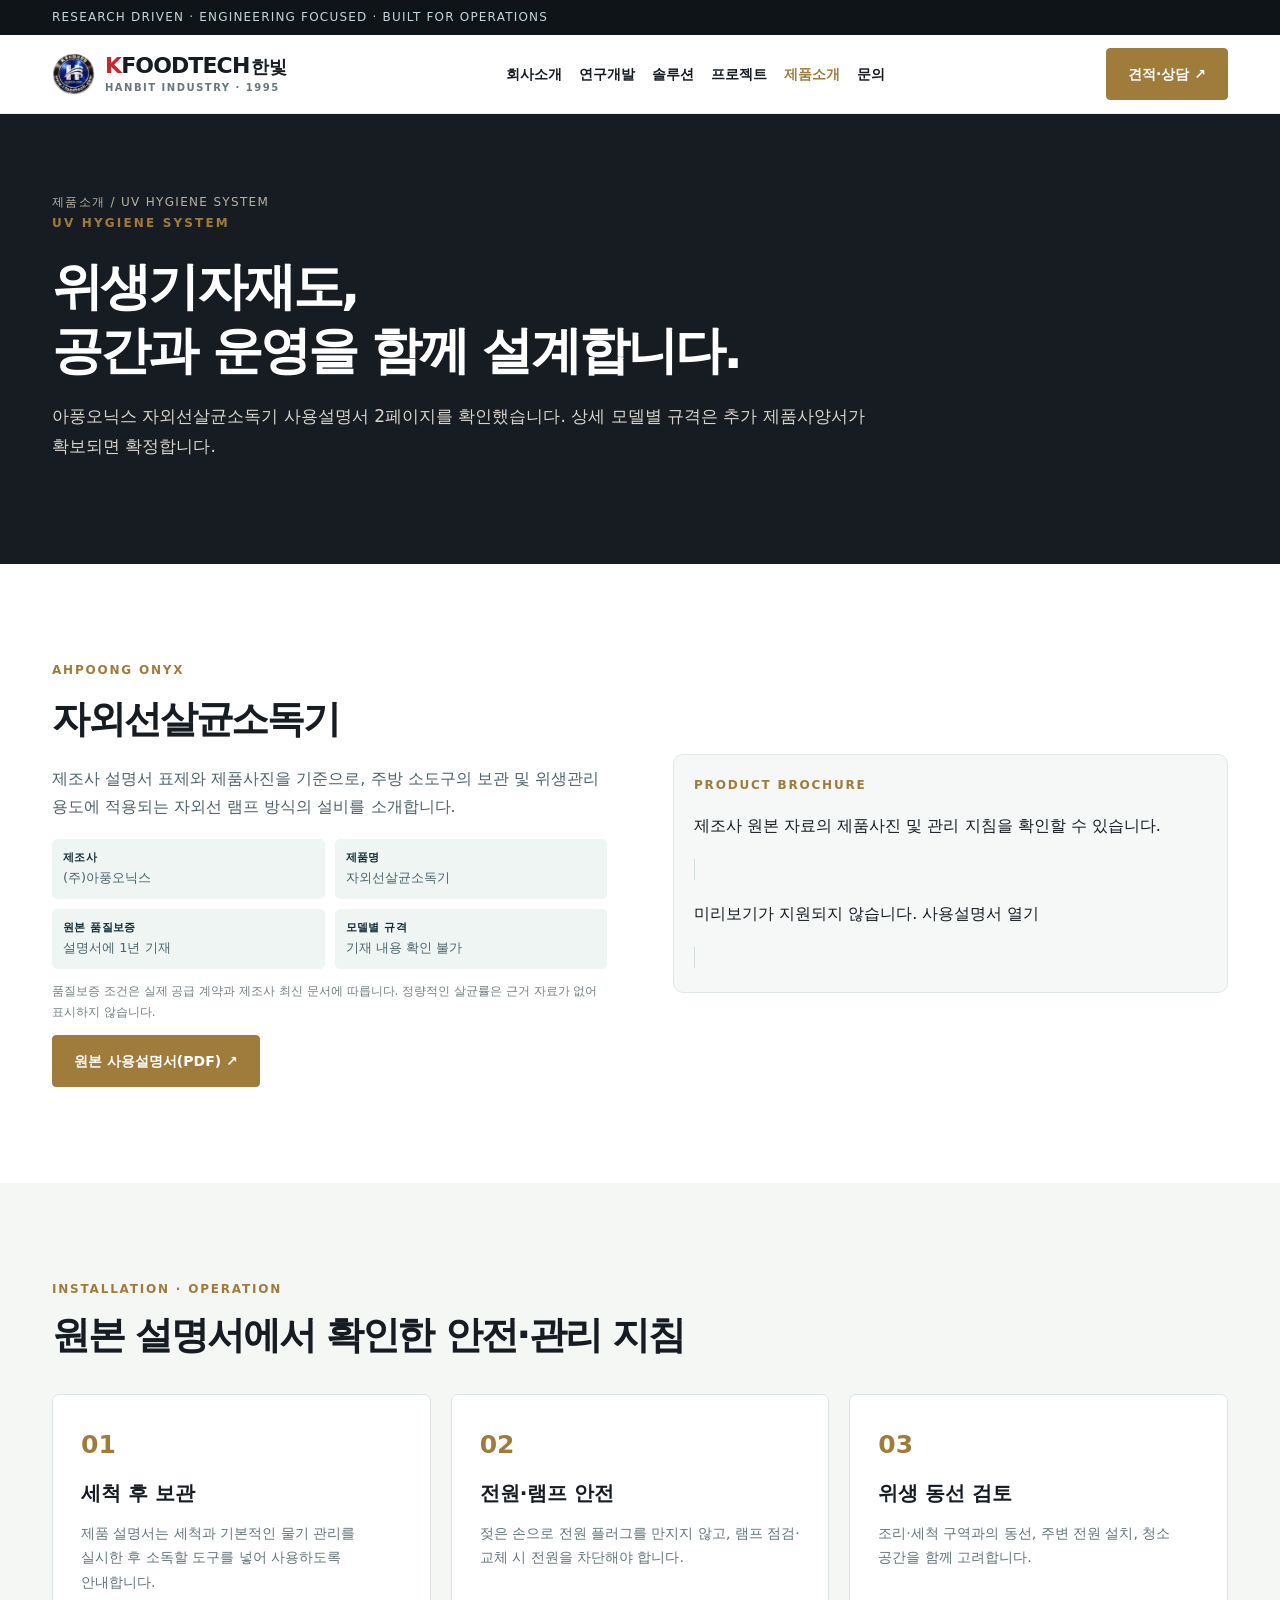
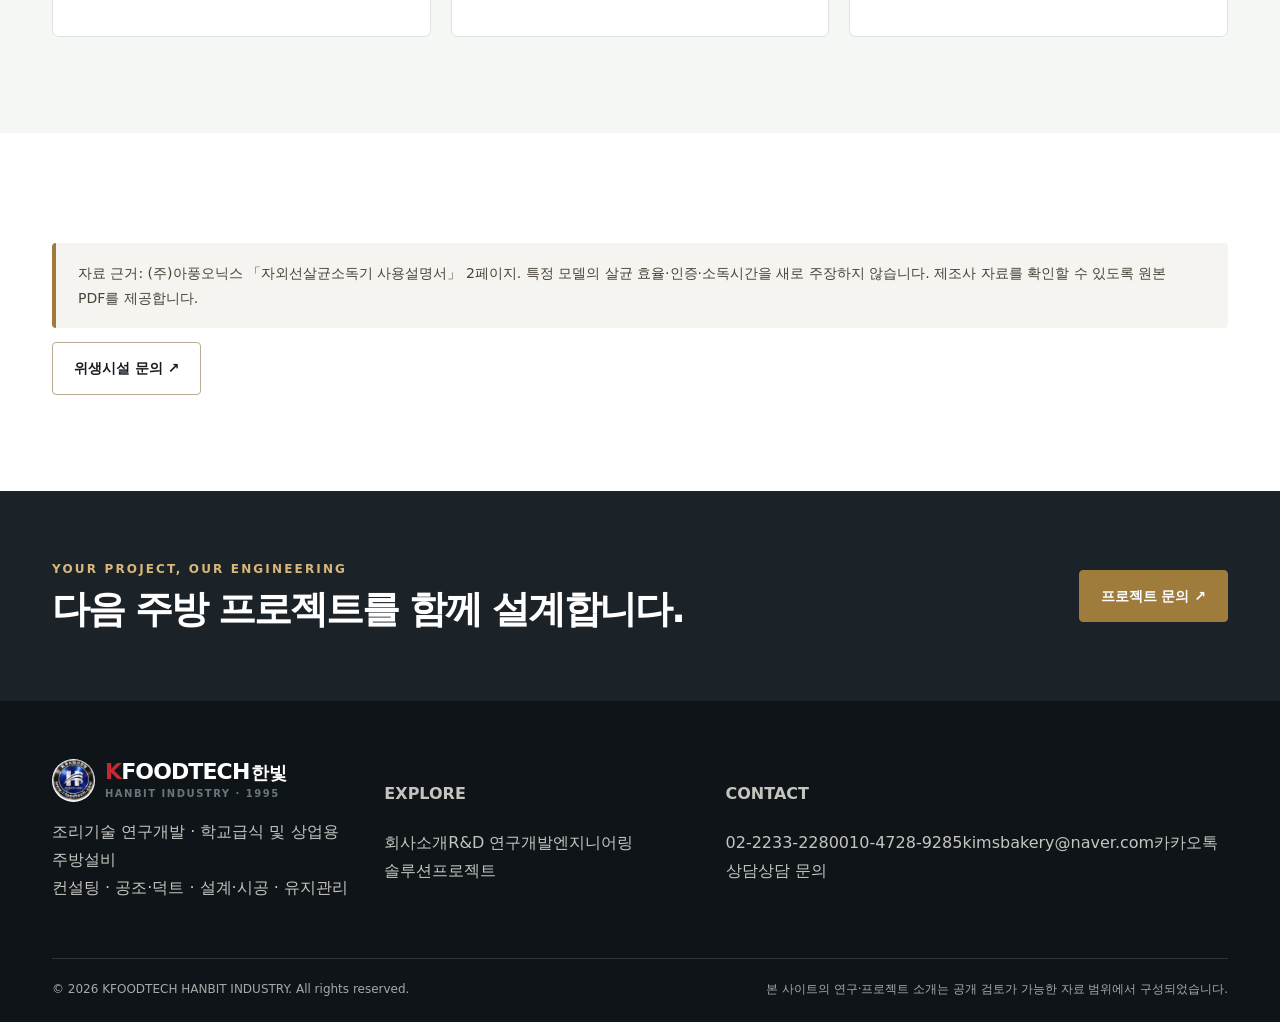
<file: sanitation.html>
<!doctype html><html lang="ko"><head><meta charset="utf-8"><meta name="viewport" content="width=device-width,initial-scale=1"><meta name="theme-color" content="#161c22"><title>자외선살균소독기 | KFOODTECH한빛</title><meta name="description" content="아풍오닉스 자외선살균소독기 제품 안내, 원본 사용설명서와 위생설비 도입 검토"><link rel="icon" href="assets/hanbit-logo.png" type="image/png"><link rel="stylesheet" href="styles.css?v=20261103b"><script defer src="script.js"></script><style>.product-hero{background:#f6f8f8;border:1px solid #e0e8e7;border-radius:10px;overflow:hidden}.product-hero img{height:290px;width:100%;object-fit:contain;background:#fff}.specrows{display:grid;grid-template-columns:repeat(2,minmax(0,1fr));gap:10px;margin-top:18px}.specrows div{padding:9px 11px;border-radius:5px;background:#eef5f3;font-size:13px;color:#49656a}.specrows b{display:block;color:#132d35;font-size:11px;letter-spacing:.04em}.catalog-pills{display:flex;gap:9px;flex-wrap:wrap;margin:22px 0}.catalog-pills a{padding:7px 14px;border:1px solid #c9d9d5;border-radius:99px;background:white;color:#275159;font-size:13px;font-weight:700}.archive-tag{padding:6px 11px;border-radius:3px;background:#e7f3f0;color:#16766d;font-size:11px;font-weight:800}.manual-preview{width:100%;height:540px;border:1px solid #d2dcdb;border-radius:8px;background:#eee}.footnote{font-size:12px;color:#738183}.card .thumb{height:260px}.card .thumb img{height:100%;width:100%;object-fit:contain;background:#fff}@media(max-width:640px){.specrows{grid-template-columns:1fr}.manual-preview{height:390px}}</style></head><body><div class="notice"><div class="wrap">RESEARCH DRIVEN · ENGINEERING FOCUSED · BUILT FOR OPERATIONS</div></div><header class="header"><nav class="nav wrap" aria-label="주요 메뉴"><a class="brand" href="index.html"><img class="brand-mark" src="assets/hanbit-logo.png" width="43" height="43" alt="KFOODTECH한빛 로고"><span><span class="k">K</span>FOODTECH<span class="hb">한빛</span><small>HANBIT INDUSTRY · 1995</small></span></a><div class="links" id="navlinks"><a href="about.html" >회사소개</a><a href="rnd.html" >연구개발</a><a href="solutions.html" >솔루션</a><a href="projects.html" >프로젝트</a><a href="products.html" aria-current="page">제품소개</a><a href="contact.html" >문의</a></div><a class="navcta" href="contact.html">견적·상담 ↗</a><button class="menu-btn" aria-controls="navlinks" aria-expanded="false" aria-label="메뉴 펼치기">☰</button></nav></header><main id="main"><section class="pagehero"><div class="wrap"><div class="crumb"><a href="products.html">제품소개</a> / UV HYGIENE SYSTEM</div><div class="eyebrow">UV HYGIENE SYSTEM</div><h1>위생기자재도,<br>공간과 운영을 함께 설계합니다.</h1><p>아풍오닉스 자외선살균소독기 사용설명서 2페이지를 확인했습니다. 상세 모델별 규격은 추가 제품사양서가 확보되면 확정합니다.</p></div></section><section class="section"><div class="wrap split"><div><div class="kicker">AHPOONG ONYX</div><h2>자외선살균소독기</h2><p class="text-lead">제조사 설명서 표제와 제품사진을 기준으로, 주방 소도구의 보관 및 위생관리 용도에 적용되는 자외선 램프 방식의 설비를 소개합니다.</p><div class="specrows"><div><b>제조사</b>(주)아풍오닉스</div><div><b>제품명</b>자외선살균소독기</div><div><b>원본 품질보증</b>설명서에 1년 기재</div><div><b>모델별 규격</b>기재 내용 확인 불가</div></div><p class="footnote">품질보증 조건은 실제 공급 계약과 제조사 최신 문서에 따릅니다. 정량적인 살균률은 근거 자료가 없어 표시하지 않습니다.</p><a class="btn" href="assets/ahpoong-uv-manual.pdf" target="_blank" rel="noopener">원본 사용설명서(PDF) ↗</a></div><div class="product-hero" style="padding:20px"><div class="kicker">PRODUCT BROCHURE</div><p>제조사 원본 자료의 제품사진 및 관리 지침을 확인할 수 있습니다.</p><object class="manual-preview" data="assets/ahpoong-uv-manual.pdf#page=1&view=FitH" type="application/pdf" aria-label="아풍오닉스 자외선살균소독기 제품 사용설명서"><p>미리보기가 지원되지 않습니다. <a href="assets/ahpoong-uv-manual.pdf">사용설명서 열기</a></p></object></div></div></section><section class="section soft"><div class="wrap"><div class="section-title"><div class="kicker">INSTALLATION · OPERATION</div><h2>원본 설명서에서 확인한 안전·관리 지침</h2></div><div class="featuregrid"><div class="feature"><div class="num">01</div><h3>세척 후 보관</h3><p>제품 설명서는 세척과 기본적인 물기 관리를 실시한 후 소독할 도구를 넣어 사용하도록 안내합니다.</p></div><div class="feature"><div class="num">02</div><h3>전원·램프 안전</h3><p>젖은 손으로 전원 플러그를 만지지 않고, 램프 점검·교체 시 전원을 차단해야 합니다.</p></div><div class="feature"><div class="num">03</div><h3>위생 동선 검토</h3><p>조리·세척 구역과의 동선, 주변 전원 설치, 청소 공간을 함께 고려합니다.</p></div></div></div></section><section class="section"><div class="wrap"><p class="refbox">자료 근거: (주)아풍오닉스 「자외선살균소독기 사용설명서」 2페이지. 특정 모델의 살균 효율·인증·소독시간을 새로 주장하지 않습니다. 제조사 자료를 확인할 수 있도록 원본 PDF를 제공합니다.</p><a class="btn outline" href="contact.html">위생시설 문의 ↗</a></div></section></main><section class="cta-strip"><div class="wrap"><div><div class="eyebrow" style="color:#d8b77a">YOUR PROJECT, OUR ENGINEERING</div><h2>다음 주방 프로젝트를 함께 설계합니다.</h2></div><a class="btn" href="contact.html">프로젝트 문의 ↗</a></div></section><footer class="footer"><div class="wrap"><div class="footer-top"><div><a class="brand" href="index.html"><img class="brand-mark" src="assets/hanbit-logo.png" width="43" height="43" alt="KFOODTECH한빛 로고"><span><span class="k">K</span>FOODTECH<span class="hb">한빛</span><small>HANBIT INDUSTRY · 1995</small></span></a><p>조리기술 연구개발 · 학교급식 및 상업용 주방설비<br>컨설팅 · 공조·덕트 · 설계·시공 · 유지관리</p></div><div><h4>EXPLORE</h4><a href="about.html">회사소개</a><a href="rnd.html">R&D 연구개발</a><a href="solutions.html">엔지니어링 솔루션</a><a href="projects.html">프로젝트</a></div><div><h4>CONTACT</h4><a href="tel:0222332280">02-2233-2280</a><a href="tel:01047289285">010-4728-9285</a><a href="mailto:kimsbakery@naver.com">kimsbakery@naver.com</a><a href="http://pf.kakao.com/_vTyWX/chat" target="_blank" rel="noopener">카카오톡 상담</a><a href="contact.html">상담 문의</a></div></div><div class="footer-bottom"><span>© <span data-year>2026</span> KFOODTECH HANBIT INDUSTRY. All rights reserved.</span><span>본 사이트의 연구·프로젝트 소개는 공개 검토가 가능한 자료 범위에서 구성되었습니다.</span></div></div></footer><nav class="mobile-contact" aria-label="빠른 문의"><a href="https://docs.google.com/forms/d/e/1FAIpQLScyhEostT-k2H9TtkbN9D1aw6znj-16dAzOVldhvWlVK_r4iw/viewform" target="_blank" rel="noopener">문의서</a><a href="tel:0222332280">전화</a><a href="sms:01047289285">문자</a><a href="http://pf.kakao.com/_vTyWX/chat" target="_blank" rel="noopener">카카오톡</a></nav></body></html>
</file>
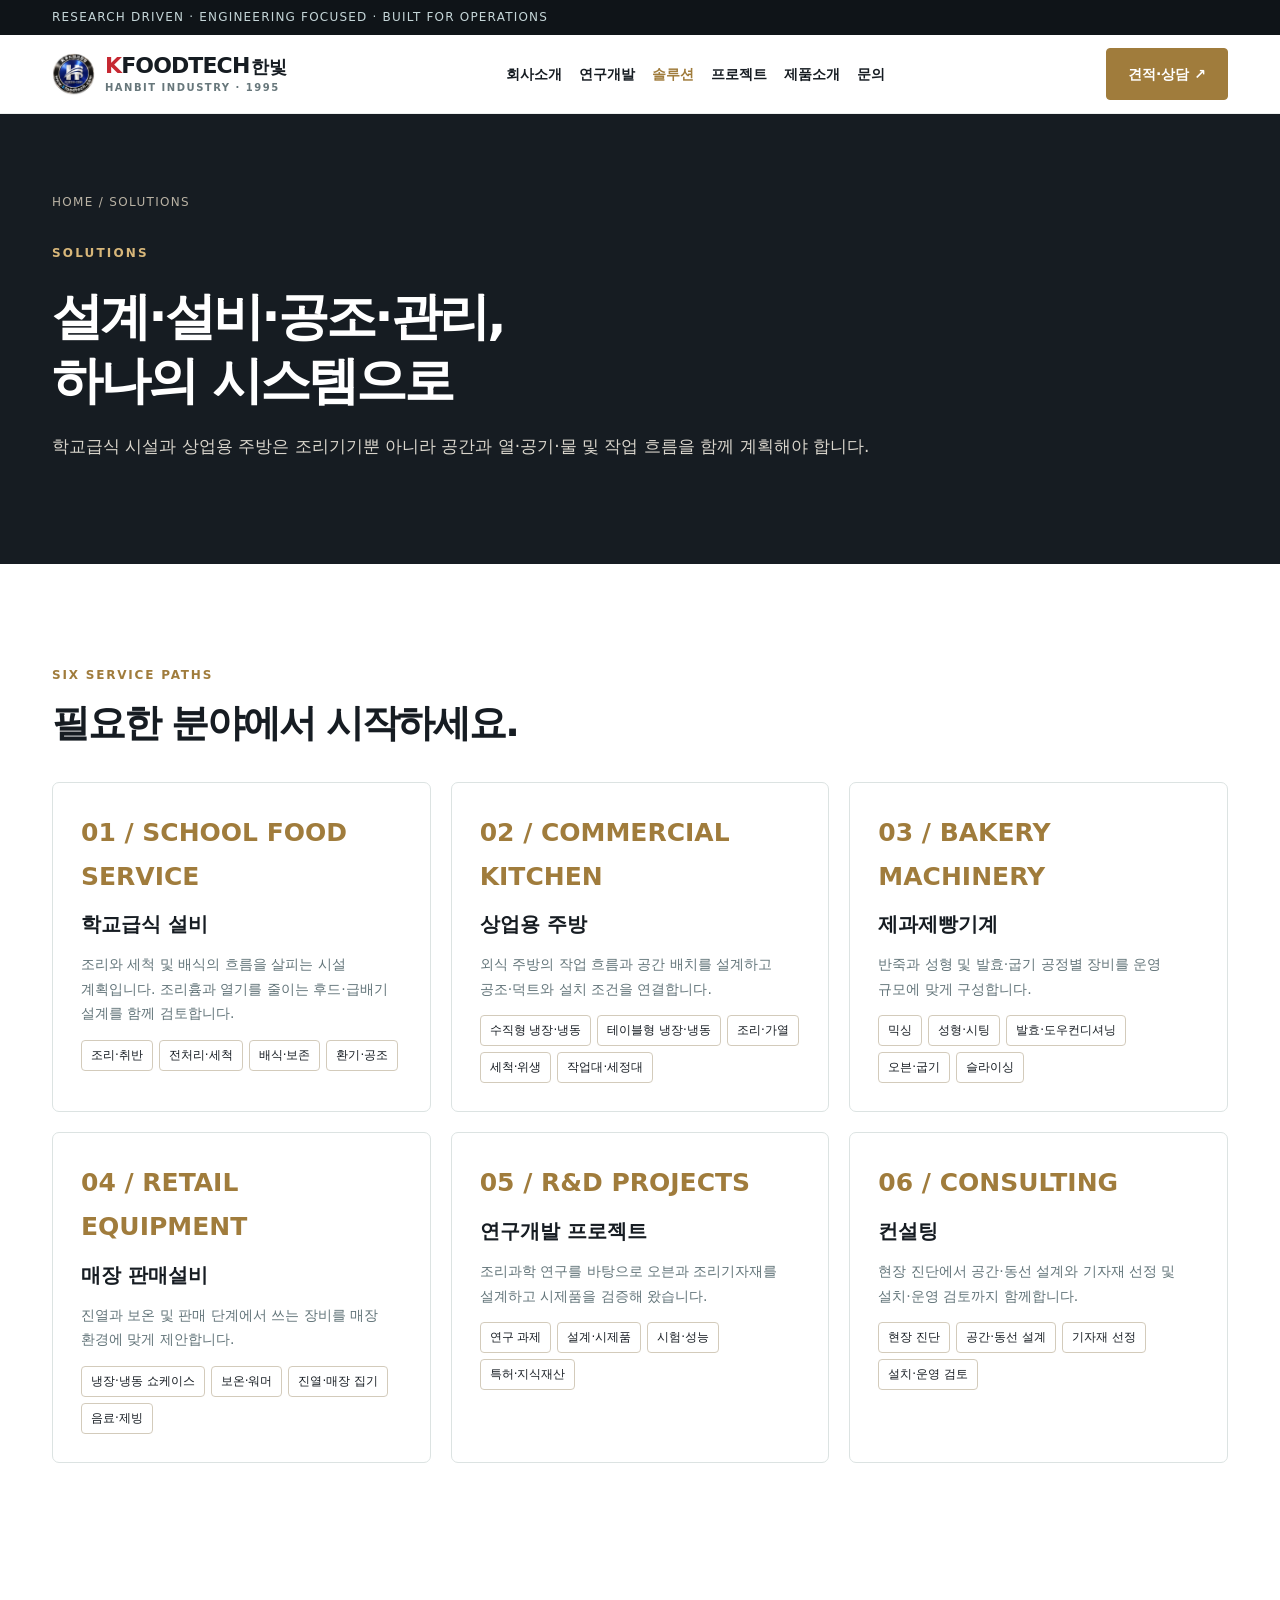
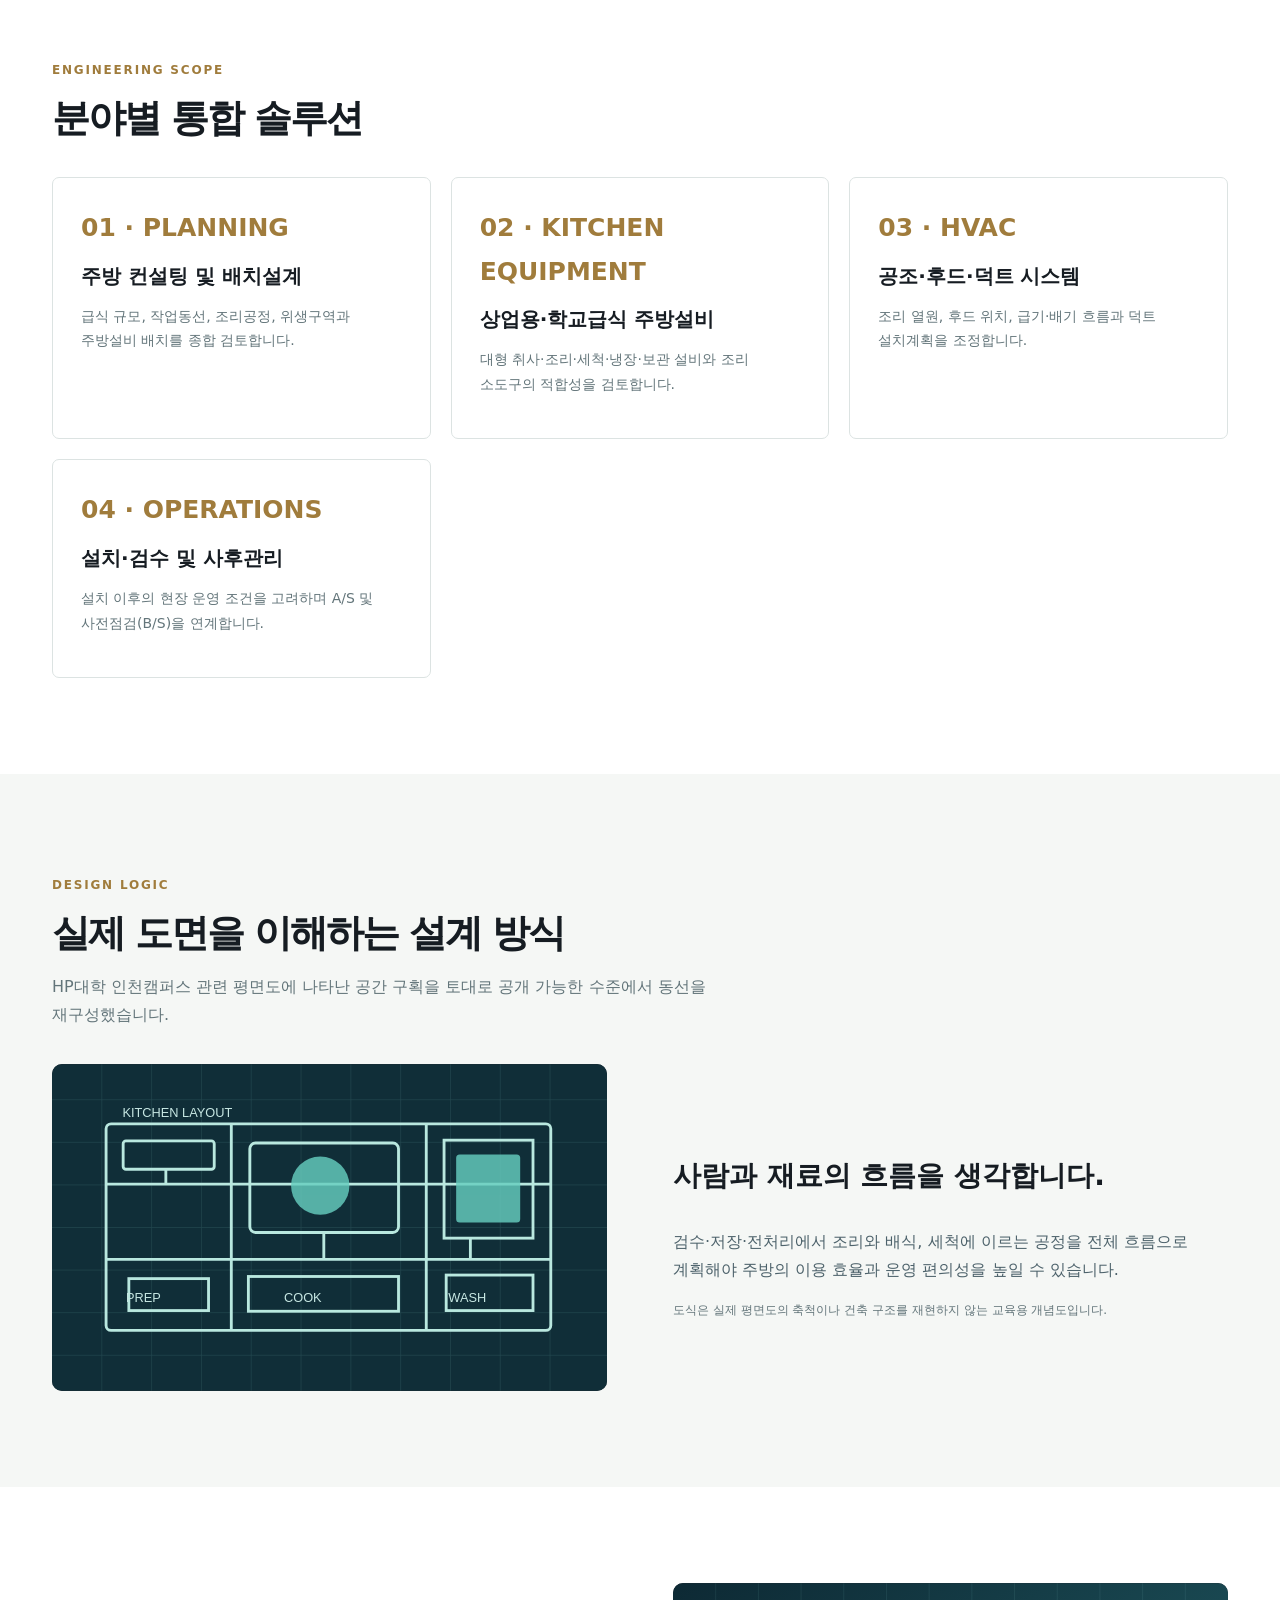
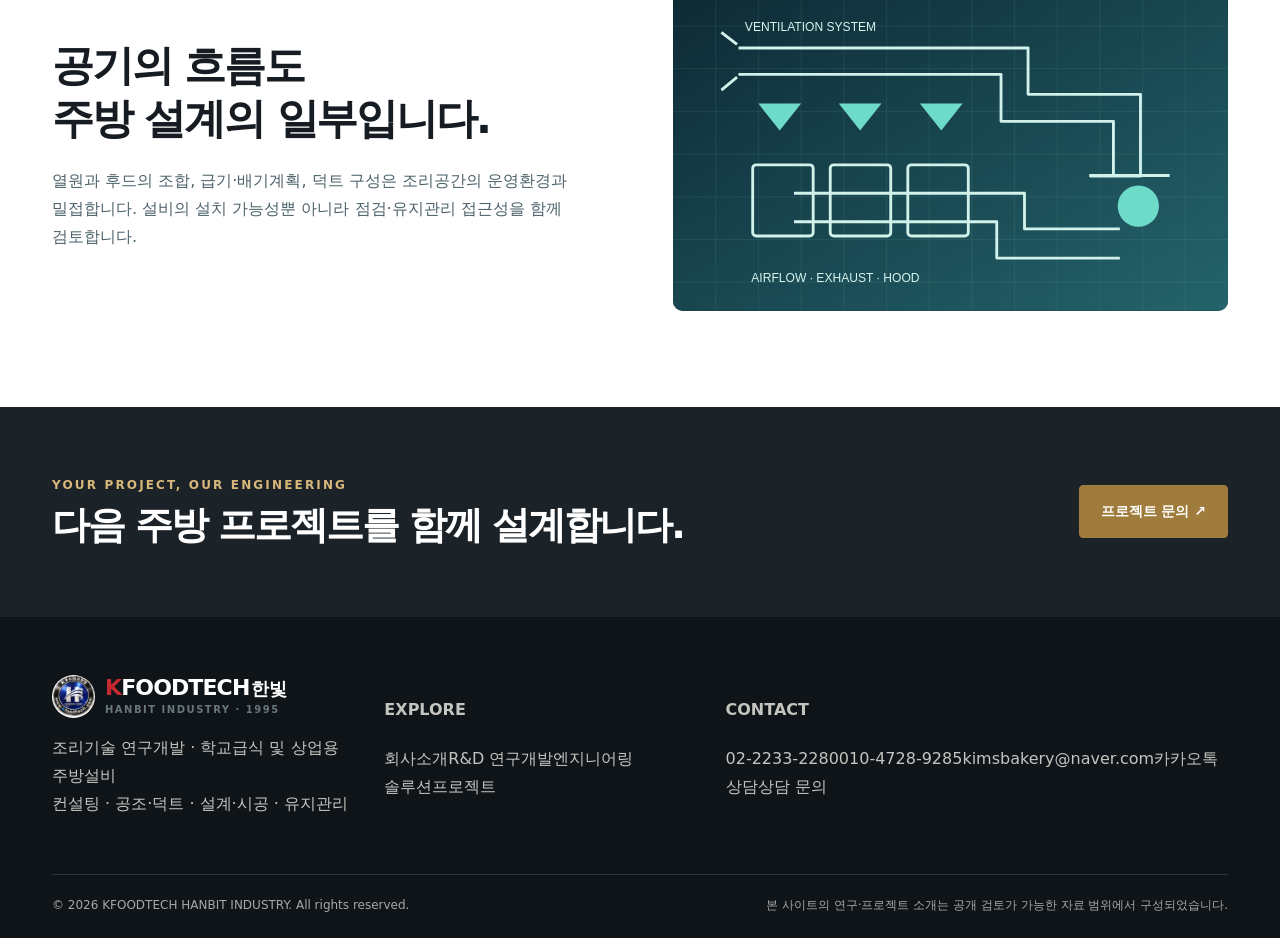
<file: solutions.html>
<!doctype html><html lang="ko"><head><meta charset="utf-8"><meta name="viewport" content="width=device-width,initial-scale=1"><meta name="theme-color" content="#161c22"><meta name="description" content="KFOODTECH한빛 — 나라장터 등록 조달업체. 학교급식·상업용 주방설비와 제과제빵 기계 및 공조·덕트 설계·시공과 사후관리"><title>솔루션 | KFOODTECH한빛</title><link rel="icon" href="assets/hanbit-logo.png" type="image/png"><link rel="stylesheet" href="styles.css?v=20261103b"><script defer src="script.js"></script></head><body><div class="notice"><div class="wrap">RESEARCH DRIVEN · ENGINEERING FOCUSED · BUILT FOR OPERATIONS</div></div><header class="header"><nav class="nav wrap" aria-label="주요 메뉴"><a class="brand" href="index.html"><img class="brand-mark" src="assets/hanbit-logo.png" width="43" height="43" alt="KFOODTECH한빛 로고"><span><span class="k">K</span>FOODTECH<span class="hb">한빛</span><small>HANBIT INDUSTRY · 1995</small></span></a><div class="links" id="navlinks"><a href="about.html" >회사소개</a><a href="rnd.html" >연구개발</a><a href="solutions.html" aria-current=page>솔루션</a><a href="projects.html" >프로젝트</a><a href="products.html">제품소개</a><a href="contact.html" >문의</a></div><a class="navcta" href="contact.html">견적·상담 ↗</a><button class="menu-btn" aria-controls="navlinks" aria-expanded="false" aria-label="메뉴 펼치기">☰</button></nav></header><main id="main"><section class="pagehero"><div class="wrap"><div class="crumb">HOME / SOLUTIONS</div><div class="eyebrow" style="color:#d8b77a;margin-top:30px">SOLUTIONS</div><h1>설계·설비·공조·관리,<br>하나의 시스템으로</h1><p>학교급식 시설과 상업용 주방은 조리기기뿐 아니라 공간과 열·공기·물 및 작업 흐름을 함께 계획해야 합니다.</p></div></section><section class="section" id="six"><div class="wrap"><div class="section-title"><span class="kicker">SIX SERVICE PATHS</span><h2>필요한 분야에서 시작하세요.</h2></div><div class="featuregrid"><div class="feature" id="school"><span class="num">01 / SCHOOL FOOD SERVICE</span><h3>학교급식 설비</h3><p>조리와 세척 및 배식의 흐름을 살피는 시설 계획입니다. 조리흄과 열기를 줄이는 후드·급배기 설계를 함께 검토합니다.</p><div class="subcats"><span>조리·취반</span><span>전처리·세척</span><span>배식·보존</span><span>환기·공조</span></div></div><div class="feature" id="commercial"><span class="num">02 / COMMERCIAL KITCHEN</span><h3>상업용 주방</h3><p>외식 주방의 작업 흐름과 공간 배치를 설계하고 공조·덕트와 설치 조건을 연결합니다.</p><div class="subcats"><span>수직형 냉장·냉동</span><span>테이블형 냉장·냉동</span><span>조리·가열</span><span>세척·위생</span><span>작업대·세정대</span></div></div><div class="feature" id="bakery"><span class="num">03 / BAKERY MACHINERY</span><h3>제과제빵기계</h3><p>반죽과 성형 및 발효·굽기 공정별 장비를 운영 규모에 맞게 구성합니다.</p><div class="subcats"><span>믹싱</span><span>성형·시팅</span><span>발효·도우컨디셔닝</span><span>오븐·굽기</span><span>슬라이싱</span></div></div><div class="feature" id="retail"><span class="num">04 / RETAIL EQUIPMENT</span><h3>매장 판매설비</h3><p>진열과 보온 및 판매 단계에서 쓰는 장비를 매장 환경에 맞게 제안합니다.</p><div class="subcats"><span>냉장·냉동 쇼케이스</span><span>보온·워머</span><span>진열·매장 집기</span><span>음료·제빙</span></div></div><div class="feature" id="rnd"><span class="num">05 / R&D PROJECTS</span><h3>연구개발 프로젝트</h3><p>조리과학 연구를 바탕으로 오븐과 조리기자재를 설계하고 시제품을 검증해 왔습니다.</p><div class="subcats"><span>연구 과제</span><span>설계·시제품</span><span>시험·성능</span><span>특허·지식재산</span></div></div><div class="feature" id="consulting"><span class="num">06 / CONSULTING</span><h3>컨설팅</h3><p>현장 진단에서 공간·동선 설계와 기자재 선정 및 설치·운영 검토까지 함께합니다.</p><div class="subcats"><span>현장 진단</span><span>공간·동선 설계</span><span>기자재 선정</span><span>설치·운영 검토</span></div></div></div></div></section><section class="section"><div class="wrap"><div class="section-title"><div><span class="kicker">ENGINEERING SCOPE</span><h2>분야별 통합 솔루션</h2></div><p></p></div><div class="featuregrid"><div class="feature"><span class="num">01 · PLANNING</span><h3>주방 컨설팅 및 배치설계</h3><p>급식 규모, 작업동선, 조리공정, 위생구역과 주방설비 배치를 종합 검토합니다.</p></div><div class="feature"><span class="num">02 · KITCHEN EQUIPMENT</span><h3>상업용·학교급식 주방설비</h3><p>대형 취사·조리·세척·냉장·보관 설비와 조리 소도구의 적합성을 검토합니다.</p></div><div class="feature"><span class="num">03 · HVAC</span><h3>공조·후드·덕트 시스템</h3><p>조리 열원, 후드 위치, 급기·배기 흐름과 덕트 설치계획을 조정합니다.</p></div><div class="feature"><span class="num">04 · OPERATIONS</span><h3>설치·검수 및 사후관리</h3><p>설치 이후의 현장 운영 조건을 고려하며 A/S 및 사전점검(B/S)을 연계합니다.</p></div></div></div></section><section class="section soft"><div class="wrap"><div class="section-title"><div><span class="kicker">DESIGN LOGIC</span><h2>실제 도면을 이해하는 설계 방식</h2></div><p>HP대학 인천캠퍼스 관련 평면도에 나타난 공간 구획을 토대로 공개 가능한 수준에서 동선을 재구성했습니다.</p></div><div class="split"><div class="diagram"><img src="assets/kitchen.svg" alt="검수 저장 전처리 조리 배식 구역 관계도"></div><div><h3 style="font-size:28px">사람과 재료의 흐름을 생각합니다.</h3><p class="text-lead">검수·저장·전처리에서 조리와 배식, 세척에 이르는 공정을 전체 흐름으로 계획해야 주방의 이용 효율과 운영 편의성을 높일 수 있습니다.</p><p class="caption">도식은 실제 평면도의 축척이나 건축 구조를 재현하지 않는 교육용 개념도입니다.</p></div></div></div></section><section class="section"><div class="wrap"><div class="split"><div><h2 style="font-size:42px;letter-spacing:-.05em">공기의 흐름도<br>주방 설계의 일부입니다.</h2><p class="text-lead">열원과 후드의 조합, 급기·배기계획, 덕트 구성은 조리공간의 운영환경과 밀접합니다. 설비의 설치 가능성뿐 아니라 점검·유지관리 접근성을 함께 검토합니다.</p></div><div class="diagram"><img src="assets/duct.svg" alt="급배기 후드 덕트 시스템 개념도"></div></div></div></section></main><section class="cta-strip"><div class="wrap"><div><div class="eyebrow" style="color:#d8b77a">YOUR PROJECT, OUR ENGINEERING</div><h2>다음 주방 프로젝트를 함께 설계합니다.</h2></div><a class="btn" href="contact.html">프로젝트 문의 ↗</a></div></section><footer class="footer"><div class="wrap"><div class="footer-top"><div><a class="brand" href="index.html"><img class="brand-mark" src="assets/hanbit-logo.png" width="43" height="43" alt="KFOODTECH한빛 로고"><span><span class="k">K</span>FOODTECH<span class="hb">한빛</span><small>HANBIT INDUSTRY · 1995</small></span></a><p>조리기술 연구개발 · 학교급식 및 상업용 주방설비<br>컨설팅 · 공조·덕트 · 설계·시공 · 유지관리</p></div><div><h4>EXPLORE</h4><a href="about.html">회사소개</a><a href="rnd.html">R&D 연구개발</a><a href="solutions.html">엔지니어링 솔루션</a><a href="projects.html">프로젝트</a></div><div><h4>CONTACT</h4><a href="tel:0222332280">02-2233-2280</a><a href="tel:01047289285">010-4728-9285</a><a href="mailto:kimsbakery@naver.com">kimsbakery@naver.com</a><a href="http://pf.kakao.com/_vTyWX/chat" target="_blank" rel="noopener">카카오톡 상담</a><a href="contact.html">상담 문의</a></div></div><div class="footer-bottom"><span>© <span data-year>2026</span> KFOODTECH HANBIT INDUSTRY. All rights reserved.</span><span>본 사이트의 연구·프로젝트 소개는 공개 검토가 가능한 자료 범위에서 구성되었습니다.</span></div></div></footer><nav class="mobile-contact" aria-label="빠른 문의"><a href="https://docs.google.com/forms/d/e/1FAIpQLScyhEostT-k2H9TtkbN9D1aw6znj-16dAzOVldhvWlVK_r4iw/viewform" target="_blank" rel="noopener">문의서</a><a href="tel:0222332280">전화</a><a href="sms:01047289285">문자</a><a href="http://pf.kakao.com/_vTyWX/chat" target="_blank" rel="noopener">카카오톡</a></nav></body></html>
</file>
<file: styles.css>
:root{--ink:#161c22;--deep:#161c22;--navy:#222b32;--teal:#a07c3c;--sea:#e8d9b8;--gold:#b08a45;--red:#c62832;--paper:#f5f7f5;--line:#dce3e2;--muted:#63757a;--white:#fff;--sans:'Pretendard','Noto Sans KR',-apple-system,BlinkMacSystemFont,'Segoe UI',sans}*{box-sizing:border-box}html{scroll-behavior:smooth}body{font-family:var(--sans);margin:0;color:var(--ink);background:white;line-height:1.75;word-break:keep-all}a{color:inherit;text-decoration:none}img{max-width:100%;display:block}button,input,select,textarea{font:inherit}.wrap{max-width:1240px;margin:auto;padding:0 32px}.notice{background:#0f1418;color:#c5d6d8;font-size:12px;letter-spacing:.1em;padding:7px 0}.header{position:sticky;top:0;background:rgba(255,255,255,.96);backdrop-filter:blur(15px);border-bottom:1px solid #edf0ef;z-index:50}.nav{min-height:78px;display:flex;align-items:center;gap:24px;justify-content:space-between}.brand{display:flex;align-items:center;gap:10px;font-weight:850;letter-spacing:-.04em;font-size:22px;line-height:1}.brand small{display:block;font-size:10px;color:#67777b;letter-spacing:.15em;margin-top:6px}.brand svg{width:43px;height:43px;flex:none}.links{display:flex;gap:17px;align-items:center;font-weight:650;font-size:14px}.links a:hover,.links a[aria-current=page]{color:var(--teal)}.navcta,.btn{display:inline-flex;align-items:center;justify-content:center;gap:10px;padding:13px 21px;border-radius:4px;background:var(--teal);color:white;font-weight:700;font-size:14px;border:1px solid var(--teal);transition:.2s}.navcta:hover,.btn:hover{background:#86662f}.btn.ghost{background:transparent;color:#fff;border-color:rgba(255,255,255,.48)}.btn.outline{color:var(--ink);background:transparent;border-color:#b9ac91}.menu-btn{display:none;border:0;background:transparent;font-size:26px;cursor:pointer}.hero{background:var(--deep);color:#fff;overflow:hidden}.hero-grid{min-height:590px;display:grid;grid-template-columns:1.03fr .97fr;align-items:stretch}.hero-text{padding:100px 20px 90px 0;position:relative;z-index:2}.eyebrow{font-size:12px;font-weight:800;color:var(--teal);letter-spacing:.18em;text-transform:uppercase}.hero .eyebrow{color:#d8b77a}.hero h1{font-size:clamp(42px,4.4vw,69px);line-height:1.22;letter-spacing:-.065em;margin:22px 0 26px;font-weight:800}.hero p{font-size:17px;color:#c8d6d9;max-width:530px}.actions{display:flex;gap:12px;flex-wrap:wrap;margin-top:33px}.hero-visual{min-height:480px;position:relative;display:flex;align-items:center;justify-content:center;background:radial-gradient(circle at 60% 40%,#3a4650 0,#161c22 60%)}.hero-visual img{width:100%;height:100%;object-fit:contain}.visual-note{position:absolute;right:20px;bottom:25px;background:#161c22cf;color:#e5f7f3;border:1px solid #7ba9a955;padding:10px 14px;font-size:11px;letter-spacing:.05em}.stats{background:#f3f1ec;border-bottom:1px solid #e4ddd0}.stats .wrap{display:grid;grid-template-columns:repeat(4,1fr)}.stat{padding:23px 24px;border-right:1px solid #ddd5c5}.stat:first-child{padding-left:0}.stat:last-child{border-right:0}.stat strong{font-size:22px;display:block;line-height:1.2;color:#161c22}.stat span{font-size:12px;color:var(--muted);display:block;margin-top:5px}.section{padding:96px 0}.section.soft,.soft{background:var(--paper)}.section-title{margin:0 0 35px}.section-title h2,h2{font-size:clamp(28px,3vw,43px);line-height:1.25;letter-spacing:-.055em;margin:11px 0 16px}.section-title p{max-width:770px;color:var(--muted);font-size:16px}.kicker{font-weight:800;font-size:12px;letter-spacing:.15em;color:var(--teal);text-transform:uppercase}.cards{display:grid;grid-template-columns:repeat(3,minmax(0,1fr));gap:24px}.card{min-width:0;background:white;border:1px solid var(--line);border-radius:9px;overflow:hidden;transition:box-shadow .2s,transform .2s}.card:hover{box-shadow:0 12px 34px #1b222815;transform:translateY(-2px)}.thumb{height:185px;background:#222b32}.thumb img{width:100%;height:100%;object-fit:cover}.card .pad{padding:25px}.tag,.label{color:var(--teal);font-weight:800;letter-spacing:.08em;font-size:12px}.card h3{font-size:21px;line-height:1.4;letter-spacing:-.03em;margin:9px 0}.card p{font-size:14px;color:var(--muted);margin:12px 0 20px}.more{font-size:14px;color:#86662f;font-weight:800}.split{display:grid;grid-template-columns:1fr 1fr;gap:66px;align-items:center}.split h2{margin:14px 0 22px}.text-lead{font-size:16px;color:#4d626b}.bullets{list-style:none;padding:0;margin:22px 0}.bullets li{border-bottom:1px solid #dfe6e5;padding:10px 0;color:#354b53}.bullets li:before{content:'↗';color:var(--teal);margin-right:10px}.diagram{min-height:275px;background:#222b32;display:flex;align-items:center;justify-content:center;border-radius:10px;overflow:hidden}.diagram img{max-width:100%;width:100%;height:100%;max-height:480px;object-fit:contain}.caption{font-size:12px;color:var(--muted);margin-top:12px}.project{display:grid;grid-template-columns:1.1fr .9fr;background:var(--paper);border-radius:10px;overflow:hidden;margin:20px 0}.project .image{min-height:300px;background:#2a343c}.project .image img{width:100%;height:100%;object-fit:cover}.project .info{padding:34px;align-self:center}.project .info h3{font-size:25px;line-height:1.3;margin:12px 0}.project .info p{color:var(--muted)}.chips{display:flex;gap:7px;flex-wrap:wrap;margin:20px 0}.chip{font-size:11px;background:#f1eadc;border-radius:25px;color:#86662f;padding:4px 11px}.steps{display:grid;grid-template-columns:repeat(4,1fr);gap:16px}.step{padding:25px;background:white;border:1px solid var(--line);border-top:4px solid var(--teal)}.n,.num{color:var(--teal);font-weight:900;font-size:25px}.step h3{font-size:18px}.step p{font-size:13px;color:var(--muted)}.pagehero{background:#161c22;color:#fff;padding:78px 0 85px}.pagehero h1{font-size:clamp(38px,4vw,59px);line-height:1.25;letter-spacing:-.055em;margin:20px 0}.pagehero p{max-width:820px;color:#d9d5cc;font-size:17px}.crumb{color:#b9b2a4;font-size:12px;letter-spacing:.11em}.featuregrid{display:grid;grid-template-columns:repeat(3,minmax(0,1fr));gap:20px}.feature{background:white;border:1px solid var(--line);padding:28px;border-radius:7px}.feature h3{font-size:20px;line-height:1.4;margin:12px 0}.feature p{color:var(--muted);font-size:14px}.timeline{display:grid;gap:12px}.timeline>div{border-left:3px solid var(--teal);padding:12px 22px;background:#fff;box-shadow:0 4px 12px #1b222808}.timeline strong{display:block}.alert,.refbox{border-left:4px solid var(--teal);padding:18px 22px;background:#f6f0e3;color:#4a4337;font-size:14px;border-radius:4px}.refbox{background:#f5f4f1}.cta-strip{background:#1b2228;color:white;padding:68px 0}.cta-strip .wrap{display:flex;justify-content:space-between;align-items:center;gap:30px}.cta-strip h2{margin:5px 0 0}.footer{background:#0f1418;color:#c5c5c0;padding:58px 0 22px}.footer-top{display:flex;justify-content:space-between;gap:34px;align-items:flex-start}.footer-top .brand{color:white}.footer-top .links{flex-wrap:wrap}.footer-bottom{margin-top:40px;border-top:1px solid #2e363c;padding-top:20px;display:flex;justify-content:space-between;gap:20px;font-size:12px;color:#a7a9a6}.filters{display:flex;gap:10px;flex-wrap:wrap;margin-bottom:25px}.filters button{border:1px solid #d3cbbb;background:white;padding:10px 17px;border-radius:6px;cursor:pointer}.filters button[aria-pressed=true]{background:var(--deep);color:white}.item[hidden]{display:none}.spec{background:#f5f1e8;padding:15px;border-radius:7px}.source,.small{font-size:13px;color:#6d6f6b}.card.item{padding:26px}.card.item>img{height:290px;object-fit:contain;margin:12px auto;background:#fff}.card.item p{margin:10px 0}.card.item .spec{margin-top:18px}.section>.wrap>.cards:not(:only-child){margin-top:24px}.card>img{width:100%;object-fit:contain}.notice+.section{margin-top:0}a:focus-visible,button:focus-visible{outline:3px solid var(--teal);outline-offset:4px}section[id]{scroll-margin-top:110px}@media(max-width:1100px){.links{gap:13px;font-size:13px}.navcta{padding:11px 14px}}@media(max-width:930px){.wrap{padding:0 25px}.nav{min-height:70px}.menu-btn{display:block;margin-left:auto}.navcta{display:none}.header .links{display:none;position:absolute;left:0;right:0;top:100%;background:white;padding:20px 28px;box-shadow:0 16px 24px #1b222830;flex-direction:column;align-items:flex-start;gap:14px}.header .links.open{display:flex}.hero-grid{grid-template-columns:1fr}.hero-text{padding:75px 0 40px}.hero-visual{min-height:340px}.split{gap:28px}.cards,.featuregrid{grid-template-columns:repeat(2,minmax(0,1fr))}.stats .wrap{grid-template-columns:repeat(2,1fr)}.stat:nth-child(2){border-right:0}}@media(max-width:650px){.wrap{padding:0 18px}.hero h1{font-size:42px}.section{padding:62px 0}.cards,.featuregrid,.split,.steps{grid-template-columns:1fr}.section-title h2,h2{font-size:29px}.project{grid-template-columns:1fr}.project .image{min-height:220px}.project .info{padding:25px}.footer-top,.footer-bottom,.cta-strip .wrap{display:block}.footer-top .links{margin-top:20px}.footer-bottom span{display:block;margin:10px 0}.stats .wrap{grid-template-columns:1fr 1fr}.stat{padding:20px 10px}.stat strong{font-size:18px}.pagehero{padding:54px 0}.card.item>img{height:220px}}@media(prefers-reduced-motion:reduce){*{scroll-behavior:auto!important;transition:none!important;animation:none!important}}.brand .k{color:var(--red)}.brand .hb{font-size:.82em;margin-left:2px}.brand-mark{width:43px;height:43px;flex:none;border-radius:50%;object-fit:cover}.trust-row{display:grid;grid-template-columns:repeat(3,1fr);gap:14px;margin-top:26px}.trust{border:1px solid #d6c6a5;background:#fffaf0;padding:20px 22px;border-radius:7px}.trust b{display:block;font-size:15px;margin-bottom:6px}.trust span{font-size:13px;color:var(--muted)}.family{background:#fff;border:1px solid var(--line);border-radius:9px;padding:24px;margin-bottom:16px}.family h3{margin:0 0 14px;font-size:20px}.family .tagline{font-size:10px;letter-spacing:.08em;color:#86662f;border:1px solid #d6c6a5;padding:2px 7px;margin-left:8px;vertical-align:middle;border-radius:3px}.family-grid{display:grid;grid-template-columns:repeat(4,1fr);gap:10px}.family-grid a,.family-grid span{display:block;padding:13px 14px;border:1px solid var(--line);border-radius:6px;background:var(--paper);font-size:14px;font-weight:700}.family-grid a:hover{border-color:var(--gold);color:#86662f}.family-grid small{display:block;font-weight:400;font-size:11px;color:var(--muted);margin-top:3px}.packages{display:grid;grid-template-columns:repeat(3,1fr);gap:14px;margin-top:20px}.package{background:var(--deep);color:#fff;padding:20px 22px;border-radius:7px}.package b{display:block;color:var(--gold);margin-bottom:6px}.package span{font-size:13px;color:#d4d1c8}.channels{display:grid;grid-template-columns:1.4fr repeat(3,1fr);gap:14px}.channel{border:1px solid var(--line);background:#fff;padding:22px;border-radius:8px;display:grid;gap:8px;align-content:start}.channel.main{background:var(--deep);color:#fff;border-color:var(--deep)}.channel b{font-size:12px;letter-spacing:.06em;color:#86662f}.channel.main b{color:var(--gold)}.channel strong{font-size:18px}.channel small{font-size:12px;color:var(--muted)}.channel.main small{color:#b9b6ad}.subcats{display:flex;flex-wrap:wrap;gap:6px;margin-top:14px}.subcats span{font-size:12px;border:1px solid #d3cbbb;border-radius:4px;padding:4px 9px;background:#fff}.plan-anim{width:92%;max-width:620px;margin:0}.plan-anim svg,.plan-anim object{display:block;width:100%;height:auto;border:1px solid #5b6b72}.plan-anim figcaption{color:#c9d2d2;font-size:11px;text-align:center;margin-top:12px}.mobile-contact{display:none}@media(max-width:930px){.channels{grid-template-columns:1fr 1fr}.channel.main{grid-column:1/-1}.family-grid{grid-template-columns:repeat(2,1fr)}}@media(max-width:650px){.trust-row,.packages{grid-template-columns:1fr}.mobile-contact{display:grid;grid-template-columns:1.3fr 1fr 1fr 1.2fr;position:fixed;left:0;right:0;bottom:0;z-index:60;background:var(--deep)}.mobile-contact a{color:#fff;text-align:center;padding:14px 4px;font-size:13px;font-weight:700;border-left:1px solid #ffffff22}.mobile-contact a:first-child{background:var(--gold);color:#161c22;border:0}body{padding-bottom:50px}.channels{grid-template-columns:1fr}}.hero h1{font-size:clamp(34px,3.3vw,50px);line-height:1.28}@media(max-width:650px){.hero h1{font-size:32px}}
</file>
